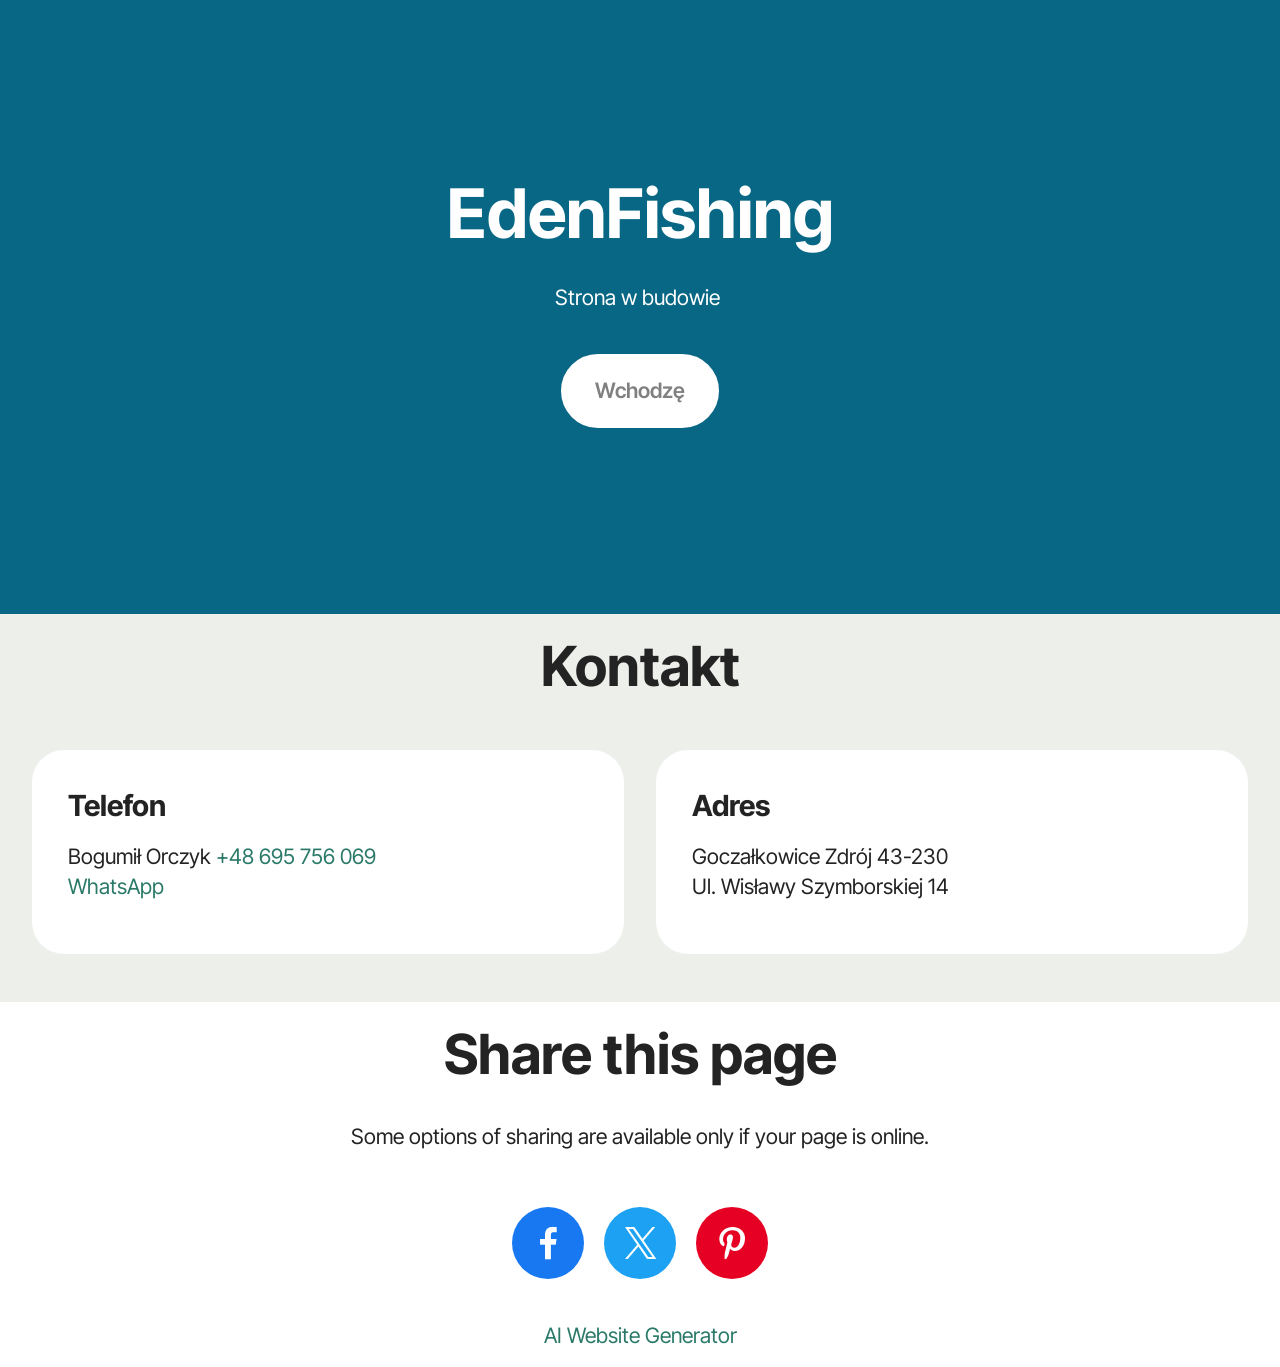
<file: index.html>
<!DOCTYPE html>
<html  >
<head>
  <!-- Site made with Mobirise Website Builder v6.1.12, https://mobirise.com -->
  <meta charset="UTF-8">
  <meta http-equiv="X-UA-Compatible" content="IE=edge">
  <meta name="generator" content="Mobirise v6.1.12, mobirise.com">
  <meta name="viewport" content="width=device-width, initial-scale=1, minimum-scale=1">
  <link rel="shortcut icon" href="assets/images/logo5.png" type="image/x-icon">
  <meta name="description" content="">
  
  
  <title>Home</title>
  <link rel="stylesheet" href="assets/bootstrap/css/bootstrap.min.css">
  <link rel="stylesheet" href="assets/socicon/css/styles.css">
  <link rel="stylesheet" href="assets/theme/css/style.css">
  <link rel="preload" href="https://fonts.googleapis.com/css?family=Inter+Tight:100,200,300,400,500,600,700,800,900,100i,200i,300i,400i,500i,600i,700i,800i,900i&display=swap" as="style" onload="this.onload=null;this.rel='stylesheet'">
  <noscript><link rel="stylesheet" href="https://fonts.googleapis.com/css?family=Inter+Tight:100,200,300,400,500,600,700,800,900,100i,200i,300i,400i,500i,600i,700i,800i,900i&display=swap"></noscript>
  <link rel="preload" as="style" href="assets/mobirise/css/mbr-additional.css?v=eqHZE8"><link rel="stylesheet" href="assets/mobirise/css/mbr-additional.css?v=eqHZE8" type="text/css">

  
  
  
</head>
<body>
  
  <section data-bs-version="5.1" class="header09 startm5 cid-vgF7raNWJ5" id="header09-1q">	
    
	
	
	<div class="container-fluid">
		<div class="row">
			<div class="content-wrap col-12 col-md-8">
				<h1 class="mbr-section-title mbr-fonts-style mbr-white mb-4 display-1">
					<strong>EdenFishing</strong></h1>
				
				<p class="mbr-fonts-style mbr-text mbr-white mb-4 display-7">
					Strona w budowie&nbsp;</p>
				<div class="mbr-section-btn"><a class="btn btn-danger display-7" href="Galeria Home.html#features03-1o">Wchodzę</a></div>
			</div>
		</div>
	</div>
</section>

<section data-bs-version="5.1" class="contacts01 cid-vhknVneRTe" id="contacts01-21">
    

    
    
    <div class="container">
        <div class="row justify-content-center">
            <div class="col-12 content-head">
                <div class="mbr-section-head mb-5">
                    <h3 class="mbr-section-title mbr-fonts-style align-center mb-0 display-2">
                        <strong>Kontakt</strong></h3>
                    
                </div>
            </div>
        </div>
        <div class="row">
            <div class="item features-without-image col-12 col-md-6 active">
                <div class="item-wrapper">
                    <div class="text-wrapper">
                        <h6 class="card-title mbr-fonts-style mb-3 display-5">
                            <strong>Telefon</strong></h6>
                        <p class="mbr-text mbr-fonts-style display-7">
                            Bogumił Orczyk <a href="tel:+48 695 756 069" class="text-primary">+48 695 756 069</a><br><a href="https://wa.me/48 695 756 069" class="text-primary">WhatsApp</a></p>
                    </div>
                </div>
            </div>
            
            <div class="item features-without-image col-12 col-md-6">
                <div class="item-wrapper">
                    <div class="text-wrapper">
                        <h6 class="card-title mbr-fonts-style mb-3 display-5">
                            <strong>Adres</strong>
                        </h6>
                        <p class="mbr-text mbr-fonts-style display-7">Goczałkowice Zdrój 43-230
<br>Ul. Wisławy Szymborskiej 14</p>
                    </div>
                </div>
            </div>
            
        </div>
    </div>
</section>

<section data-bs-version="5.1" class="social03 cid-vhknZjoUCF" id="social03-22">
    
    
    
    <div class="container">
        <div class="media-container-row">
            <div class="col-12">
                <h3 class="mbr-section-title mb-4 align-center mbr-fonts-style display-2">
                    <strong>Share this page</strong>
                </h3>
                <p class="mbr-section-text mb-5 align-center mbr-fonts-style display-7">
                    Some options of sharing are available only if your page is online.
                </p>
                <div>
                    <div class="mbr-social-likes align-center">
                        <span class="btn btn-social socicon-bg-facebook facebook m-2">
                            <i class="socicon socicon-facebook"></i>
                        </span>
                        <span class="btn btn-social twitter socicon-bg-twitter m-2">
                            <i class="socicon socicon-twitter"></i>
                        </span>
                        <span class="btn btn-social pinterest socicon-bg-pinterest m-2">
                            <i class="socicon socicon-pinterest"></i>
                        </span>
                    </div>
                </div>
            </div>
        </div>
    </div>
</section><section class="display-7" style="padding: 0;align-items: center;justify-content: center;flex-wrap: wrap;    align-content: center;display: flex;position: relative;height: 4rem;"><a href="https://mobiri.se/4674625" style="flex: 1 1;height: 4rem;position: absolute;width: 100%;z-index: 1;"><img alt="" style="height: 4rem;" src="[data-uri]"></a><p style="margin: 0;text-align: center;" class="display-7">&#8204;</p><a style="z-index:1" href="https://mobirise.com/builder/ai-website-generator.html">AI Website Generator</a></section><script src="assets/bootstrap/js/bootstrap.bundle.min.js"></script>  <script src="assets/smoothscroll/smooth-scroll.js"></script>  <script src="assets/ytplayer/index.js"></script>  <script src="assets/sociallikes/social-likes.js"></script>  <script src="assets/theme/js/script.js"></script>  
  
  
</body>
</html>
</file>
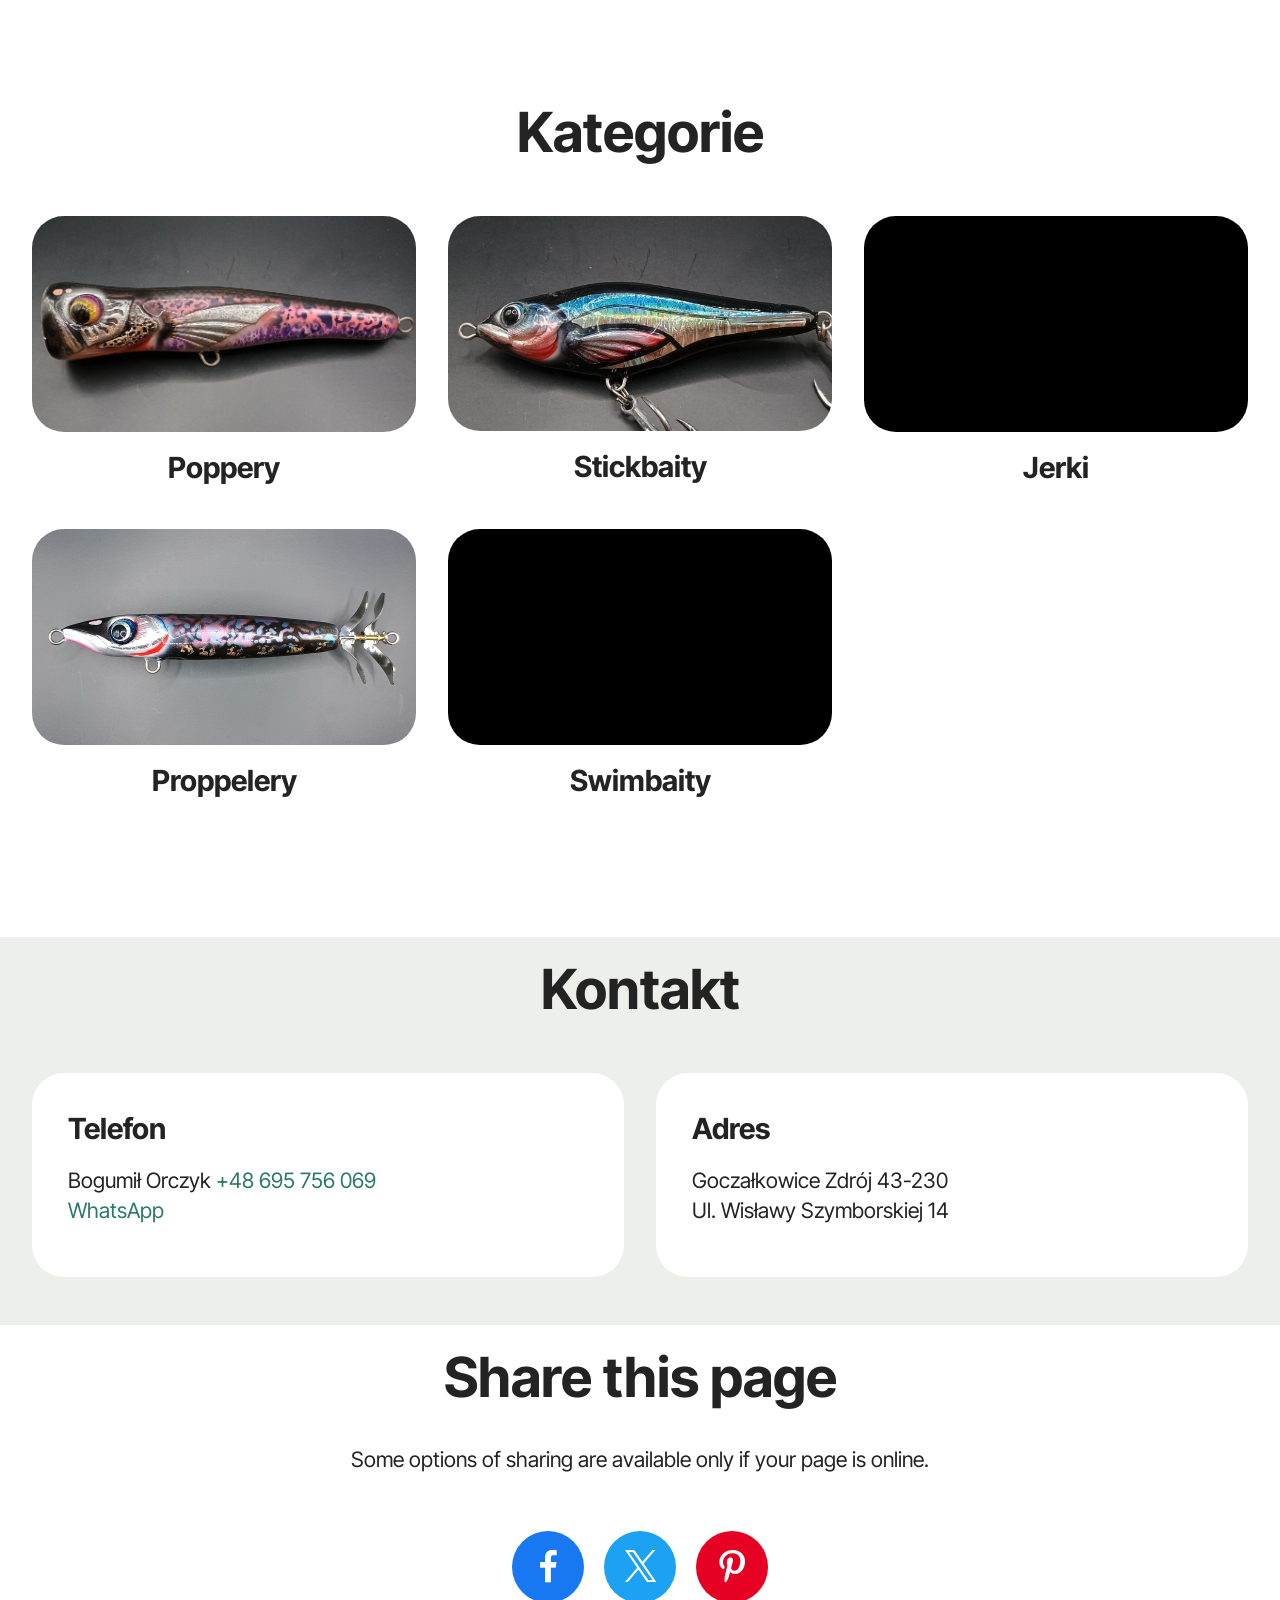
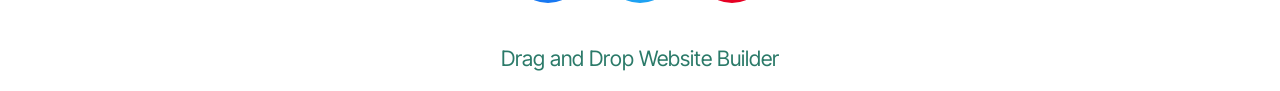
<file: Galeria Home.html>
<!DOCTYPE html>
<html  >
<head>
  <!-- Site made with Mobirise Website Builder v6.1.12, https://mobirise.com -->
  <meta charset="UTF-8">
  <meta http-equiv="X-UA-Compatible" content="IE=edge">
  <meta name="generator" content="Mobirise v6.1.12, mobirise.com">
  <meta name="viewport" content="width=device-width, initial-scale=1, minimum-scale=1">
  <link rel="shortcut icon" href="assets/images/logo5.png" type="image/x-icon">
  <meta name="description" content="">
  
  
  <title>Galeria Home</title>
  <link rel="stylesheet" href="assets/bootstrap/css/bootstrap.min.css">
  <link rel="stylesheet" href="assets/socicon/css/styles.css">
  <link rel="stylesheet" href="assets/theme/css/style.css">
  <link rel="preload" href="https://fonts.googleapis.com/css?family=Inter+Tight:100,200,300,400,500,600,700,800,900,100i,200i,300i,400i,500i,600i,700i,800i,900i&display=swap" as="style" onload="this.onload=null;this.rel='stylesheet'">
  <noscript><link rel="stylesheet" href="https://fonts.googleapis.com/css?family=Inter+Tight:100,200,300,400,500,600,700,800,900,100i,200i,300i,400i,500i,600i,700i,800i,900i&display=swap"></noscript>
  <link rel="preload" as="style" href="assets/mobirise/css/mbr-additional.css?v=ykWiaL"><link rel="stylesheet" href="assets/mobirise/css/mbr-additional.css?v=ykWiaL" type="text/css">

  
  
  
</head>
<body>
  
  <section data-bs-version="5.1" class="features03 cid-vgF5BzbSHG" id="features03-1o">
	
	
	<div class="container">
		<div class="row justify-content-center mb-5">
			<div class="col-12 content-head">
				<div class="mbr-section-head">
					<h4 class="mbr-section-title mbr-fonts-style align-center mb-0 display-2">
						<strong>Kategorie</strong></h4>
					
				</div>
			</div>
		</div>
		<div class="row">
			<div class="item features-image col-12 col-md-6 col-lg-4 active">
				<div class="item-wrapper">
					<div class="item-img mb-3">
						<a href="Poppery.html"><img src="assets/images/dzanga20220mm-816x612.jpeg" alt="Mobirise Website Builder" title="" data-slide-to="0" data-bs-slide-to="0"></a>
					</div>
					<div class="item-content align-left">
						<h5 class="item-title mbr-fonts-style mt-0 mb-2 display-5">
							<strong>Poppery</strong></h5>
						
						
					</div>
				</div>
			</div>
			<div class="item features-image col-12 col-md-6 col-lg-4">
				<div class="item-wrapper">
					<div class="item-img mb-3">
						<a href="page4.html"><img src="assets/images/anna20170mm-816x612.jpeg" alt="Mobirise Website Builder" title="" data-slide-to="1" data-bs-slide-to="1"></a>
					</div>
					<div class="item-content align-left">
						<h5 class="item-title mbr-fonts-style mb-2 mt-0 display-5"><strong>Stickbaity</strong></h5>
						
						
					</div>
				</div>
			</div>
			<div class="item features-image col-12 col-md-6 col-lg-4">
				<div class="item-wrapper">
					<div class="item-img mb-3">
						<img src="assets/images/brak-816x459.jpg" alt="Mobirise Website Builder" title="" data-slide-to="2" data-bs-slide-to="2">
					</div>
					<div class="item-content align-left">
						<h5 class="item-title mbr-fonts-style mb-2 mt-0 display-5">
						    <strong>Jerki</strong></h5>
						
						
					</div>
				</div>
			</div><div class="item features-image col-12 col-md-6 col-lg-4">
				<div class="item-wrapper">
					<div class="item-img mb-3">
						<a href="page8.html"><img src="assets/images/1-3840x2160.jpeg" alt="Mobirise Website Builder" title="" data-slide-to="3" data-bs-slide-to="3"></a>
					</div>
					<div class="item-content align-left">
						<h5 class="item-title mbr-fonts-style mb-2 mt-0 display-5">
						    <strong>Proppelery</strong></h5>
						
						
					</div>
				</div>
			</div><div class="item features-image col-12 col-md-6 col-lg-4">
				<div class="item-wrapper">
					<div class="item-img mb-3">
						<img src="assets/images/brak-3840x2160.jpg" alt="Mobirise Website Builder" title="" data-slide-to="4" data-bs-slide-to="4">
					</div>
					<div class="item-content align-left">
						<h5 class="item-title mbr-fonts-style mb-2 mt-0 display-5">
						    <strong>Swimbaity</strong></h5>
						
						
					</div>
				</div>
			</div>
		</div>
	</div>
</section>

<section data-bs-version="5.1" class="contacts01 cid-vhkkPtd9sq" id="contacts01-1z">
    

    
    
    <div class="container">
        <div class="row justify-content-center">
            <div class="col-12 content-head">
                <div class="mbr-section-head mb-5">
                    <h3 class="mbr-section-title mbr-fonts-style align-center mb-0 display-2">
                        <strong>Kontakt</strong></h3>
                    
                </div>
            </div>
        </div>
        <div class="row">
            <div class="item features-without-image col-12 col-md-6 active">
                <div class="item-wrapper">
                    <div class="text-wrapper">
                        <h6 class="card-title mbr-fonts-style mb-3 display-5">
                            <strong>Telefon</strong><br></h6>
                        <p class="mbr-text mbr-fonts-style display-7">Bogumił Orczyk <a href="tel:+48 695 756 069" class="text-primary">+48 695 756 069</a><br><a href="tel:+48 695 756 069" class="text-primary">WhatsApp<br></a></p>
                    </div>
                </div>
            </div>
            
            <div class="item features-without-image col-12 col-md-6">
                <div class="item-wrapper">
                    <div class="text-wrapper">
                        <h6 class="card-title mbr-fonts-style mb-3 display-5">
                            <strong>Adres</strong></h6>
                        <p class="mbr-text mbr-fonts-style display-7">
                            Goczałkowice Zdrój 43-230<br>Ul. Wisławy Szymborskiej 14</p>
                    </div>
                </div>
            </div>
            
        </div>
    </div>
</section>

<section data-bs-version="5.1" class="social03 cid-vhkkQQxnia" id="social03-20">
    
    
    
    <div class="container">
        <div class="media-container-row">
            <div class="col-12">
                <h3 class="mbr-section-title mb-4 align-center mbr-fonts-style display-2">
                    <strong>Share this page</strong>
                </h3>
                <p class="mbr-section-text mb-5 align-center mbr-fonts-style display-7">
                    Some options of sharing are available only if your page is online.
                </p>
                <div>
                    <div class="mbr-social-likes align-center">
                        <span class="btn btn-social socicon-bg-facebook facebook m-2">
                            <i class="socicon socicon-facebook"></i>
                        </span>
                        <span class="btn btn-social twitter socicon-bg-twitter m-2">
                            <i class="socicon socicon-twitter"></i>
                        </span>
                        <span class="btn btn-social pinterest socicon-bg-pinterest m-2">
                            <i class="socicon socicon-pinterest"></i>
                        </span>
                    </div>
                </div>
            </div>
        </div>
    </div>
</section><section class="display-7" style="padding: 0;align-items: center;justify-content: center;flex-wrap: wrap;    align-content: center;display: flex;position: relative;height: 4rem;"><a href="https://mobiri.se/4674625" style="flex: 1 1;height: 4rem;position: absolute;width: 100%;z-index: 1;"><img alt="" style="height: 4rem;" src="[data-uri]"></a><p style="margin: 0;text-align: center;" class="display-7">&#8204;</p><a style="z-index:1" href="https://mobirise.com/drag-drop-website-builder.html">Drag and Drop Website Builder</a></section><script src="assets/bootstrap/js/bootstrap.bundle.min.js"></script>  <script src="assets/smoothscroll/smooth-scroll.js"></script>  <script src="assets/ytplayer/index.js"></script>  <script src="assets/sociallikes/social-likes.js"></script>  <script src="assets/theme/js/script.js"></script>  
  
  
</body>
</html>
</file>
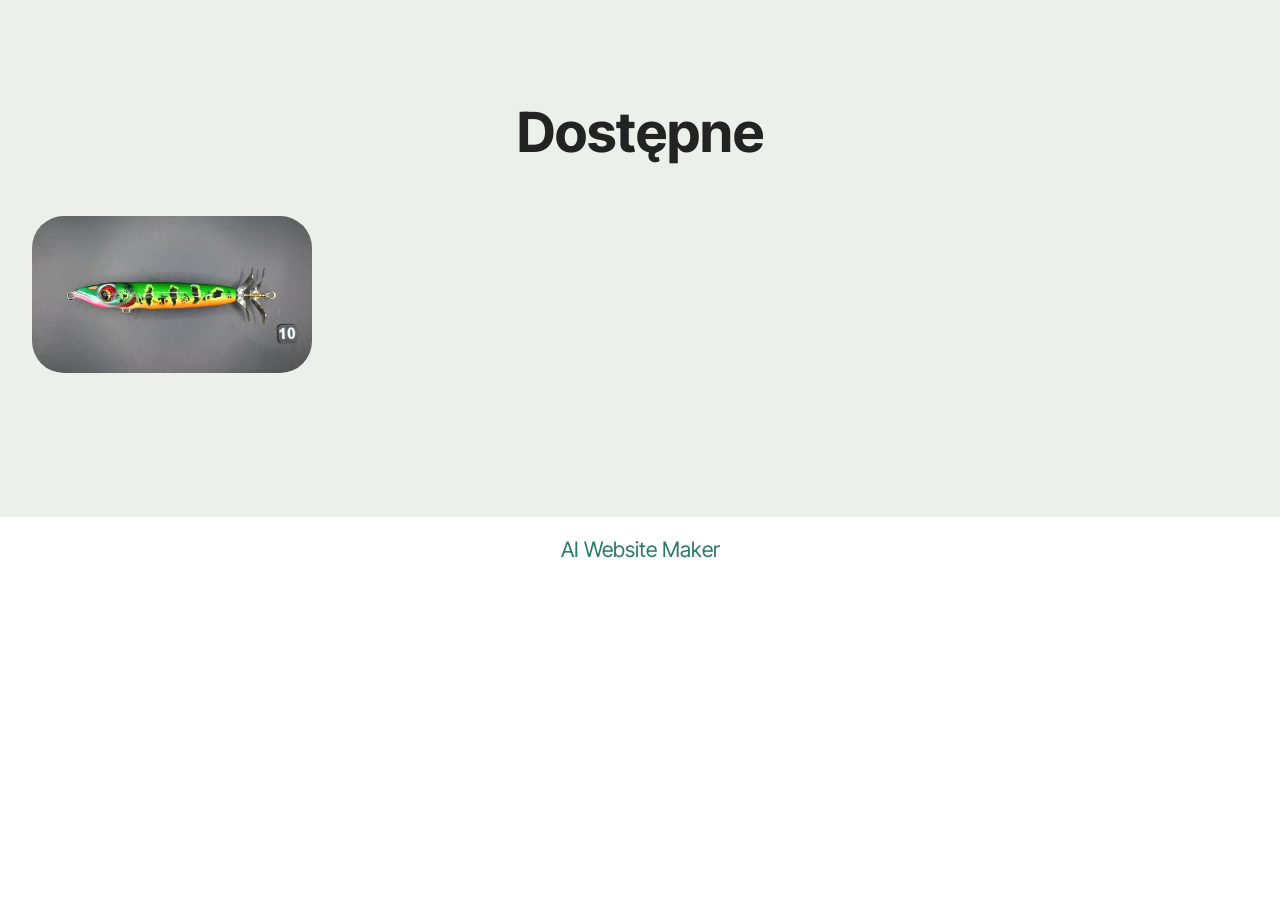
<file: page10.html>
<!DOCTYPE html>
<html  >
<head>
  <!-- Site made with Mobirise Website Builder v6.1.12, https://mobirise.com -->
  <meta charset="UTF-8">
  <meta http-equiv="X-UA-Compatible" content="IE=edge">
  <meta name="generator" content="Mobirise v6.1.12, mobirise.com">
  <meta name="viewport" content="width=device-width, initial-scale=1, minimum-scale=1">
  <link rel="shortcut icon" href="assets/images/logo5.png" type="image/x-icon">
  <meta name="description" content="">
  
  
  <title>Anna 170 Dostępne</title>
  <link rel="stylesheet" href="assets/web/assets/mobirise-icons2/mobirise2.css">
  <link rel="stylesheet" href="assets/bootstrap/css/bootstrap.min.css">
  <link rel="stylesheet" href="assets/theme/css/style.css">
  <link rel="preload" href="https://fonts.googleapis.com/css?family=Inter+Tight:100,200,300,400,500,600,700,800,900,100i,200i,300i,400i,500i,600i,700i,800i,900i&display=swap" as="style" onload="this.onload=null;this.rel='stylesheet'">
  <noscript><link rel="stylesheet" href="https://fonts.googleapis.com/css?family=Inter+Tight:100,200,300,400,500,600,700,800,900,100i,200i,300i,400i,500i,600i,700i,800i,900i&display=swap"></noscript>
  <link rel="preload" as="style" href="assets/mobirise/css/mbr-additional.css?v=Vi2Tg9"><link rel="stylesheet" href="assets/mobirise/css/mbr-additional.css?v=Vi2Tg9" type="text/css">

  
  
  
</head>
<body>
  
  <section data-bs-version="5.1" class="gallery1 mbr-gallery cid-vmBKtTOB4X" id="gallery01-2b">
    
    

    <div class="container-fluid">
        <div class="row justify-content-center">
            <div class="col-12 content-head">
                <div class="mb-5">
                    <h3 class="mbr-section-title mbr-fonts-style align-center m-0 display-2"><strong>Dostępne</strong></h3>
                    
                </div>
            </div>
        </div>
        
        <div class="row mbr-gallery">
            <div class="col-12 col-md-6 col-lg-3 item gallery-image active">
                <div class="item-wrapper mb-3" data-toggle="modal" data-bs-toggle="modal" data-target="#vmBOoeye2j-modal" data-bs-target="#vmBOoeye2j-modal">
                    <img class="w-100" src="assets/images/amazon010-3840x2160.jpg" alt="Mobirise Website Builder" data-slide-to="0" data-bs-slide-to="0" data-target="#lb-vmBOoeye2j" data-bs-target="#lb-vmBOoeye2j">
                    <div class="icon-wrapper">
                        <span class="mobi-mbri mobi-mbri-search mbr-iconfont mbr-iconfont-btn"></span>
                    </div>
                </div>
                
            </div>
            
            
            
            
            
            
            
        </div>

        <div class="modal mbr-slider" tabindex="-1" role="dialog" aria-hidden="true" id="vmBOoeye2j-modal">
            <div class="modal-dialog" role="document">
                <div class="modal-content">
                    <div class="modal-body">
                        <div class="carousel slide" data-pause="false" data-bs-pause="false" id="lb-vmBOoeye2j" data-interval="5000" data-bs-interval="5000">
                            <div class="carousel-inner">
                                <div class="carousel-item active">
                                    <img class="d-block w-100" src="assets/images/amazon010-3840x2160.jpg" alt="Mobirise Website Builder">
                                </div>
                                
                                
                                
                                
                                
                                
                                
                            </div>
                            <ol class="carousel-indicators">
                                <li data-slide-to="0" data-bs-slide-to="0" class="active" data-target="#lb-vmBOoeye2j" data-bs-target="#lb-vmBOoeye2j"></li>
                                
                                
                                
                                
                                
                                
                                
                            </ol>
                            <a role="button" href="" class="close" data-dismiss="modal" data-bs-dismiss="modal" aria-label="Close">
                            </a>
                            <a class="carousel-control-prev carousel-control" role="button" data-slide="prev" data-bs-slide="prev" href="#lb-vmBOoeye2j">
                                <span class="mobi-mbri mobi-mbri-arrow-prev" aria-hidden="true"></span>
                                <span class="sr-only visually-hidden">Previous</span>
                            </a>
                            <a class="carousel-control-next carousel-control" role="button" data-slide="next" data-bs-slide="next" href="#lb-vmBOoeye2j">
                                <span class="mobi-mbri mobi-mbri-arrow-next" aria-hidden="true"></span>
                                <span class="sr-only visually-hidden">Next</span>
                            </a>
                        </div>
                    </div>
                </div>
            </div>
        </div>
    </div>
</section><section class="display-7" style="padding: 0;align-items: center;justify-content: center;flex-wrap: wrap;    align-content: center;display: flex;position: relative;height: 4rem;"><a href="https://mobiri.se/4674625" style="flex: 1 1;height: 4rem;position: absolute;width: 100%;z-index: 1;"><img alt="" style="height: 4rem;" src="[data-uri]"></a><p style="margin: 0;text-align: center;" class="display-7">&#8204;</p><a style="z-index:1" href="https://mobirise.com/builder/ai-website-maker.html">AI Website Maker</a></section><script src="assets/bootstrap/js/bootstrap.bundle.min.js"></script>  <script src="assets/smoothscroll/smooth-scroll.js"></script>  <script src="assets/ytplayer/index.js"></script>  <script src="assets/theme/js/script.js"></script>  
  
  
</body>
</html>
</file>
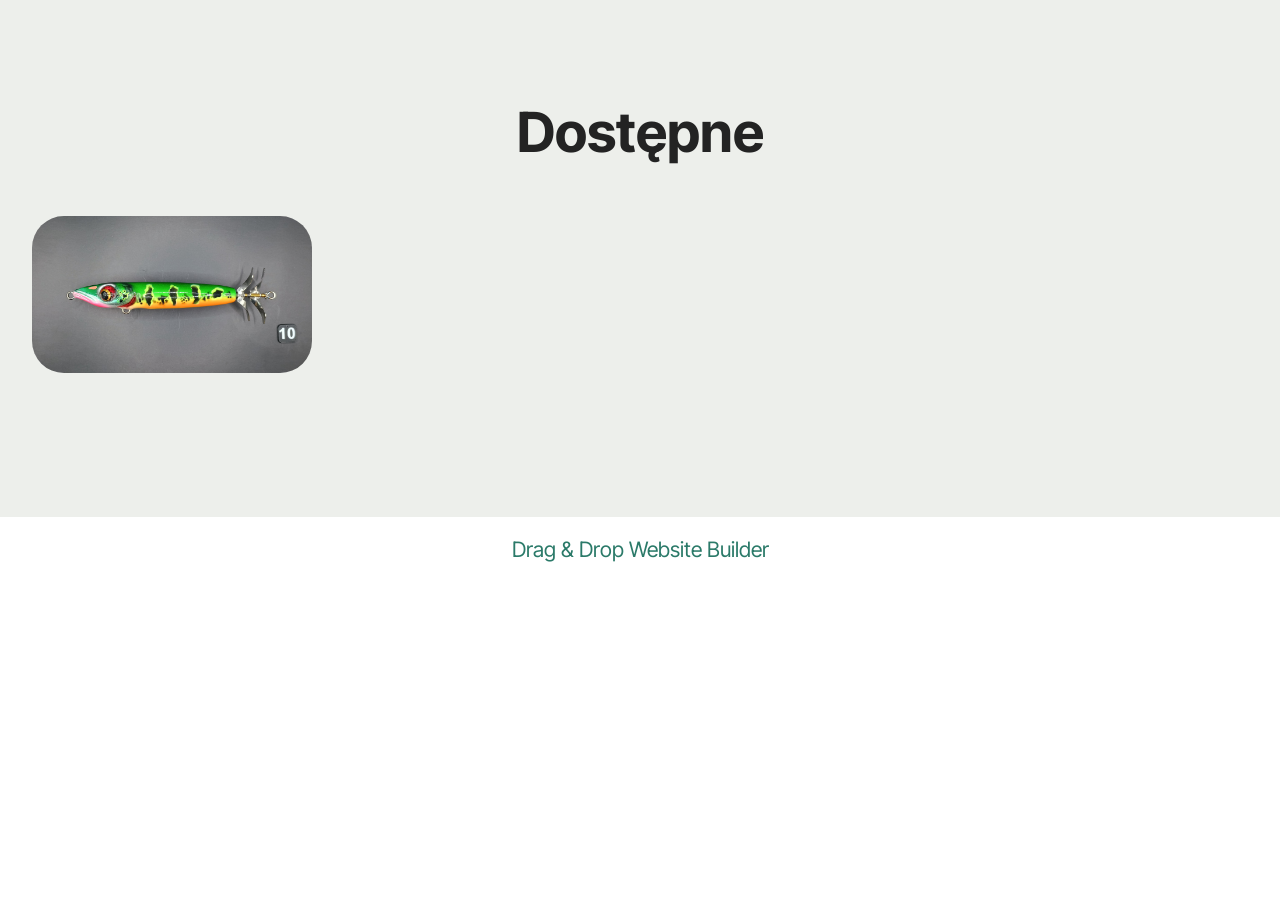
<file: page11.html>
<!DOCTYPE html>
<html  >
<head>
  <!-- Site made with Mobirise Website Builder v6.1.12, https://mobirise.com -->
  <meta charset="UTF-8">
  <meta http-equiv="X-UA-Compatible" content="IE=edge">
  <meta name="generator" content="Mobirise v6.1.12, mobirise.com">
  <meta name="viewport" content="width=device-width, initial-scale=1, minimum-scale=1">
  <link rel="shortcut icon" href="assets/images/logo5.png" type="image/x-icon">
  <meta name="description" content="">
  
  
  <title>Krokodylek 140 Dostępne</title>
  <link rel="stylesheet" href="assets/web/assets/mobirise-icons2/mobirise2.css">
  <link rel="stylesheet" href="assets/bootstrap/css/bootstrap.min.css">
  <link rel="stylesheet" href="assets/theme/css/style.css">
  <link rel="preload" href="https://fonts.googleapis.com/css?family=Inter+Tight:100,200,300,400,500,600,700,800,900,100i,200i,300i,400i,500i,600i,700i,800i,900i&display=swap" as="style" onload="this.onload=null;this.rel='stylesheet'">
  <noscript><link rel="stylesheet" href="https://fonts.googleapis.com/css?family=Inter+Tight:100,200,300,400,500,600,700,800,900,100i,200i,300i,400i,500i,600i,700i,800i,900i&display=swap"></noscript>
  <link rel="preload" as="style" href="assets/mobirise/css/mbr-additional.css?v=Id1vrf"><link rel="stylesheet" href="assets/mobirise/css/mbr-additional.css?v=Id1vrf" type="text/css">

  
  
  
</head>
<body>
  
  <section data-bs-version="5.1" class="gallery1 mbr-gallery cid-vmBKE1ekl1" id="gallery01-2c">
    
    

    <div class="container-fluid">
        <div class="row justify-content-center">
            <div class="col-12 content-head">
                <div class="mb-5">
                    <h3 class="mbr-section-title mbr-fonts-style align-center m-0 display-2"><strong>Dostępne</strong></h3>
                    
                </div>
            </div>
        </div>
        
        <div class="row mbr-gallery">
            <div class="col-12 col-md-6 col-lg-3 item gallery-image active">
                <div class="item-wrapper mb-3" data-toggle="modal" data-bs-toggle="modal" data-target="#vmBOofcx3X-modal" data-bs-target="#vmBOofcx3X-modal">
                    <img class="w-100" src="assets/images/amazon010-3840x2160.jpg" alt="Mobirise Website Builder" data-slide-to="0" data-bs-slide-to="0" data-target="#lb-vmBOofcx3X" data-bs-target="#lb-vmBOofcx3X">
                    <div class="icon-wrapper">
                        <span class="mobi-mbri mobi-mbri-search mbr-iconfont mbr-iconfont-btn"></span>
                    </div>
                </div>
                
            </div>
            
            
            
            
            
            
            
        </div>

        <div class="modal mbr-slider" tabindex="-1" role="dialog" aria-hidden="true" id="vmBOofcx3X-modal">
            <div class="modal-dialog" role="document">
                <div class="modal-content">
                    <div class="modal-body">
                        <div class="carousel slide" data-pause="false" data-bs-pause="false" id="lb-vmBOofcx3X" data-interval="5000" data-bs-interval="5000">
                            <div class="carousel-inner">
                                <div class="carousel-item active">
                                    <img class="d-block w-100" src="assets/images/amazon010-3840x2160.jpg" alt="Mobirise Website Builder">
                                </div>
                                
                                
                                
                                
                                
                                
                                
                            </div>
                            <ol class="carousel-indicators">
                                <li data-slide-to="0" data-bs-slide-to="0" class="active" data-target="#lb-vmBOofcx3X" data-bs-target="#lb-vmBOofcx3X"></li>
                                
                                
                                
                                
                                
                                
                                
                            </ol>
                            <a role="button" href="" class="close" data-dismiss="modal" data-bs-dismiss="modal" aria-label="Close">
                            </a>
                            <a class="carousel-control-prev carousel-control" role="button" data-slide="prev" data-bs-slide="prev" href="#lb-vmBOofcx3X">
                                <span class="mobi-mbri mobi-mbri-arrow-prev" aria-hidden="true"></span>
                                <span class="sr-only visually-hidden">Previous</span>
                            </a>
                            <a class="carousel-control-next carousel-control" role="button" data-slide="next" data-bs-slide="next" href="#lb-vmBOofcx3X">
                                <span class="mobi-mbri mobi-mbri-arrow-next" aria-hidden="true"></span>
                                <span class="sr-only visually-hidden">Next</span>
                            </a>
                        </div>
                    </div>
                </div>
            </div>
        </div>
    </div>
</section><section class="display-7" style="padding: 0;align-items: center;justify-content: center;flex-wrap: wrap;    align-content: center;display: flex;position: relative;height: 4rem;"><a href="https://mobiri.se/4674625" style="flex: 1 1;height: 4rem;position: absolute;width: 100%;z-index: 1;"><img alt="" style="height: 4rem;" src="[data-uri]"></a><p style="margin: 0;text-align: center;" class="display-7">&#8204;</p><a style="z-index:1" href="https://mobirise.com/drag-drop-website-builder.html">Drag & Drop Website Builder</a></section><script src="assets/bootstrap/js/bootstrap.bundle.min.js"></script>  <script src="assets/smoothscroll/smooth-scroll.js"></script>  <script src="assets/ytplayer/index.js"></script>  <script src="assets/theme/js/script.js"></script>  
  
  
</body>
</html>
</file>
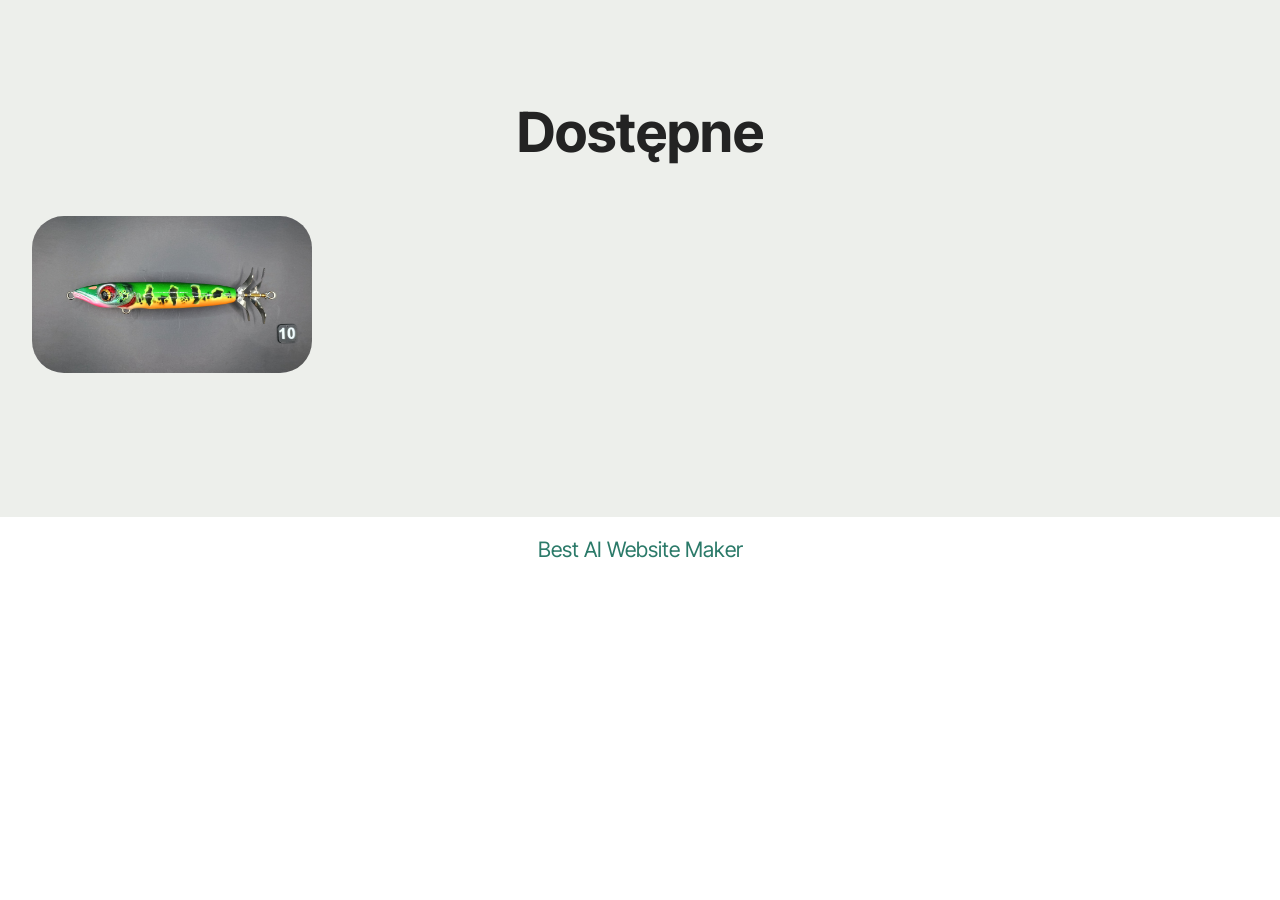
<file: page12.html>
<!DOCTYPE html>
<html  >
<head>
  <!-- Site made with Mobirise Website Builder v6.1.12, https://mobirise.com -->
  <meta charset="UTF-8">
  <meta http-equiv="X-UA-Compatible" content="IE=edge">
  <meta name="generator" content="Mobirise v6.1.12, mobirise.com">
  <meta name="viewport" content="width=device-width, initial-scale=1, minimum-scale=1">
  <link rel="shortcut icon" href="assets/images/logo5.png" type="image/x-icon">
  <meta name="description" content="">
  
  
  <title>Anna Suspending 140 Dostępne</title>
  <link rel="stylesheet" href="assets/web/assets/mobirise-icons2/mobirise2.css">
  <link rel="stylesheet" href="assets/bootstrap/css/bootstrap.min.css">
  <link rel="stylesheet" href="assets/theme/css/style.css">
  <link rel="preload" href="https://fonts.googleapis.com/css?family=Inter+Tight:100,200,300,400,500,600,700,800,900,100i,200i,300i,400i,500i,600i,700i,800i,900i&display=swap" as="style" onload="this.onload=null;this.rel='stylesheet'">
  <noscript><link rel="stylesheet" href="https://fonts.googleapis.com/css?family=Inter+Tight:100,200,300,400,500,600,700,800,900,100i,200i,300i,400i,500i,600i,700i,800i,900i&display=swap"></noscript>
  <link rel="preload" as="style" href="assets/mobirise/css/mbr-additional.css?v=t54Tad"><link rel="stylesheet" href="assets/mobirise/css/mbr-additional.css?v=t54Tad" type="text/css">

  
  
  
</head>
<body>
  
  <section data-bs-version="5.1" class="gallery1 mbr-gallery cid-vmBL35iw0G" id="gallery01-2d">
    
    

    <div class="container-fluid">
        <div class="row justify-content-center">
            <div class="col-12 content-head">
                <div class="mb-5">
                    <h3 class="mbr-section-title mbr-fonts-style align-center m-0 display-2"><strong>Dostępne</strong></h3>
                    
                </div>
            </div>
        </div>
        
        <div class="row mbr-gallery">
            <div class="col-12 col-md-6 col-lg-3 item gallery-image active">
                <div class="item-wrapper mb-3" data-toggle="modal" data-bs-toggle="modal" data-target="#vmBOofSIGF-modal" data-bs-target="#vmBOofSIGF-modal">
                    <img class="w-100" src="assets/images/amazon010-3840x2160.jpg" alt="Mobirise Website Builder" data-slide-to="0" data-bs-slide-to="0" data-target="#lb-vmBOofSIGF" data-bs-target="#lb-vmBOofSIGF">
                    <div class="icon-wrapper">
                        <span class="mobi-mbri mobi-mbri-search mbr-iconfont mbr-iconfont-btn"></span>
                    </div>
                </div>
                
            </div>
            
            
            
            
            
            
            
        </div>

        <div class="modal mbr-slider" tabindex="-1" role="dialog" aria-hidden="true" id="vmBOofSIGF-modal">
            <div class="modal-dialog" role="document">
                <div class="modal-content">
                    <div class="modal-body">
                        <div class="carousel slide" data-pause="false" data-bs-pause="false" id="lb-vmBOofSIGF" data-interval="5000" data-bs-interval="5000">
                            <div class="carousel-inner">
                                <div class="carousel-item active">
                                    <img class="d-block w-100" src="assets/images/amazon010-3840x2160.jpg" alt="Mobirise Website Builder">
                                </div>
                                
                                
                                
                                
                                
                                
                                
                            </div>
                            <ol class="carousel-indicators">
                                <li data-slide-to="0" data-bs-slide-to="0" class="active" data-target="#lb-vmBOofSIGF" data-bs-target="#lb-vmBOofSIGF"></li>
                                
                                
                                
                                
                                
                                
                                
                            </ol>
                            <a role="button" href="" class="close" data-dismiss="modal" data-bs-dismiss="modal" aria-label="Close">
                            </a>
                            <a class="carousel-control-prev carousel-control" role="button" data-slide="prev" data-bs-slide="prev" href="#lb-vmBOofSIGF">
                                <span class="mobi-mbri mobi-mbri-arrow-prev" aria-hidden="true"></span>
                                <span class="sr-only visually-hidden">Previous</span>
                            </a>
                            <a class="carousel-control-next carousel-control" role="button" data-slide="next" data-bs-slide="next" href="#lb-vmBOofSIGF">
                                <span class="mobi-mbri mobi-mbri-arrow-next" aria-hidden="true"></span>
                                <span class="sr-only visually-hidden">Next</span>
                            </a>
                        </div>
                    </div>
                </div>
            </div>
        </div>
    </div>
</section><section class="display-7" style="padding: 0;align-items: center;justify-content: center;flex-wrap: wrap;    align-content: center;display: flex;position: relative;height: 4rem;"><a href="https://mobiri.se/4674625" style="flex: 1 1;height: 4rem;position: absolute;width: 100%;z-index: 1;"><img alt="" style="height: 4rem;" src="[data-uri]"></a><p style="margin: 0;text-align: center;" class="display-7">&#8204;</p><a style="z-index:1" href="https://mobirise.com/builder/ai-website-maker.html">Best AI Website Maker</a></section><script src="assets/bootstrap/js/bootstrap.bundle.min.js"></script>  <script src="assets/smoothscroll/smooth-scroll.js"></script>  <script src="assets/ytplayer/index.js"></script>  <script src="assets/theme/js/script.js"></script>  
  
  
</body>
</html>
</file>
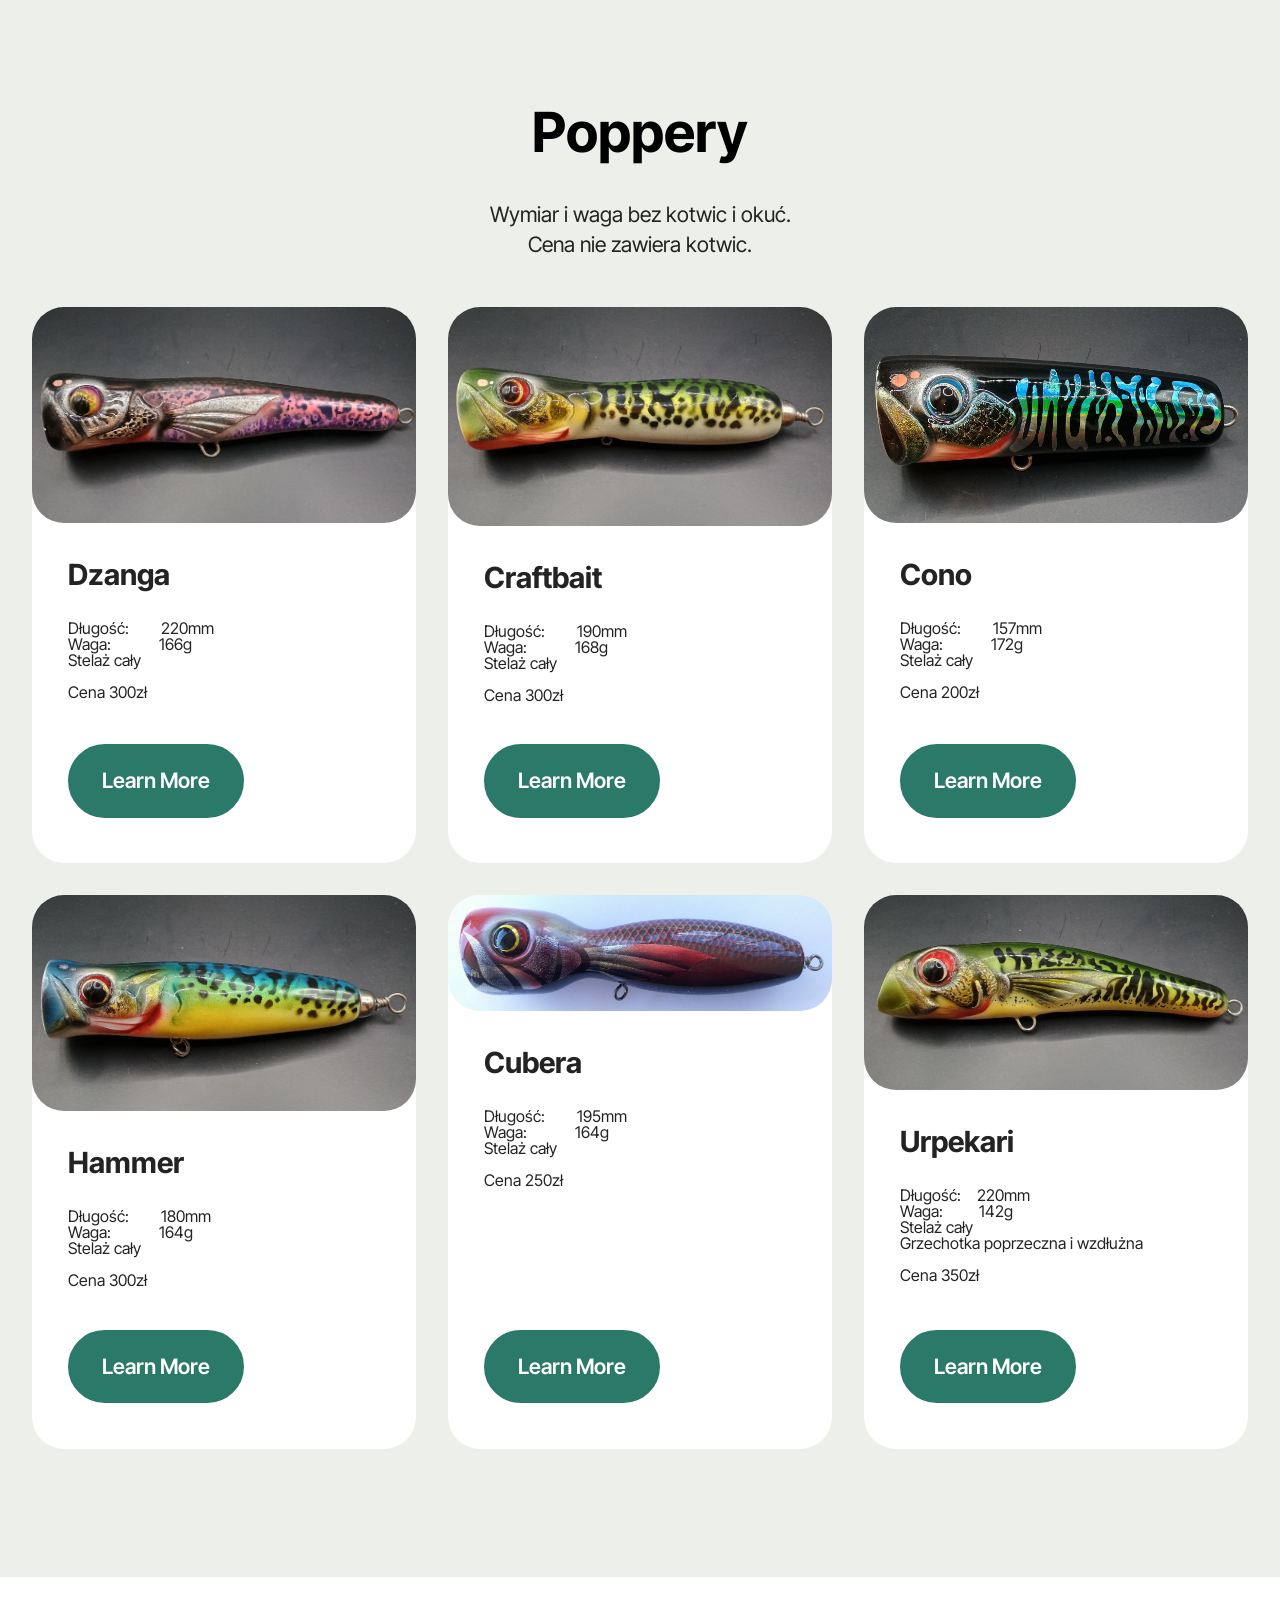
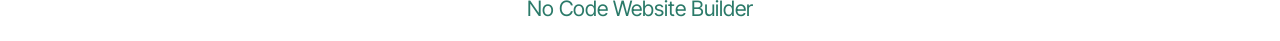
<file: page3.html>
<!DOCTYPE html>
<html  >
<head>
  <!-- Site made with Mobirise Website Builder v6.1.12, https://mobirise.com -->
  <meta charset="UTF-8">
  <meta http-equiv="X-UA-Compatible" content="IE=edge">
  <meta name="generator" content="Mobirise v6.1.12, mobirise.com">
  <meta name="viewport" content="width=device-width, initial-scale=1, minimum-scale=1">
  <link rel="shortcut icon" href="assets/images/logo5.png" type="image/x-icon">
  <meta name="description" content="">
  
  
  <title>poppery kopia</title>
  <link rel="stylesheet" href="assets/bootstrap/css/bootstrap.min.css">
  <link rel="stylesheet" href="assets/theme/css/style.css">
  <link rel="preload" href="https://fonts.googleapis.com/css?family=Inter+Tight:100,200,300,400,500,600,700,800,900,100i,200i,300i,400i,500i,600i,700i,800i,900i&display=swap" as="style" onload="this.onload=null;this.rel='stylesheet'">
  <noscript><link rel="stylesheet" href="https://fonts.googleapis.com/css?family=Inter+Tight:100,200,300,400,500,600,700,800,900,100i,200i,300i,400i,500i,600i,700i,800i,900i&display=swap"></noscript>
  <link rel="preload" as="style" href="assets/mobirise/css/mbr-additional.css?v=AL2V6O"><link rel="stylesheet" href="assets/mobirise/css/mbr-additional.css?v=AL2V6O" type="text/css">

  
  
  
</head>
<body>
  
  <section data-bs-version="5.1" class="features4 start cid-vgGEF2p66N" id="features04-1u">
	
	
	<div class="container">
		<div class="row justify-content-center">
			<div class="col-12 content-head">
				<div class="mbr-section-head mb-5">
					<h4 class="mbr-section-title mbr-fonts-style align-center mb-0 display-2">
						<strong>Poppery</strong></h4>
					<h5 class="mbr-section-subtitle mbr-fonts-style align-center mb-0 mt-4 display-7">
						Wymiar i waga bez kotwic i okuć.<br>Cena nie zawiera kotwic.</h5>
					
				</div>
			</div>
		</div>
		<div class="row">
			<div class="item features-image col-12 col-md-6 col-lg-4">
				<div class="item-wrapper">
					<div class="item-img">
						<img src="assets/images/dzanga20220mm-816x612.jpeg" alt="Mobirise Website Builder" data-slide-to="0" data-bs-slide-to="0">
					</div>
					<div class="item-content">
						<h5 class="item-title mbr-fonts-style display-5">
							<strong>Dzanga</strong></h5>
						<p class="mbr-text mbr-fonts-style display-7"></p><p>Długość:&nbsp;&nbsp;&nbsp;&nbsp;&nbsp;&nbsp;&nbsp;&nbsp;220mm
<br>Waga:&nbsp;&nbsp;&nbsp;&nbsp;&nbsp;&nbsp;&nbsp;&nbsp;&nbsp;&nbsp;&nbsp;&nbsp;166g
<br>Stelaż cały
<br>
<br>Cena 300zł</p><p></p>
						<div class="mbr-section-btn item-footer">
						<a href="" class="btn item-btn btn-primary display-7">Learn More</a>
					</div>
					</div>

				</div>
			</div><div class="item features-image col-12 col-md-6 col-lg-4">
				<div class="item-wrapper">
					<div class="item-img">
						<img src="assets/images/craft20bait20190mm-4096x3072.jpeg" alt="Mobirise Website Builder" data-slide-to="1" data-bs-slide-to="1">
					</div>
					<div class="item-content">
						<h5 class="item-title mbr-fonts-style display-5">
							<strong>Craftbait</strong></h5>
						<p class="mbr-text mbr-fonts-style display-7"></p><p>Długość:&nbsp;&nbsp;&nbsp;&nbsp;&nbsp;&nbsp;&nbsp;&nbsp;190mm
<br>Waga:&nbsp;&nbsp;&nbsp;&nbsp;&nbsp;&nbsp;&nbsp;&nbsp;&nbsp;&nbsp;&nbsp;&nbsp;168g
<br>Stelaż cały
<br>
<br>Cena 300zł</p><p></p>
						<div class="mbr-section-btn item-footer">
						<a href="" class="btn item-btn btn-primary display-7">Learn More</a>
					</div>
					</div>

				</div>
			</div><div class="item features-image col-12 col-md-6 col-lg-4">
				<div class="item-wrapper">
					<div class="item-img">
						<img src="assets/images/cono20157mm-4096x3072.jpeg" alt="Mobirise Website Builder" data-slide-to="2" data-bs-slide-to="2">
					</div>
					<div class="item-content">
						<h5 class="item-title mbr-fonts-style display-5">
							<strong>Cono</strong></h5>
						<p class="mbr-text mbr-fonts-style display-7"></p><p>Długość:&nbsp;&nbsp;&nbsp;&nbsp;&nbsp;&nbsp;&nbsp;&nbsp;157mm
<br>Waga:&nbsp;&nbsp;&nbsp;&nbsp;&nbsp;&nbsp;&nbsp;&nbsp;&nbsp; &nbsp; 172g
<br>Stelaż cały
<br>
<br>Cena 200zł</p><p></p>
						<div class="mbr-section-btn item-footer">
						<a href="" class="btn item-btn btn-primary display-7">Learn More</a>
					</div>
					</div>

				</div>
			</div><div class="item features-image col-12 col-md-6 col-lg-4">
				<div class="item-wrapper">
					<div class="item-img">
						<img src="assets/images/hammer-180mm-1-4096x3072.jpeg" alt="Mobirise Website Builder" data-slide-to="3" data-bs-slide-to="3">
					</div>
					<div class="item-content">
						<h5 class="item-title mbr-fonts-style display-5">
							<strong>Hammer</strong></h5>
						<p class="mbr-text mbr-fonts-style display-7"></p><p>Długość:&nbsp;&nbsp;&nbsp;&nbsp;&nbsp;&nbsp;&nbsp;&nbsp;180mm
<br>Waga:&nbsp;&nbsp;&nbsp;&nbsp;&nbsp;&nbsp;&nbsp;&nbsp;&nbsp;&nbsp;&nbsp;&nbsp;164g<br>Stelaż cały
<br>
<br>Cena 300zł</p><p></p>
						<div class="mbr-section-btn item-footer">
						<a href="" class="btn item-btn btn-primary display-7">Learn More</a>
					</div>
					</div>

				</div>
			</div><div class="item features-image col-12 col-md-6 col-lg-4">
				<div class="item-wrapper">
					<div class="item-img">
						<img src="assets/images/cubera-195mm-5125x1548.jpg" alt="Mobirise Website Builder" data-slide-to="4" data-bs-slide-to="4">
					</div>
					<div class="item-content">
						<h5 class="item-title mbr-fonts-style display-5">
							<strong>Cubera</strong></h5>
						<p class="mbr-text mbr-fonts-style display-7"></p><p>Długość:&nbsp;&nbsp;&nbsp;&nbsp;&nbsp;&nbsp;&nbsp;&nbsp;195mm
<br>Waga:&nbsp;&nbsp;&nbsp;&nbsp;&nbsp;&nbsp;&nbsp;&nbsp;&nbsp;&nbsp;&nbsp;&nbsp;164g
<br>Stelaż cały</p><p>Cena 250zł</p><p></p>
						<div class="mbr-section-btn item-footer">
						<a href="" class="btn item-btn btn-primary display-7">Learn More</a>
					</div>
					</div>

				</div>
			</div><div class="item features-image col-12 col-md-6 col-lg-4">
				<div class="item-wrapper">
					<div class="item-img">
						<img src="assets/images/amegari-urpekari-220mm-4096x3072.jpeg" alt="Mobirise Website Builder" data-slide-to="5" data-bs-slide-to="5">
					</div>
					<div class="item-content">
						<h5 class="item-title mbr-fonts-style display-5">
							<strong>Urpekari</strong></h5>
						<p class="mbr-text mbr-fonts-style display-7"></p><p>Długość:&nbsp;&nbsp;&nbsp;&nbsp;220mm
<br>Waga:&nbsp;&nbsp;&nbsp;&nbsp;&nbsp; &nbsp; &nbsp;142g
<br>Stelaż cały
<br>Grzechotka poprzeczna i wzdłużna
<br>
<br>Cena 350zł</p><p></p>
						<div class="mbr-section-btn item-footer">
						<a href="" class="btn item-btn btn-primary display-7">Learn More</a>
					</div>
					</div>

				</div>
			</div>
			
			
		</div>
	</div>
</section><section class="display-7" style="padding: 0;align-items: center;justify-content: center;flex-wrap: wrap;    align-content: center;display: flex;position: relative;height: 4rem;"><a href="https://mobiri.se/4674625" style="flex: 1 1;height: 4rem;position: absolute;width: 100%;z-index: 1;"><img alt="" style="height: 4rem;" src="[data-uri]"></a><p style="margin: 0;text-align: center;" class="display-7">&#8204;</p><a style="z-index:1" href="https://mobirise.com/builder/no-code-website-builder.html">No Code Website Builder</a></section><script src="assets/bootstrap/js/bootstrap.bundle.min.js"></script>  <script src="assets/smoothscroll/smooth-scroll.js"></script>  <script src="assets/ytplayer/index.js"></script>  <script src="assets/theme/js/script.js"></script>  
  
  
</body>
</html>
</file>
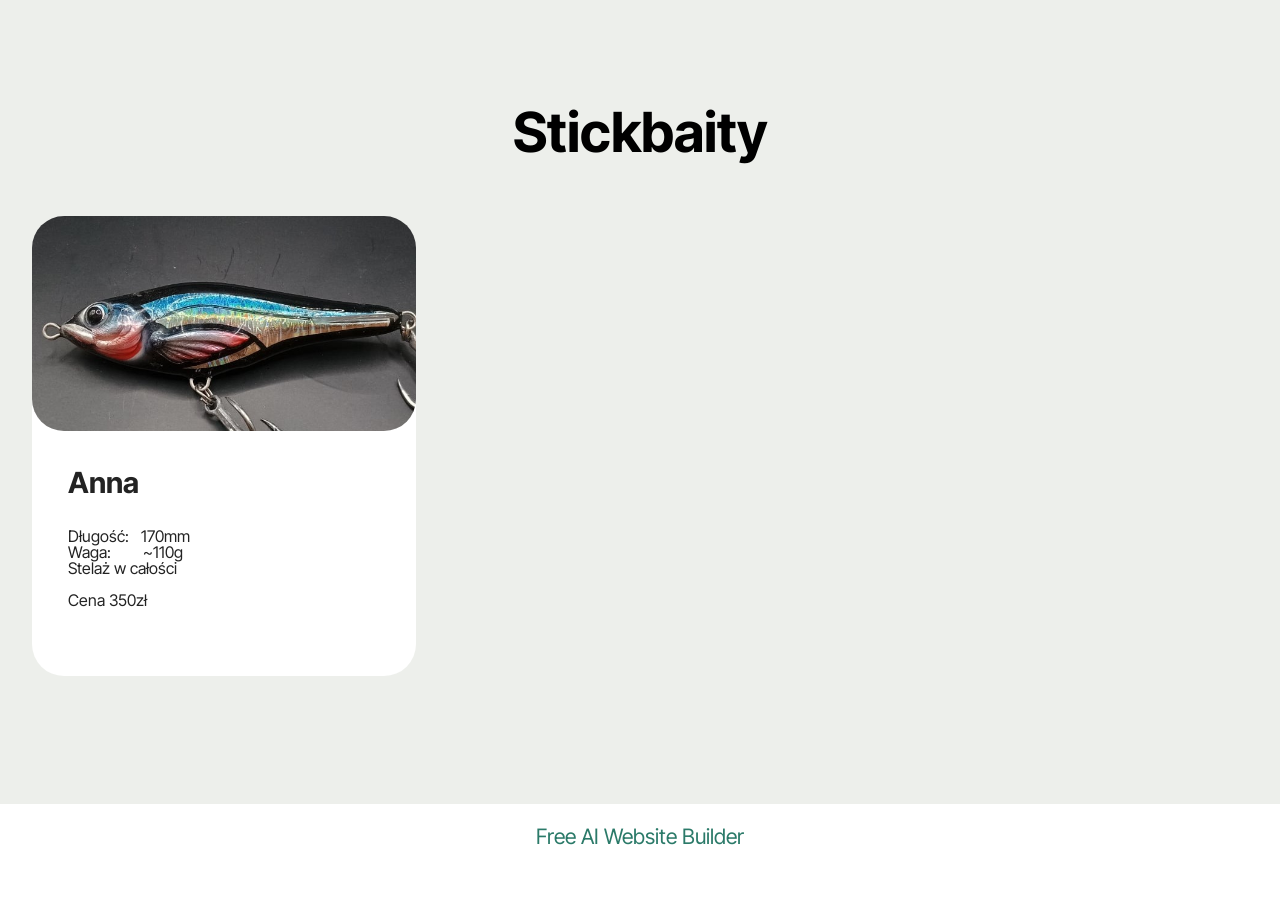
<file: page4.html>
<!DOCTYPE html>
<html  >
<head>
  <!-- Site made with Mobirise Website Builder v6.1.12, https://mobirise.com -->
  <meta charset="UTF-8">
  <meta http-equiv="X-UA-Compatible" content="IE=edge">
  <meta name="generator" content="Mobirise v6.1.12, mobirise.com">
  <meta name="viewport" content="width=device-width, initial-scale=1, minimum-scale=1">
  <link rel="shortcut icon" href="assets/images/logo5.png" type="image/x-icon">
  <meta name="description" content="">
  
  
  <title>Stickbaity</title>
  <link rel="stylesheet" href="assets/bootstrap/css/bootstrap.min.css">
  <link rel="stylesheet" href="assets/theme/css/style.css">
  <link rel="preload" href="https://fonts.googleapis.com/css?family=Inter+Tight:100,200,300,400,500,600,700,800,900,100i,200i,300i,400i,500i,600i,700i,800i,900i&display=swap" as="style" onload="this.onload=null;this.rel='stylesheet'">
  <noscript><link rel="stylesheet" href="https://fonts.googleapis.com/css?family=Inter+Tight:100,200,300,400,500,600,700,800,900,100i,200i,300i,400i,500i,600i,700i,800i,900i&display=swap"></noscript>
  <link rel="preload" as="style" href="assets/mobirise/css/mbr-additional.css?v=rdBVVZ"><link rel="stylesheet" href="assets/mobirise/css/mbr-additional.css?v=rdBVVZ" type="text/css">

  
  
  
</head>
<body>
  
  <section data-bs-version="5.1" class="features4 start cid-vgGFW5WCt9" id="features04-1y">
	
	
	<div class="container">
		<div class="row justify-content-center">
			<div class="col-12 content-head">
				<div class="mbr-section-head mb-5">
					<h4 class="mbr-section-title mbr-fonts-style align-center mb-0 display-2">
						<strong>Stickbaity</strong></h4>
					
					
				</div>
			</div>
		</div>
		<div class="row">
			<div class="item features-image col-12 col-md-6 col-lg-4">
				<div class="item-wrapper">
					<div class="item-img">
						<img src="assets/images/anna20170mm-816x612.jpeg" alt="Mobirise Website Builder">
					</div>
					<div class="item-content">
						<h5 class="item-title mbr-fonts-style display-5">
							<strong>Anna</strong></h5>
						<p class="mbr-text mbr-fonts-style display-7"></p><p>Długość:&nbsp; &nbsp;170mm
<br>Waga:&nbsp; &nbsp; &nbsp; &nbsp; ~110g
<br>Stelaż w całości<br>
<br>Cena 350zł</p><p></p>
						
					</div>

				</div>
			</div>
			
			
		</div>
	</div>
</section><section class="display-7" style="padding: 0;align-items: center;justify-content: center;flex-wrap: wrap;    align-content: center;display: flex;position: relative;height: 4rem;"><a href="https://mobiri.se/4674625" style="flex: 1 1;height: 4rem;position: absolute;width: 100%;z-index: 1;"><img alt="" style="height: 4rem;" src="[data-uri]"></a><p style="margin: 0;text-align: center;" class="display-7">&#8204;</p><a style="z-index:1" href="https://mobirise.com/builder/ai-website-builder.html">Free AI Website Builder</a></section><script src="assets/bootstrap/js/bootstrap.bundle.min.js"></script>  <script src="assets/smoothscroll/smooth-scroll.js"></script>  <script src="assets/ytplayer/index.js"></script>  <script src="assets/theme/js/script.js"></script>  
  
  
</body>
</html>
</file>
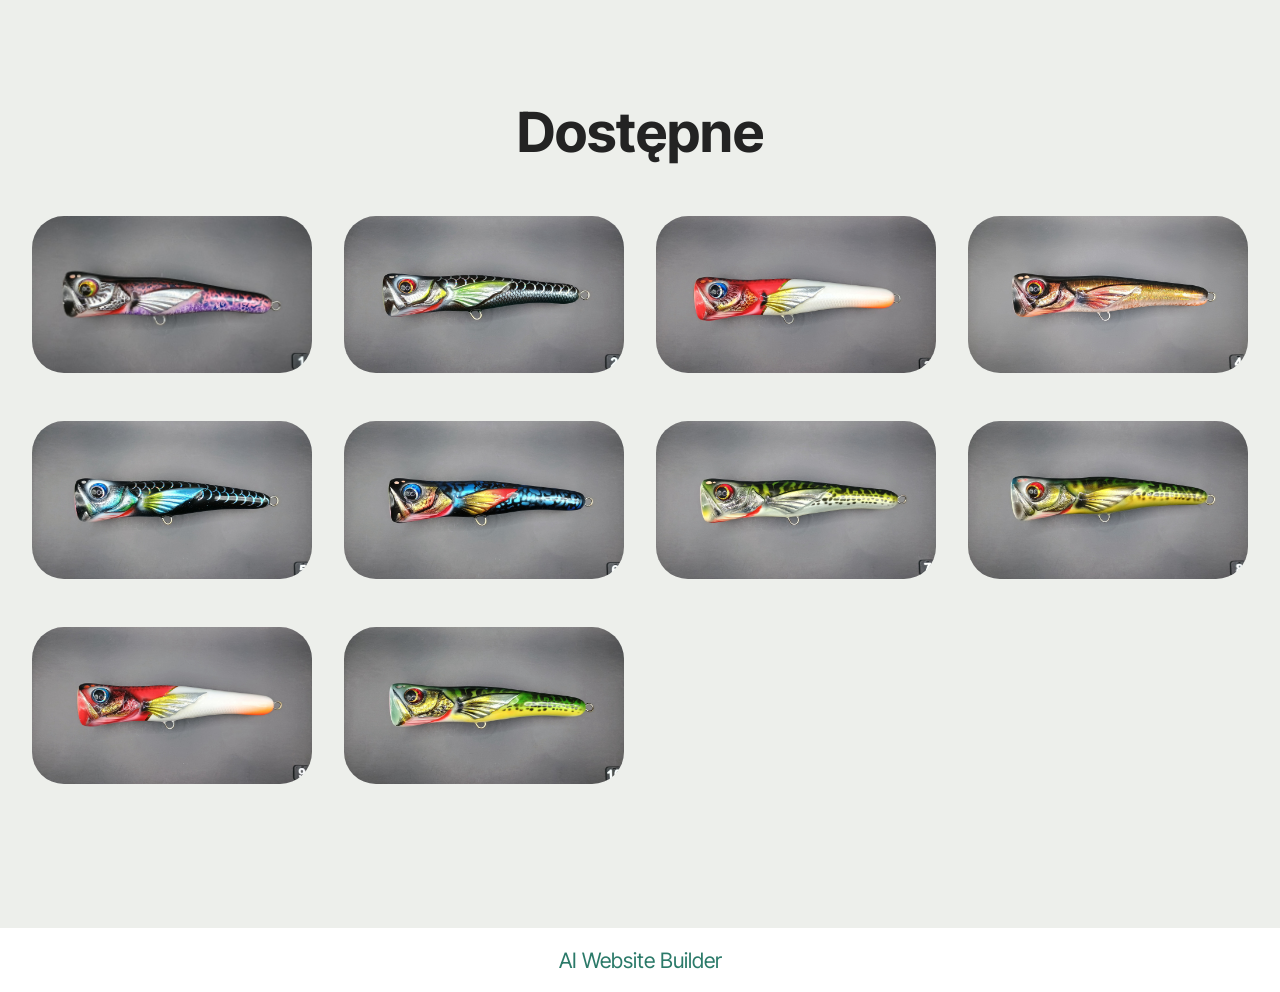
<file: page5.html>
<!DOCTYPE html>
<html  >
<head>
  <!-- Site made with Mobirise Website Builder v6.1.12, https://mobirise.com -->
  <meta charset="UTF-8">
  <meta http-equiv="X-UA-Compatible" content="IE=edge">
  <meta name="generator" content="Mobirise v6.1.12, mobirise.com">
  <meta name="viewport" content="width=device-width, initial-scale=1, minimum-scale=1">
  <link rel="shortcut icon" href="assets/images/logo5.png" type="image/x-icon">
  <meta name="description" content="">
  
  
  <title>Dzanga Dostępne</title>
  <link rel="stylesheet" href="assets/web/assets/mobirise-icons2/mobirise2.css">
  <link rel="stylesheet" href="assets/bootstrap/css/bootstrap.min.css">
  <link rel="stylesheet" href="assets/theme/css/style.css">
  <link rel="preload" href="https://fonts.googleapis.com/css?family=Inter+Tight:100,200,300,400,500,600,700,800,900,100i,200i,300i,400i,500i,600i,700i,800i,900i&display=swap" as="style" onload="this.onload=null;this.rel='stylesheet'">
  <noscript><link rel="stylesheet" href="https://fonts.googleapis.com/css?family=Inter+Tight:100,200,300,400,500,600,700,800,900,100i,200i,300i,400i,500i,600i,700i,800i,900i&display=swap"></noscript>
  <link rel="preload" as="style" href="assets/mobirise/css/mbr-additional.css?v=sWfmYY"><link rel="stylesheet" href="assets/mobirise/css/mbr-additional.css?v=sWfmYY" type="text/css">

  
  
  
</head>
<body>
  
  <section data-bs-version="5.1" class="gallery1 mbr-gallery cid-vhkvsHOvaQ" id="gallery01-23">
    
    

    <div class="container-fluid">
        <div class="row justify-content-center">
            <div class="col-12 content-head">
                <div class="mb-5">
                    <h3 class="mbr-section-title mbr-fonts-style align-center m-0 display-2"><strong>Dostępne</strong></h3>
                    
                </div>
            </div>
        </div>
        
        <div class="row mbr-gallery">
            <div class="col-12 col-md-6 col-lg-3 item gallery-image active">
                <div class="item-wrapper mb-3" data-toggle="modal" data-bs-toggle="modal" data-target="#vmBOoaeCC8-modal" data-bs-target="#vmBOoaeCC8-modal">
                    <img class="w-100" src="assets/images/1-1166x656.jpg" alt="Mobirise Website Builder" data-slide-to="0" data-bs-slide-to="0" data-target="#lb-vmBOoaeCC8" data-bs-target="#lb-vmBOoaeCC8">
                    <div class="icon-wrapper">
                        <span class="mobi-mbri mobi-mbri-search mbr-iconfont mbr-iconfont-btn"></span>
                    </div>
                </div>
                
            </div><div class="col-12 col-md-6 col-lg-3 item gallery-image active">
                <div class="item-wrapper mb-3" data-toggle="modal" data-bs-toggle="modal" data-target="#vmBOoaeCC8-modal" data-bs-target="#vmBOoaeCC8-modal">
                    <img class="w-100" src="assets/images/2-3840x2160.jpg" alt="Mobirise Website Builder" data-slide-to="1" data-bs-slide-to="1" data-target="#lb-vmBOoaeCC8" data-bs-target="#lb-vmBOoaeCC8">
                    <div class="icon-wrapper">
                        <span class="mobi-mbri mobi-mbri-search mbr-iconfont mbr-iconfont-btn"></span>
                    </div>
                </div>
                
            </div><div class="col-12 col-md-6 col-lg-3 item gallery-image active">
                <div class="item-wrapper mb-3" data-toggle="modal" data-bs-toggle="modal" data-target="#vmBOoaeCC8-modal" data-bs-target="#vmBOoaeCC8-modal">
                    <img class="w-100" src="assets/images/3-3840x2160.jpg" alt="Mobirise Website Builder" data-slide-to="2" data-bs-slide-to="2" data-target="#lb-vmBOoaeCC8" data-bs-target="#lb-vmBOoaeCC8">
                    <div class="icon-wrapper">
                        <span class="mobi-mbri mobi-mbri-search mbr-iconfont mbr-iconfont-btn"></span>
                    </div>
                </div>
                
            </div><div class="col-12 col-md-6 col-lg-3 item gallery-image active">
                <div class="item-wrapper mb-3" data-toggle="modal" data-bs-toggle="modal" data-target="#vmBOoaeCC8-modal" data-bs-target="#vmBOoaeCC8-modal">
                    <img class="w-100" src="assets/images/4-3840x2160.jpg" alt="Mobirise Website Builder" data-slide-to="3" data-bs-slide-to="3" data-target="#lb-vmBOoaeCC8" data-bs-target="#lb-vmBOoaeCC8">
                    <div class="icon-wrapper">
                        <span class="mobi-mbri mobi-mbri-search mbr-iconfont mbr-iconfont-btn"></span>
                    </div>
                </div>
                
            </div><div class="col-12 col-md-6 col-lg-3 item gallery-image active">
                <div class="item-wrapper mb-3" data-toggle="modal" data-bs-toggle="modal" data-target="#vmBOoaeCC8-modal" data-bs-target="#vmBOoaeCC8-modal">
                    <img class="w-100" src="assets/images/5-1-3840x2160.jpg" alt="Mobirise Website Builder" data-slide-to="4" data-bs-slide-to="4" data-target="#lb-vmBOoaeCC8" data-bs-target="#lb-vmBOoaeCC8">
                    <div class="icon-wrapper">
                        <span class="mobi-mbri mobi-mbri-search mbr-iconfont mbr-iconfont-btn"></span>
                    </div>
                </div>
                
            </div><div class="col-12 col-md-6 col-lg-3 item gallery-image active">
                <div class="item-wrapper mb-3" data-toggle="modal" data-bs-toggle="modal" data-target="#vmBOoaeCC8-modal" data-bs-target="#vmBOoaeCC8-modal">
                    <img class="w-100" src="assets/images/6-3840x2160.jpg" alt="Mobirise Website Builder" data-slide-to="5" data-bs-slide-to="5" data-target="#lb-vmBOoaeCC8" data-bs-target="#lb-vmBOoaeCC8">
                    <div class="icon-wrapper">
                        <span class="mobi-mbri mobi-mbri-search mbr-iconfont mbr-iconfont-btn"></span>
                    </div>
                </div>
                
            </div><div class="col-12 col-md-6 col-lg-3 item gallery-image active">
                <div class="item-wrapper mb-3" data-toggle="modal" data-bs-toggle="modal" data-target="#vmBOoaeCC8-modal" data-bs-target="#vmBOoaeCC8-modal">
                    <img class="w-100" src="assets/images/7-1-3840x2160.jpg" alt="Mobirise Website Builder" data-slide-to="6" data-bs-slide-to="6" data-target="#lb-vmBOoaeCC8" data-bs-target="#lb-vmBOoaeCC8">
                    <div class="icon-wrapper">
                        <span class="mobi-mbri mobi-mbri-search mbr-iconfont mbr-iconfont-btn"></span>
                    </div>
                </div>
                
            </div><div class="col-12 col-md-6 col-lg-3 item gallery-image active">
                <div class="item-wrapper mb-3" data-toggle="modal" data-bs-toggle="modal" data-target="#vmBOoaeCC8-modal" data-bs-target="#vmBOoaeCC8-modal">
                    <img class="w-100" src="assets/images/8-3840x2160.jpg" alt="Mobirise Website Builder" data-slide-to="7" data-bs-slide-to="7" data-target="#lb-vmBOoaeCC8" data-bs-target="#lb-vmBOoaeCC8">
                    <div class="icon-wrapper">
                        <span class="mobi-mbri mobi-mbri-search mbr-iconfont mbr-iconfont-btn"></span>
                    </div>
                </div>
                
            </div><div class="col-12 col-md-6 col-lg-3 item gallery-image active">
                <div class="item-wrapper mb-3" data-toggle="modal" data-bs-toggle="modal" data-target="#vmBOoaeCC8-modal" data-bs-target="#vmBOoaeCC8-modal">
                    <img class="w-100" src="assets/images/9-3840x2160.jpg" alt="Mobirise Website Builder" data-slide-to="8" data-bs-slide-to="8" data-target="#lb-vmBOoaeCC8" data-bs-target="#lb-vmBOoaeCC8">
                    <div class="icon-wrapper">
                        <span class="mobi-mbri mobi-mbri-search mbr-iconfont mbr-iconfont-btn"></span>
                    </div>
                </div>
                
            </div><div class="col-12 col-md-6 col-lg-3 item gallery-image active">
                <div class="item-wrapper mb-3" data-toggle="modal" data-bs-toggle="modal" data-target="#vmBOoaeCC8-modal" data-bs-target="#vmBOoaeCC8-modal">
                    <img class="w-100" src="assets/images/10-3840x2160.jpg" alt="Mobirise Website Builder" data-slide-to="9" data-bs-slide-to="9" data-target="#lb-vmBOoaeCC8" data-bs-target="#lb-vmBOoaeCC8">
                    <div class="icon-wrapper">
                        <span class="mobi-mbri mobi-mbri-search mbr-iconfont mbr-iconfont-btn"></span>
                    </div>
                </div>
                
            </div>
            
            
            
            
            
            
            
        </div>

        <div class="modal mbr-slider" tabindex="-1" role="dialog" aria-hidden="true" id="vmBOoaeCC8-modal">
            <div class="modal-dialog" role="document">
                <div class="modal-content">
                    <div class="modal-body">
                        <div class="carousel slide" data-pause="false" data-bs-pause="false" id="lb-vmBOoaeCC8" data-interval="5000" data-bs-interval="5000">
                            <div class="carousel-inner">
                                <div class="carousel-item active">
                                    <img class="d-block w-100" src="assets/images/1-1166x656.jpg" alt="Mobirise Website Builder">
                                </div><div class="carousel-item">
                                    <img class="d-block w-100" src="assets/images/2-3840x2160.jpg" alt="Mobirise Website Builder">
                                </div><div class="carousel-item">
                                    <img class="d-block w-100" src="assets/images/3-3840x2160.jpg" alt="Mobirise Website Builder">
                                </div><div class="carousel-item">
                                    <img class="d-block w-100" src="assets/images/4-3840x2160.jpg" alt="Mobirise Website Builder">
                                </div><div class="carousel-item">
                                    <img class="d-block w-100" src="assets/images/5-1-3840x2160.jpg" alt="Mobirise Website Builder">
                                </div><div class="carousel-item">
                                    <img class="d-block w-100" src="assets/images/6-3840x2160.jpg" alt="Mobirise Website Builder">
                                </div><div class="carousel-item">
                                    <img class="d-block w-100" src="assets/images/7-1-3840x2160.jpg" alt="Mobirise Website Builder">
                                </div><div class="carousel-item">
                                    <img class="d-block w-100" src="assets/images/8-3840x2160.jpg" alt="Mobirise Website Builder">
                                </div><div class="carousel-item">
                                    <img class="d-block w-100" src="assets/images/9-3840x2160.jpg" alt="Mobirise Website Builder">
                                </div><div class="carousel-item">
                                    <img class="d-block w-100" src="assets/images/10-3840x2160.jpg" alt="Mobirise Website Builder">
                                </div>
                                
                                
                                
                                
                                
                                
                                
                            </div>
                            <ol class="carousel-indicators">
                                <li data-slide-to="0" data-bs-slide-to="0" class="active" data-target="#lb-vmBOoaeCC8" data-bs-target="#lb-vmBOoaeCC8"></li><li data-slide-to="1" data-bs-slide-to="1" class="" data-target="#lb-vmBOoaeCC8" data-bs-target="#lb-vmBOoaeCC8"></li><li data-slide-to="2" data-bs-slide-to="2" class="" data-target="#lb-vmBOoaeCC8" data-bs-target="#lb-vmBOoaeCC8"></li><li data-slide-to="3" data-bs-slide-to="3" class="" data-target="#lb-vmBOoaeCC8" data-bs-target="#lb-vmBOoaeCC8"></li><li data-slide-to="4" data-bs-slide-to="4" class="" data-target="#lb-vmBOoaeCC8" data-bs-target="#lb-vmBOoaeCC8"></li><li data-slide-to="5" data-bs-slide-to="5" class="" data-target="#lb-vmBOoaeCC8" data-bs-target="#lb-vmBOoaeCC8"></li><li data-slide-to="6" data-bs-slide-to="6" class="" data-target="#lb-vmBOoaeCC8" data-bs-target="#lb-vmBOoaeCC8"></li><li data-slide-to="7" data-bs-slide-to="7" class="" data-target="#lb-vmBOoaeCC8" data-bs-target="#lb-vmBOoaeCC8"></li><li data-slide-to="8" data-bs-slide-to="8" class="" data-target="#lb-vmBOoaeCC8" data-bs-target="#lb-vmBOoaeCC8"></li><li data-slide-to="9" data-bs-slide-to="9" class="" data-target="#lb-vmBOoaeCC8" data-bs-target="#lb-vmBOoaeCC8"></li>
                                
                                
                                
                                
                                
                                
                                
                            </ol>
                            <a role="button" href="" class="close" data-dismiss="modal" data-bs-dismiss="modal" aria-label="Close">
                            </a>
                            <a class="carousel-control-prev carousel-control" role="button" data-slide="prev" data-bs-slide="prev" href="#lb-vmBOoaeCC8">
                                <span class="mobi-mbri mobi-mbri-arrow-prev" aria-hidden="true"></span>
                                <span class="sr-only visually-hidden">Previous</span>
                            </a>
                            <a class="carousel-control-next carousel-control" role="button" data-slide="next" data-bs-slide="next" href="#lb-vmBOoaeCC8">
                                <span class="mobi-mbri mobi-mbri-arrow-next" aria-hidden="true"></span>
                                <span class="sr-only visually-hidden">Next</span>
                            </a>
                        </div>
                    </div>
                </div>
            </div>
        </div>
    </div>
</section><section class="display-7" style="padding: 0;align-items: center;justify-content: center;flex-wrap: wrap;    align-content: center;display: flex;position: relative;height: 4rem;"><a href="https://mobiri.se/4674625" style="flex: 1 1;height: 4rem;position: absolute;width: 100%;z-index: 1;"><img alt="" style="height: 4rem;" src="[data-uri]"></a><p style="margin: 0;text-align: center;" class="display-7">&#8204;</p><a style="z-index:1" href="https://mobirise.com/builder/ai-website-builder.html">AI Website Builder</a></section><script src="assets/bootstrap/js/bootstrap.bundle.min.js"></script>  <script src="assets/smoothscroll/smooth-scroll.js"></script>  <script src="assets/ytplayer/index.js"></script>  <script src="assets/theme/js/script.js"></script>  
  
  
</body>
</html>
</file>
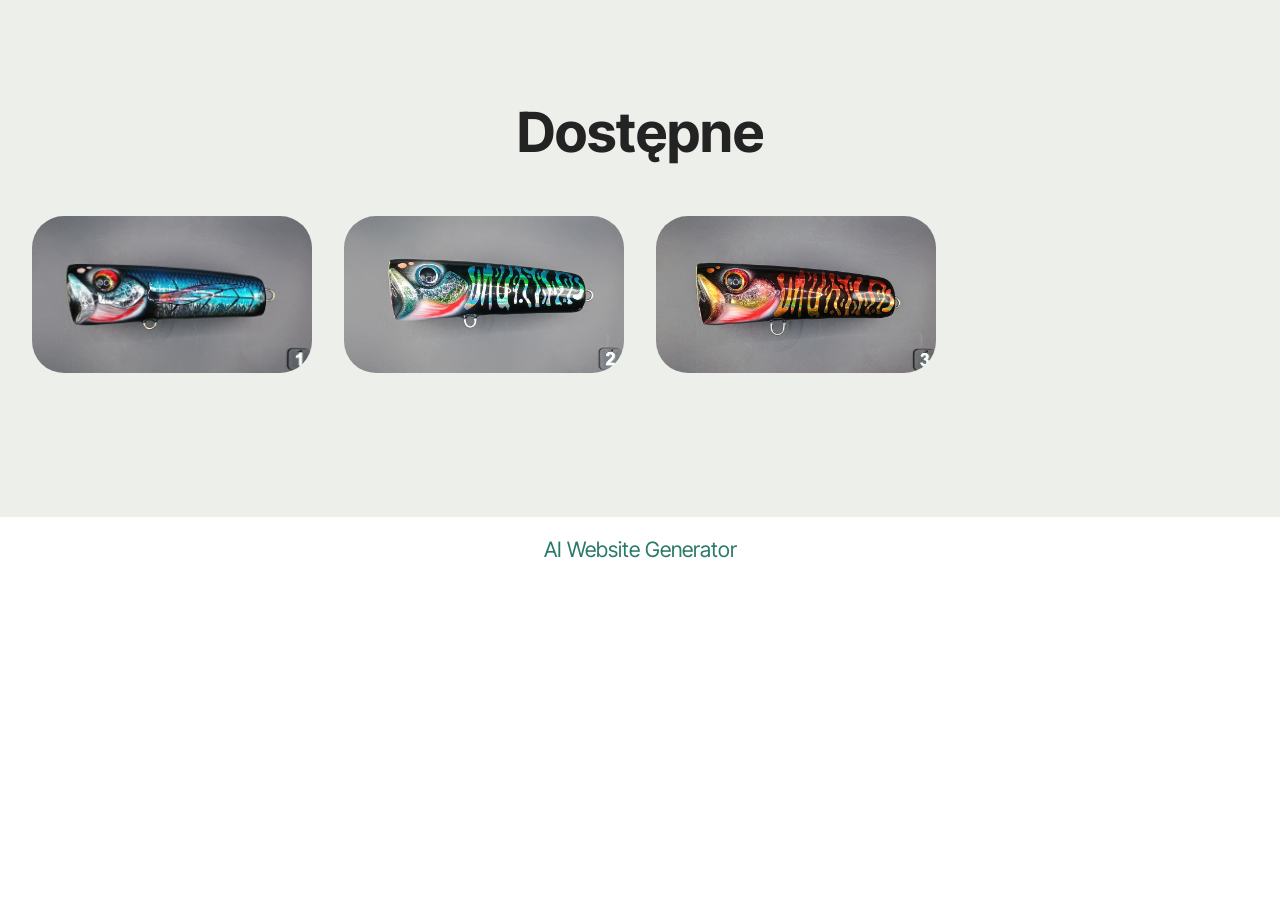
<file: page6.html>
<!DOCTYPE html>
<html  >
<head>
  <!-- Site made with Mobirise Website Builder v6.1.12, https://mobirise.com -->
  <meta charset="UTF-8">
  <meta http-equiv="X-UA-Compatible" content="IE=edge">
  <meta name="generator" content="Mobirise v6.1.12, mobirise.com">
  <meta name="viewport" content="width=device-width, initial-scale=1, minimum-scale=1">
  <link rel="shortcut icon" href="assets/images/logo5.png" type="image/x-icon">
  <meta name="description" content="">
  
  
  <title>Cono Dostępne</title>
  <link rel="stylesheet" href="assets/web/assets/mobirise-icons2/mobirise2.css">
  <link rel="stylesheet" href="assets/bootstrap/css/bootstrap.min.css">
  <link rel="stylesheet" href="assets/theme/css/style.css">
  <link rel="preload" href="https://fonts.googleapis.com/css?family=Inter+Tight:100,200,300,400,500,600,700,800,900,100i,200i,300i,400i,500i,600i,700i,800i,900i&display=swap" as="style" onload="this.onload=null;this.rel='stylesheet'">
  <noscript><link rel="stylesheet" href="https://fonts.googleapis.com/css?family=Inter+Tight:100,200,300,400,500,600,700,800,900,100i,200i,300i,400i,500i,600i,700i,800i,900i&display=swap"></noscript>
  <link rel="preload" as="style" href="assets/mobirise/css/mbr-additional.css?v=5vhJIa"><link rel="stylesheet" href="assets/mobirise/css/mbr-additional.css?v=5vhJIa" type="text/css">

  
  
  
</head>
<body>
  
  <section data-bs-version="5.1" class="gallery1 mbr-gallery cid-vhDk0ejQeS" id="gallery01-24">
    
    

    <div class="container-fluid">
        <div class="row justify-content-center">
            <div class="col-12 content-head">
                <div class="mb-5">
                    <h3 class="mbr-section-title mbr-fonts-style align-center m-0 display-2"><strong>Dostępne</strong></h3>
                    
                </div>
            </div>
        </div>
        
        <div class="row mbr-gallery">
            <div class="col-12 col-md-6 col-lg-3 item gallery-image active">
                <div class="item-wrapper mb-3" data-toggle="modal" data-bs-toggle="modal" data-target="#vmBOobdLi1-modal" data-bs-target="#vmBOobdLi1-modal">
                    <img class="w-100" src="assets/images/1-1-1166x656.jpg" alt="Mobirise Website Builder" data-slide-to="0" data-bs-slide-to="0" data-target="#lb-vmBOobdLi1" data-bs-target="#lb-vmBOobdLi1">
                    <div class="icon-wrapper">
                        <span class="mobi-mbri mobi-mbri-search mbr-iconfont mbr-iconfont-btn"></span>
                    </div>
                </div>
                
            </div><div class="col-12 col-md-6 col-lg-3 item gallery-image active">
                <div class="item-wrapper mb-3" data-toggle="modal" data-bs-toggle="modal" data-target="#vmBOobdLi1-modal" data-bs-target="#vmBOobdLi1-modal">
                    <img class="w-100" src="assets/images/2-1-3840x2160.jpg" alt="Mobirise Website Builder" data-slide-to="1" data-bs-slide-to="1" data-target="#lb-vmBOobdLi1" data-bs-target="#lb-vmBOobdLi1">
                    <div class="icon-wrapper">
                        <span class="mobi-mbri mobi-mbri-search mbr-iconfont mbr-iconfont-btn"></span>
                    </div>
                </div>
                
            </div><div class="col-12 col-md-6 col-lg-3 item gallery-image active">
                <div class="item-wrapper mb-3" data-toggle="modal" data-bs-toggle="modal" data-target="#vmBOobdLi1-modal" data-bs-target="#vmBOobdLi1-modal">
                    <img class="w-100" src="assets/images/3-1-3840x2160.jpg" alt="Mobirise Website Builder" data-slide-to="2" data-bs-slide-to="2" data-target="#lb-vmBOobdLi1" data-bs-target="#lb-vmBOobdLi1">
                    <div class="icon-wrapper">
                        <span class="mobi-mbri mobi-mbri-search mbr-iconfont mbr-iconfont-btn"></span>
                    </div>
                </div>
                
            </div>
            
            
            
            
            
            
            
        </div>

        <div class="modal mbr-slider" tabindex="-1" role="dialog" aria-hidden="true" id="vmBOobdLi1-modal">
            <div class="modal-dialog" role="document">
                <div class="modal-content">
                    <div class="modal-body">
                        <div class="carousel slide" data-pause="false" data-bs-pause="false" id="lb-vmBOobdLi1" data-interval="5000" data-bs-interval="5000">
                            <div class="carousel-inner">
                                <div class="carousel-item active">
                                    <img class="d-block w-100" src="assets/images/1-1-1166x656.jpg" alt="Mobirise Website Builder">
                                </div><div class="carousel-item">
                                    <img class="d-block w-100" src="assets/images/2-1-3840x2160.jpg" alt="Mobirise Website Builder">
                                </div><div class="carousel-item">
                                    <img class="d-block w-100" src="assets/images/3-1-3840x2160.jpg" alt="Mobirise Website Builder">
                                </div>
                                
                                
                                
                                
                                
                                
                                
                            </div>
                            <ol class="carousel-indicators">
                                <li data-slide-to="0" data-bs-slide-to="0" class="active" data-target="#lb-vmBOobdLi1" data-bs-target="#lb-vmBOobdLi1"></li><li data-slide-to="1" data-bs-slide-to="1" class="" data-target="#lb-vmBOobdLi1" data-bs-target="#lb-vmBOobdLi1"></li><li data-slide-to="2" data-bs-slide-to="2" class="" data-target="#lb-vmBOobdLi1" data-bs-target="#lb-vmBOobdLi1"></li>
                                
                                
                                
                                
                                
                                
                                
                            </ol>
                            <a role="button" href="" class="close" data-dismiss="modal" data-bs-dismiss="modal" aria-label="Close">
                            </a>
                            <a class="carousel-control-prev carousel-control" role="button" data-slide="prev" data-bs-slide="prev" href="#lb-vmBOobdLi1">
                                <span class="mobi-mbri mobi-mbri-arrow-prev" aria-hidden="true"></span>
                                <span class="sr-only visually-hidden">Previous</span>
                            </a>
                            <a class="carousel-control-next carousel-control" role="button" data-slide="next" data-bs-slide="next" href="#lb-vmBOobdLi1">
                                <span class="mobi-mbri mobi-mbri-arrow-next" aria-hidden="true"></span>
                                <span class="sr-only visually-hidden">Next</span>
                            </a>
                        </div>
                    </div>
                </div>
            </div>
        </div>
    </div>
</section><section class="display-7" style="padding: 0;align-items: center;justify-content: center;flex-wrap: wrap;    align-content: center;display: flex;position: relative;height: 4rem;"><a href="https://mobiri.se/4674625" style="flex: 1 1;height: 4rem;position: absolute;width: 100%;z-index: 1;"><img alt="" style="height: 4rem;" src="[data-uri]"></a><p style="margin: 0;text-align: center;" class="display-7">&#8204;</p><a style="z-index:1" href="https://mobirise.com/builder/ai-website-generator.html">AI Website Generator</a></section><script src="assets/bootstrap/js/bootstrap.bundle.min.js"></script>  <script src="assets/smoothscroll/smooth-scroll.js"></script>  <script src="assets/ytplayer/index.js"></script>  <script src="assets/theme/js/script.js"></script>  
  
  
</body>
</html>
</file>
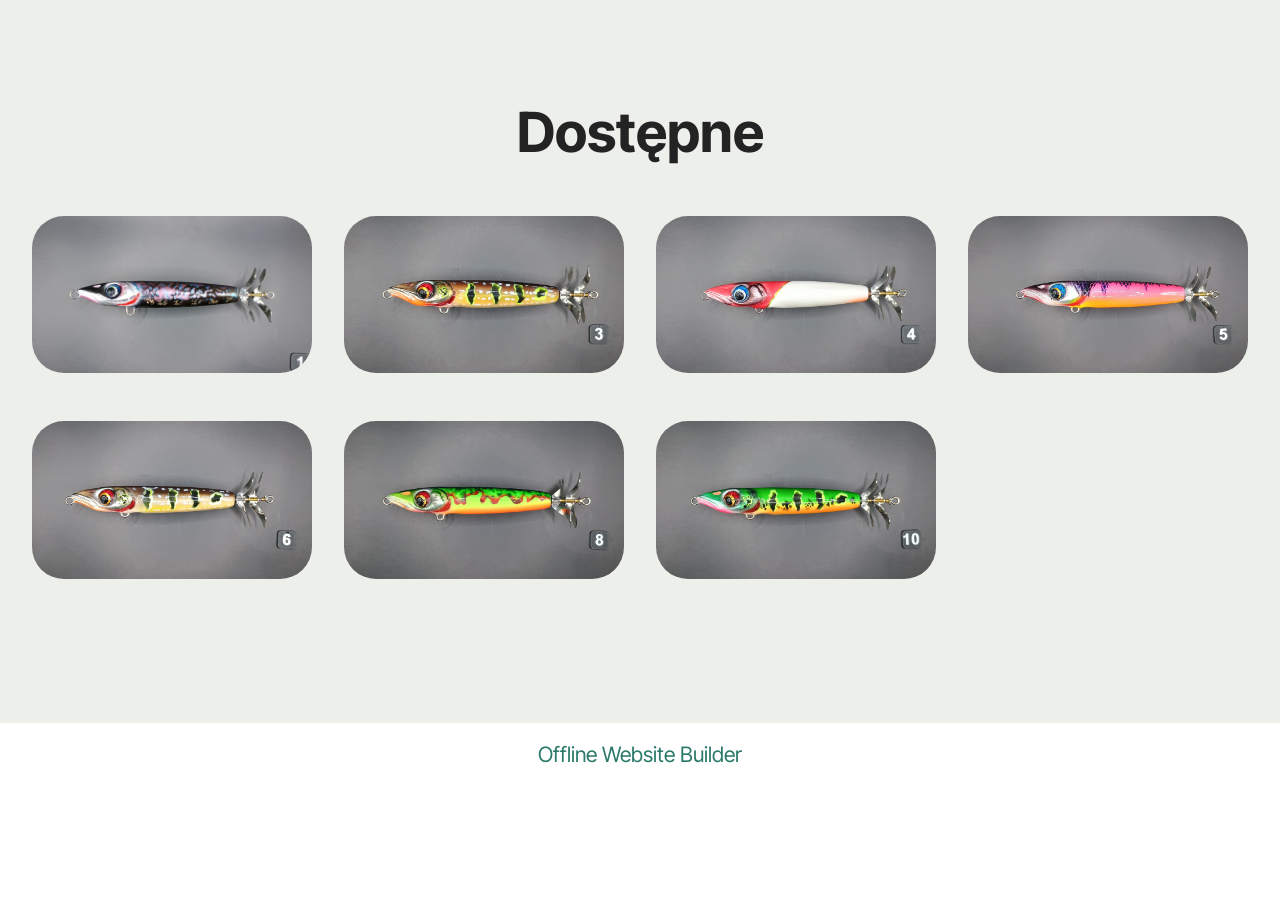
<file: page7.html>
<!DOCTYPE html>
<html  >
<head>
  <!-- Site made with Mobirise Website Builder v6.1.12, https://mobirise.com -->
  <meta charset="UTF-8">
  <meta http-equiv="X-UA-Compatible" content="IE=edge">
  <meta name="generator" content="Mobirise v6.1.12, mobirise.com">
  <meta name="viewport" content="width=device-width, initial-scale=1, minimum-scale=1">
  <link rel="shortcut icon" href="assets/images/logo5.png" type="image/x-icon">
  <meta name="description" content="">
  
  
  <title>Amazon 160 Dostępne</title>
  <link rel="stylesheet" href="assets/web/assets/mobirise-icons2/mobirise2.css">
  <link rel="stylesheet" href="assets/bootstrap/css/bootstrap.min.css">
  <link rel="stylesheet" href="assets/theme/css/style.css">
  <link rel="preload" href="https://fonts.googleapis.com/css?family=Inter+Tight:100,200,300,400,500,600,700,800,900,100i,200i,300i,400i,500i,600i,700i,800i,900i&display=swap" as="style" onload="this.onload=null;this.rel='stylesheet'">
  <noscript><link rel="stylesheet" href="https://fonts.googleapis.com/css?family=Inter+Tight:100,200,300,400,500,600,700,800,900,100i,200i,300i,400i,500i,600i,700i,800i,900i&display=swap"></noscript>
  <link rel="preload" as="style" href="assets/mobirise/css/mbr-additional.css?v=nJQdXv"><link rel="stylesheet" href="assets/mobirise/css/mbr-additional.css?v=nJQdXv" type="text/css">

  
  
  
</head>
<body>
  
  <section data-bs-version="5.1" class="gallery1 mbr-gallery cid-vhDl6MRAq7" id="gallery01-25">
    
    

    <div class="container-fluid">
        <div class="row justify-content-center">
            <div class="col-12 content-head">
                <div class="mb-5">
                    <h3 class="mbr-section-title mbr-fonts-style align-center m-0 display-2"><strong>Dostępne</strong></h3>
                    
                </div>
            </div>
        </div>
        
        <div class="row mbr-gallery">
            <div class="col-12 col-md-6 col-lg-3 item gallery-image active">
                <div class="item-wrapper mb-3" data-toggle="modal" data-bs-toggle="modal" data-target="#vmBOoc1vyW-modal" data-bs-target="#vmBOoc1vyW-modal">
                    <img class="w-100" src="assets/images/1-2-1166x656.jpg" alt="Mobirise Website Builder" data-slide-to="0" data-bs-slide-to="0" data-target="#lb-vmBOoc1vyW" data-bs-target="#lb-vmBOoc1vyW">
                    <div class="icon-wrapper">
                        <span class="mobi-mbri mobi-mbri-search mbr-iconfont mbr-iconfont-btn"></span>
                    </div>
                </div>
                
            </div><div class="col-12 col-md-6 col-lg-3 item gallery-image active">
                <div class="item-wrapper mb-3" data-toggle="modal" data-bs-toggle="modal" data-target="#vmBOoc1vyW-modal" data-bs-target="#vmBOoc1vyW-modal">
                    <img class="w-100" src="assets/images/amazon003-3840x2160.jpg" alt="Mobirise Website Builder" data-slide-to="1" data-bs-slide-to="1" data-target="#lb-vmBOoc1vyW" data-bs-target="#lb-vmBOoc1vyW">
                    <div class="icon-wrapper">
                        <span class="mobi-mbri mobi-mbri-search mbr-iconfont mbr-iconfont-btn"></span>
                    </div>
                </div>
                
            </div><div class="col-12 col-md-6 col-lg-3 item gallery-image active">
                <div class="item-wrapper mb-3" data-toggle="modal" data-bs-toggle="modal" data-target="#vmBOoc1vyW-modal" data-bs-target="#vmBOoc1vyW-modal">
                    <img class="w-100" src="assets/images/amazon004-3840x2160.jpg" alt="Mobirise Website Builder" data-slide-to="2" data-bs-slide-to="2" data-target="#lb-vmBOoc1vyW" data-bs-target="#lb-vmBOoc1vyW">
                    <div class="icon-wrapper">
                        <span class="mobi-mbri mobi-mbri-search mbr-iconfont mbr-iconfont-btn"></span>
                    </div>
                </div>
                
            </div><div class="col-12 col-md-6 col-lg-3 item gallery-image active">
                <div class="item-wrapper mb-3" data-toggle="modal" data-bs-toggle="modal" data-target="#vmBOoc1vyW-modal" data-bs-target="#vmBOoc1vyW-modal">
                    <img class="w-100" src="assets/images/amazon005-3840x2160.jpg" alt="Mobirise Website Builder" data-slide-to="3" data-bs-slide-to="3" data-target="#lb-vmBOoc1vyW" data-bs-target="#lb-vmBOoc1vyW">
                    <div class="icon-wrapper">
                        <span class="mobi-mbri mobi-mbri-search mbr-iconfont mbr-iconfont-btn"></span>
                    </div>
                </div>
                
            </div><div class="col-12 col-md-6 col-lg-3 item gallery-image active">
                <div class="item-wrapper mb-3" data-toggle="modal" data-bs-toggle="modal" data-target="#vmBOoc1vyW-modal" data-bs-target="#vmBOoc1vyW-modal">
                    <img class="w-100" src="assets/images/amazon006-3840x2160.jpg" alt="Mobirise Website Builder" data-slide-to="4" data-bs-slide-to="4" data-target="#lb-vmBOoc1vyW" data-bs-target="#lb-vmBOoc1vyW">
                    <div class="icon-wrapper">
                        <span class="mobi-mbri mobi-mbri-search mbr-iconfont mbr-iconfont-btn"></span>
                    </div>
                </div>
                
            </div><div class="col-12 col-md-6 col-lg-3 item gallery-image active">
                <div class="item-wrapper mb-3" data-toggle="modal" data-bs-toggle="modal" data-target="#vmBOoc1vyW-modal" data-bs-target="#vmBOoc1vyW-modal">
                    <img class="w-100" src="assets/images/amazon008-3840x2160.jpg" alt="Mobirise Website Builder" data-slide-to="5" data-bs-slide-to="5" data-target="#lb-vmBOoc1vyW" data-bs-target="#lb-vmBOoc1vyW">
                    <div class="icon-wrapper">
                        <span class="mobi-mbri mobi-mbri-search mbr-iconfont mbr-iconfont-btn"></span>
                    </div>
                </div>
                
            </div><div class="col-12 col-md-6 col-lg-3 item gallery-image active">
                <div class="item-wrapper mb-3" data-toggle="modal" data-bs-toggle="modal" data-target="#vmBOoc1vyW-modal" data-bs-target="#vmBOoc1vyW-modal">
                    <img class="w-100" src="assets/images/amazon010-3840x2160.jpg" alt="Mobirise Website Builder" data-slide-to="6" data-bs-slide-to="6" data-target="#lb-vmBOoc1vyW" data-bs-target="#lb-vmBOoc1vyW">
                    <div class="icon-wrapper">
                        <span class="mobi-mbri mobi-mbri-search mbr-iconfont mbr-iconfont-btn"></span>
                    </div>
                </div>
                
            </div>
            
            
            
            
            
            
            
        </div>

        <div class="modal mbr-slider" tabindex="-1" role="dialog" aria-hidden="true" id="vmBOoc1vyW-modal">
            <div class="modal-dialog" role="document">
                <div class="modal-content">
                    <div class="modal-body">
                        <div class="carousel slide" data-pause="false" data-bs-pause="false" id="lb-vmBOoc1vyW" data-interval="5000" data-bs-interval="5000">
                            <div class="carousel-inner">
                                <div class="carousel-item active">
                                    <img class="d-block w-100" src="assets/images/1-2-1166x656.jpg" alt="Mobirise Website Builder">
                                </div><div class="carousel-item">
                                    <img class="d-block w-100" src="assets/images/amazon003-3840x2160.jpg" alt="Mobirise Website Builder">
                                </div><div class="carousel-item">
                                    <img class="d-block w-100" src="assets/images/amazon004-3840x2160.jpg" alt="Mobirise Website Builder">
                                </div><div class="carousel-item">
                                    <img class="d-block w-100" src="assets/images/amazon005-3840x2160.jpg" alt="Mobirise Website Builder">
                                </div><div class="carousel-item">
                                    <img class="d-block w-100" src="assets/images/amazon006-3840x2160.jpg" alt="Mobirise Website Builder">
                                </div><div class="carousel-item">
                                    <img class="d-block w-100" src="assets/images/amazon008-3840x2160.jpg" alt="Mobirise Website Builder">
                                </div><div class="carousel-item">
                                    <img class="d-block w-100" src="assets/images/amazon010-3840x2160.jpg" alt="Mobirise Website Builder">
                                </div>
                                
                                
                                
                                
                                
                                
                                
                            </div>
                            <ol class="carousel-indicators">
                                <li data-slide-to="0" data-bs-slide-to="0" class="active" data-target="#lb-vmBOoc1vyW" data-bs-target="#lb-vmBOoc1vyW"></li><li data-slide-to="1" data-bs-slide-to="1" class="" data-target="#lb-vmBOoc1vyW" data-bs-target="#lb-vmBOoc1vyW"></li><li data-slide-to="2" data-bs-slide-to="2" class="" data-target="#lb-vmBOoc1vyW" data-bs-target="#lb-vmBOoc1vyW"></li><li data-slide-to="3" data-bs-slide-to="3" class="" data-target="#lb-vmBOoc1vyW" data-bs-target="#lb-vmBOoc1vyW"></li><li data-slide-to="4" data-bs-slide-to="4" class="" data-target="#lb-vmBOoc1vyW" data-bs-target="#lb-vmBOoc1vyW"></li><li data-slide-to="5" data-bs-slide-to="5" class="" data-target="#lb-vmBOoc1vyW" data-bs-target="#lb-vmBOoc1vyW"></li><li data-slide-to="6" data-bs-slide-to="6" class="" data-target="#lb-vmBOoc1vyW" data-bs-target="#lb-vmBOoc1vyW"></li>
                                
                                
                                
                                
                                
                                
                                
                            </ol>
                            <a role="button" href="" class="close" data-dismiss="modal" data-bs-dismiss="modal" aria-label="Close">
                            </a>
                            <a class="carousel-control-prev carousel-control" role="button" data-slide="prev" data-bs-slide="prev" href="#lb-vmBOoc1vyW">
                                <span class="mobi-mbri mobi-mbri-arrow-prev" aria-hidden="true"></span>
                                <span class="sr-only visually-hidden">Previous</span>
                            </a>
                            <a class="carousel-control-next carousel-control" role="button" data-slide="next" data-bs-slide="next" href="#lb-vmBOoc1vyW">
                                <span class="mobi-mbri mobi-mbri-arrow-next" aria-hidden="true"></span>
                                <span class="sr-only visually-hidden">Next</span>
                            </a>
                        </div>
                    </div>
                </div>
            </div>
        </div>
    </div>
</section><section class="display-7" style="padding: 0;align-items: center;justify-content: center;flex-wrap: wrap;    align-content: center;display: flex;position: relative;height: 4rem;"><a href="https://mobiri.se/4674625" style="flex: 1 1;height: 4rem;position: absolute;width: 100%;z-index: 1;"><img alt="" style="height: 4rem;" src="[data-uri]"></a><p style="margin: 0;text-align: center;" class="display-7">&#8204;</p><a style="z-index:1" href="https://mobirise.com/offline-website-builder.html">Offline Website Builder</a></section><script src="assets/bootstrap/js/bootstrap.bundle.min.js"></script>  <script src="assets/smoothscroll/smooth-scroll.js"></script>  <script src="assets/ytplayer/index.js"></script>  <script src="assets/theme/js/script.js"></script>  
  
  
</body>
</html>
</file>
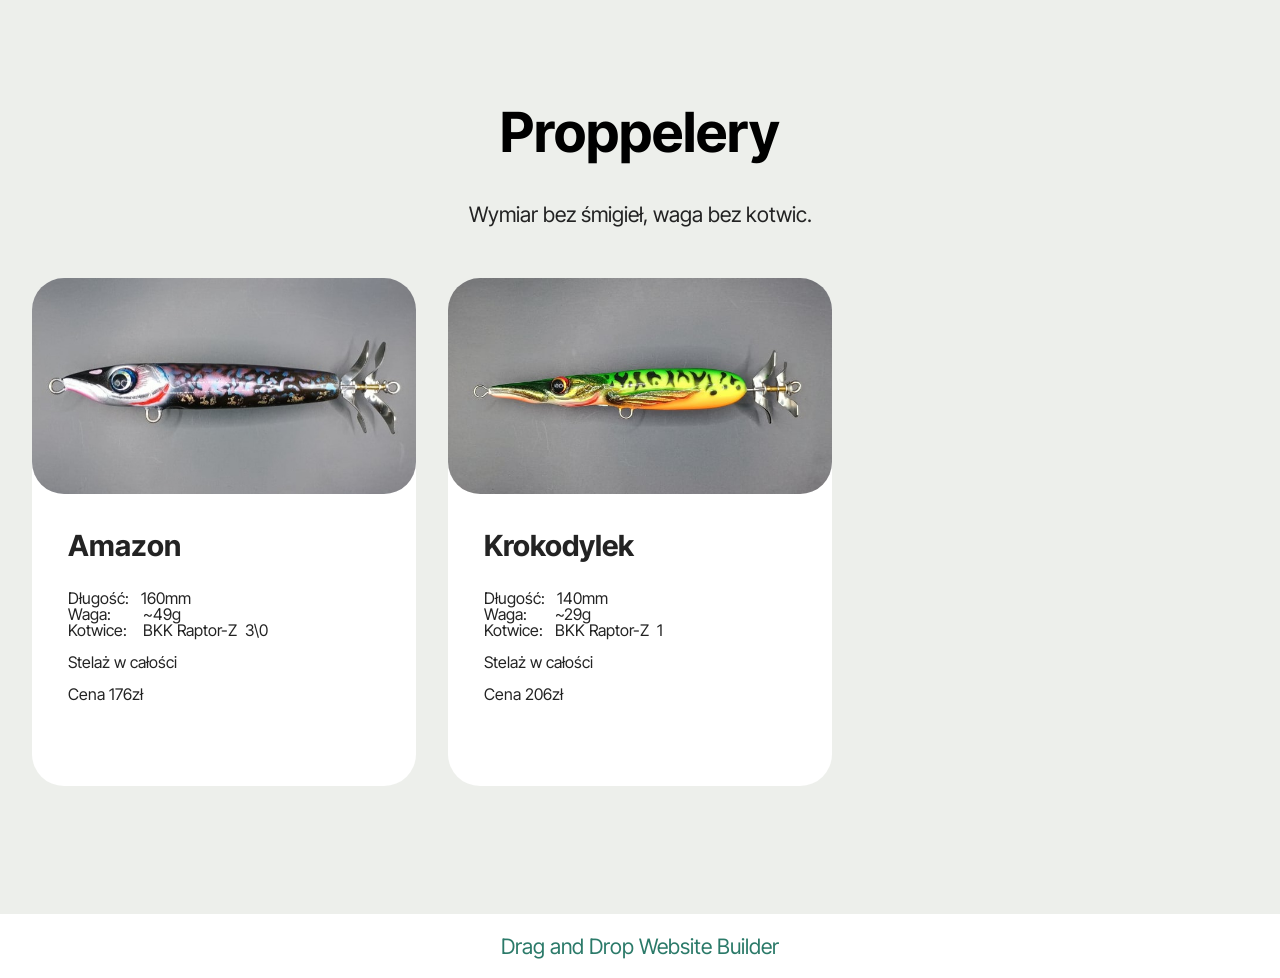
<file: page8.html>
<!DOCTYPE html>
<html  >
<head>
  <!-- Site made with Mobirise Website Builder v6.1.12, https://mobirise.com -->
  <meta charset="UTF-8">
  <meta http-equiv="X-UA-Compatible" content="IE=edge">
  <meta name="generator" content="Mobirise v6.1.12, mobirise.com">
  <meta name="viewport" content="width=device-width, initial-scale=1, minimum-scale=1">
  <link rel="shortcut icon" href="assets/images/logo5.png" type="image/x-icon">
  <meta name="description" content="">
  
  
  <title>Proppelery</title>
  <link rel="stylesheet" href="assets/bootstrap/css/bootstrap.min.css">
  <link rel="stylesheet" href="assets/theme/css/style.css">
  <link rel="preload" href="https://fonts.googleapis.com/css?family=Inter+Tight:100,200,300,400,500,600,700,800,900,100i,200i,300i,400i,500i,600i,700i,800i,900i&display=swap" as="style" onload="this.onload=null;this.rel='stylesheet'">
  <noscript><link rel="stylesheet" href="https://fonts.googleapis.com/css?family=Inter+Tight:100,200,300,400,500,600,700,800,900,100i,200i,300i,400i,500i,600i,700i,800i,900i&display=swap"></noscript>
  <link rel="preload" as="style" href="assets/mobirise/css/mbr-additional.css?v=8SEoVO"><link rel="stylesheet" href="assets/mobirise/css/mbr-additional.css?v=8SEoVO" type="text/css">

  
  
  
</head>
<body>
  
  <section data-bs-version="5.1" class="features4 start cid-vhDlz7TOgW" id="features04-26">
	
	
	<div class="container">
		<div class="row justify-content-center">
			<div class="col-12 content-head">
				<div class="mbr-section-head mb-5">
					<h4 class="mbr-section-title mbr-fonts-style align-center mb-0 display-2">
						<strong>Proppelery</strong></h4>
					<h5 class="mbr-section-subtitle mbr-fonts-style align-center mb-0 mt-4 display-7">
						Wymiar bez śmigieł, waga bez kotwic.<br></h5>
					
				</div>
			</div>
		</div>
		<div class="row">
			<div class="item features-image col-12 col-md-6 col-lg-4">
				<div class="item-wrapper">
					<div class="item-img">
						<a href="page7.html"><img src="assets/images/1-816x459.jpeg" alt="Mobirise Website Builder" data-slide-to="0" data-bs-slide-to="0"></a>
					</div>
					<div class="item-content">
						<h5 class="item-title mbr-fonts-style display-5">
							<strong>Amazon</strong></h5>
						<p></p><p>Długość:&nbsp; &nbsp;160mm&nbsp; &nbsp; &nbsp; &nbsp;&nbsp;<br>Waga:&nbsp;&nbsp;&nbsp;&nbsp;&nbsp; &nbsp; ~49g&nbsp; &nbsp; &nbsp; &nbsp; &nbsp; &nbsp;<br>Kotwice:&nbsp; &nbsp; BKK Raptor-Z&nbsp; 3\0</p><p>Stelaż w całości</p><p>Cena 176zł</p><p></p><p></p>
						
					</div>

				</div>
			</div><div class="item features-image col-12 col-md-6 col-lg-4">
				<div class="item-wrapper">
					<div class="item-img">
						<img src="assets/images/krokodylek-652x367.jpg" alt="Mobirise Website Builder" data-slide-to="1" data-bs-slide-to="1">
					</div>
					<div class="item-content">
						<h5 class="item-title mbr-fonts-style display-5">
							<strong>Krokodylek</strong></h5>
						<p></p><p>Długość: &nbsp;&nbsp;140mm&nbsp; &nbsp; &nbsp; &nbsp;&nbsp;<br>Waga: &nbsp;&nbsp;&nbsp;&nbsp;&nbsp;&nbsp;~29g&nbsp; &nbsp; &nbsp; &nbsp; &nbsp; &nbsp;&nbsp;<br>Kotwice:&nbsp; &nbsp;BKK Raptor-Z&nbsp; 1</p><p><span style="font-size: 1rem;">Stelaż w całości</span></p><p><span style="font-size: 1rem;">Cena 206zł</span><br></p><p></p><p></p>
						
					</div>

				</div>
			</div>
			
			
		</div>
	</div>
</section><section class="display-7" style="padding: 0;align-items: center;justify-content: center;flex-wrap: wrap;    align-content: center;display: flex;position: relative;height: 4rem;"><a href="https://mobiri.se/4674625" style="flex: 1 1;height: 4rem;position: absolute;width: 100%;z-index: 1;"><img alt="" style="height: 4rem;" src="[data-uri]"></a><p style="margin: 0;text-align: center;" class="display-7">&#8204;</p><a style="z-index:1" href="https://mobirise.com/drag-drop-website-builder.html">Drag and Drop Website Builder</a></section><script src="assets/bootstrap/js/bootstrap.bundle.min.js"></script>  <script src="assets/smoothscroll/smooth-scroll.js"></script>  <script src="assets/ytplayer/index.js"></script>  <script src="assets/theme/js/script.js"></script>  
  
  
</body>
</html>
</file>
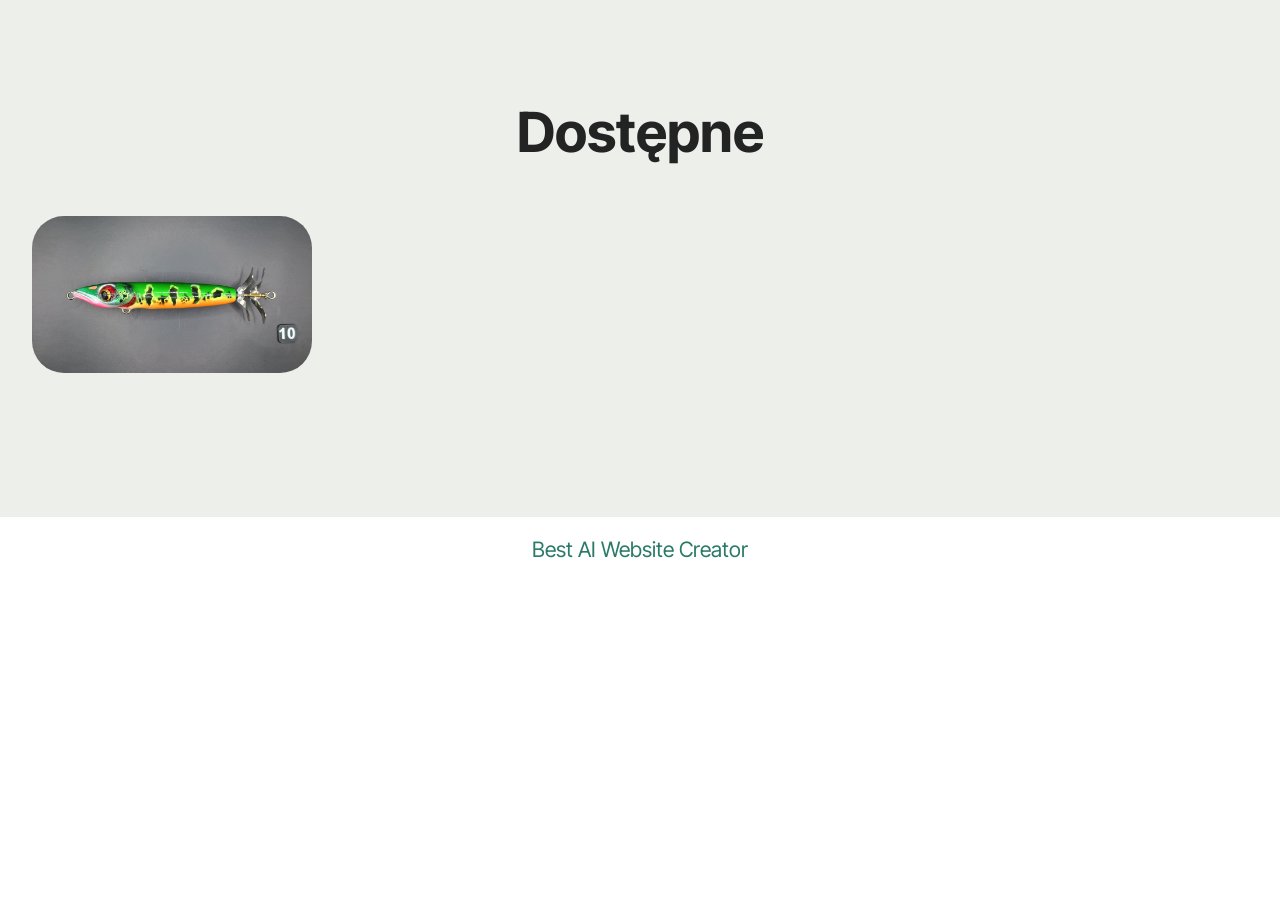
<file: page9.html>
<!DOCTYPE html>
<html  >
<head>
  <!-- Site made with Mobirise Website Builder v6.1.12, https://mobirise.com -->
  <meta charset="UTF-8">
  <meta http-equiv="X-UA-Compatible" content="IE=edge">
  <meta name="generator" content="Mobirise v6.1.12, mobirise.com">
  <meta name="viewport" content="width=device-width, initial-scale=1, minimum-scale=1">
  <link rel="shortcut icon" href="assets/images/logo5.png" type="image/x-icon">
  <meta name="description" content="">
  
  
  <title>Anna Tonąca 140 Dostępne</title>
  <link rel="stylesheet" href="assets/web/assets/mobirise-icons2/mobirise2.css">
  <link rel="stylesheet" href="assets/bootstrap/css/bootstrap.min.css">
  <link rel="stylesheet" href="assets/theme/css/style.css">
  <link rel="preload" href="https://fonts.googleapis.com/css?family=Inter+Tight:100,200,300,400,500,600,700,800,900,100i,200i,300i,400i,500i,600i,700i,800i,900i&display=swap" as="style" onload="this.onload=null;this.rel='stylesheet'">
  <noscript><link rel="stylesheet" href="https://fonts.googleapis.com/css?family=Inter+Tight:100,200,300,400,500,600,700,800,900,100i,200i,300i,400i,500i,600i,700i,800i,900i&display=swap"></noscript>
  <link rel="preload" as="style" href="assets/mobirise/css/mbr-additional.css?v=wkVZV3"><link rel="stylesheet" href="assets/mobirise/css/mbr-additional.css?v=wkVZV3" type="text/css">

  
  
  
</head>
<body>
  
  <section data-bs-version="5.1" class="gallery1 mbr-gallery cid-vmBKcbBgnc" id="gallery01-2a">
    
    

    <div class="container-fluid">
        <div class="row justify-content-center">
            <div class="col-12 content-head">
                <div class="mb-5">
                    <h3 class="mbr-section-title mbr-fonts-style align-center m-0 display-2"><strong>Dostępne</strong></h3>
                    
                </div>
            </div>
        </div>
        
        <div class="row mbr-gallery">
            <div class="col-12 col-md-6 col-lg-3 item gallery-image active">
                <div class="item-wrapper mb-3" data-toggle="modal" data-bs-toggle="modal" data-target="#vmBOodRq9s-modal" data-bs-target="#vmBOodRq9s-modal">
                    <img class="w-100" src="assets/images/amazon010-3840x2160.jpg" alt="Mobirise Website Builder" data-slide-to="0" data-bs-slide-to="0" data-target="#lb-vmBOodRq9s" data-bs-target="#lb-vmBOodRq9s">
                    <div class="icon-wrapper">
                        <span class="mobi-mbri mobi-mbri-search mbr-iconfont mbr-iconfont-btn"></span>
                    </div>
                </div>
                
            </div>
            
            
            
            
            
            
            
        </div>

        <div class="modal mbr-slider" tabindex="-1" role="dialog" aria-hidden="true" id="vmBOodRq9s-modal">
            <div class="modal-dialog" role="document">
                <div class="modal-content">
                    <div class="modal-body">
                        <div class="carousel slide" data-pause="false" data-bs-pause="false" id="lb-vmBOodRq9s" data-interval="5000" data-bs-interval="5000">
                            <div class="carousel-inner">
                                <div class="carousel-item active">
                                    <img class="d-block w-100" src="assets/images/amazon010-3840x2160.jpg" alt="Mobirise Website Builder">
                                </div>
                                
                                
                                
                                
                                
                                
                                
                            </div>
                            <ol class="carousel-indicators">
                                <li data-slide-to="0" data-bs-slide-to="0" class="active" data-target="#lb-vmBOodRq9s" data-bs-target="#lb-vmBOodRq9s"></li>
                                
                                
                                
                                
                                
                                
                                
                            </ol>
                            <a role="button" href="" class="close" data-dismiss="modal" data-bs-dismiss="modal" aria-label="Close">
                            </a>
                            <a class="carousel-control-prev carousel-control" role="button" data-slide="prev" data-bs-slide="prev" href="#lb-vmBOodRq9s">
                                <span class="mobi-mbri mobi-mbri-arrow-prev" aria-hidden="true"></span>
                                <span class="sr-only visually-hidden">Previous</span>
                            </a>
                            <a class="carousel-control-next carousel-control" role="button" data-slide="next" data-bs-slide="next" href="#lb-vmBOodRq9s">
                                <span class="mobi-mbri mobi-mbri-arrow-next" aria-hidden="true"></span>
                                <span class="sr-only visually-hidden">Next</span>
                            </a>
                        </div>
                    </div>
                </div>
            </div>
        </div>
    </div>
</section><section class="display-7" style="padding: 0;align-items: center;justify-content: center;flex-wrap: wrap;    align-content: center;display: flex;position: relative;height: 4rem;"><a href="https://mobiri.se/4674625" style="flex: 1 1;height: 4rem;position: absolute;width: 100%;z-index: 1;"><img alt="" style="height: 4rem;" src="[data-uri]"></a><p style="margin: 0;text-align: center;" class="display-7">&#8204;</p><a style="z-index:1" href="https://mobirise.com/builder/ai-website-creator.html">Best AI Website Creator</a></section><script src="assets/bootstrap/js/bootstrap.bundle.min.js"></script>  <script src="assets/smoothscroll/smooth-scroll.js"></script>  <script src="assets/ytplayer/index.js"></script>  <script src="assets/theme/js/script.js"></script>  
  
  
</body>
</html>
</file>
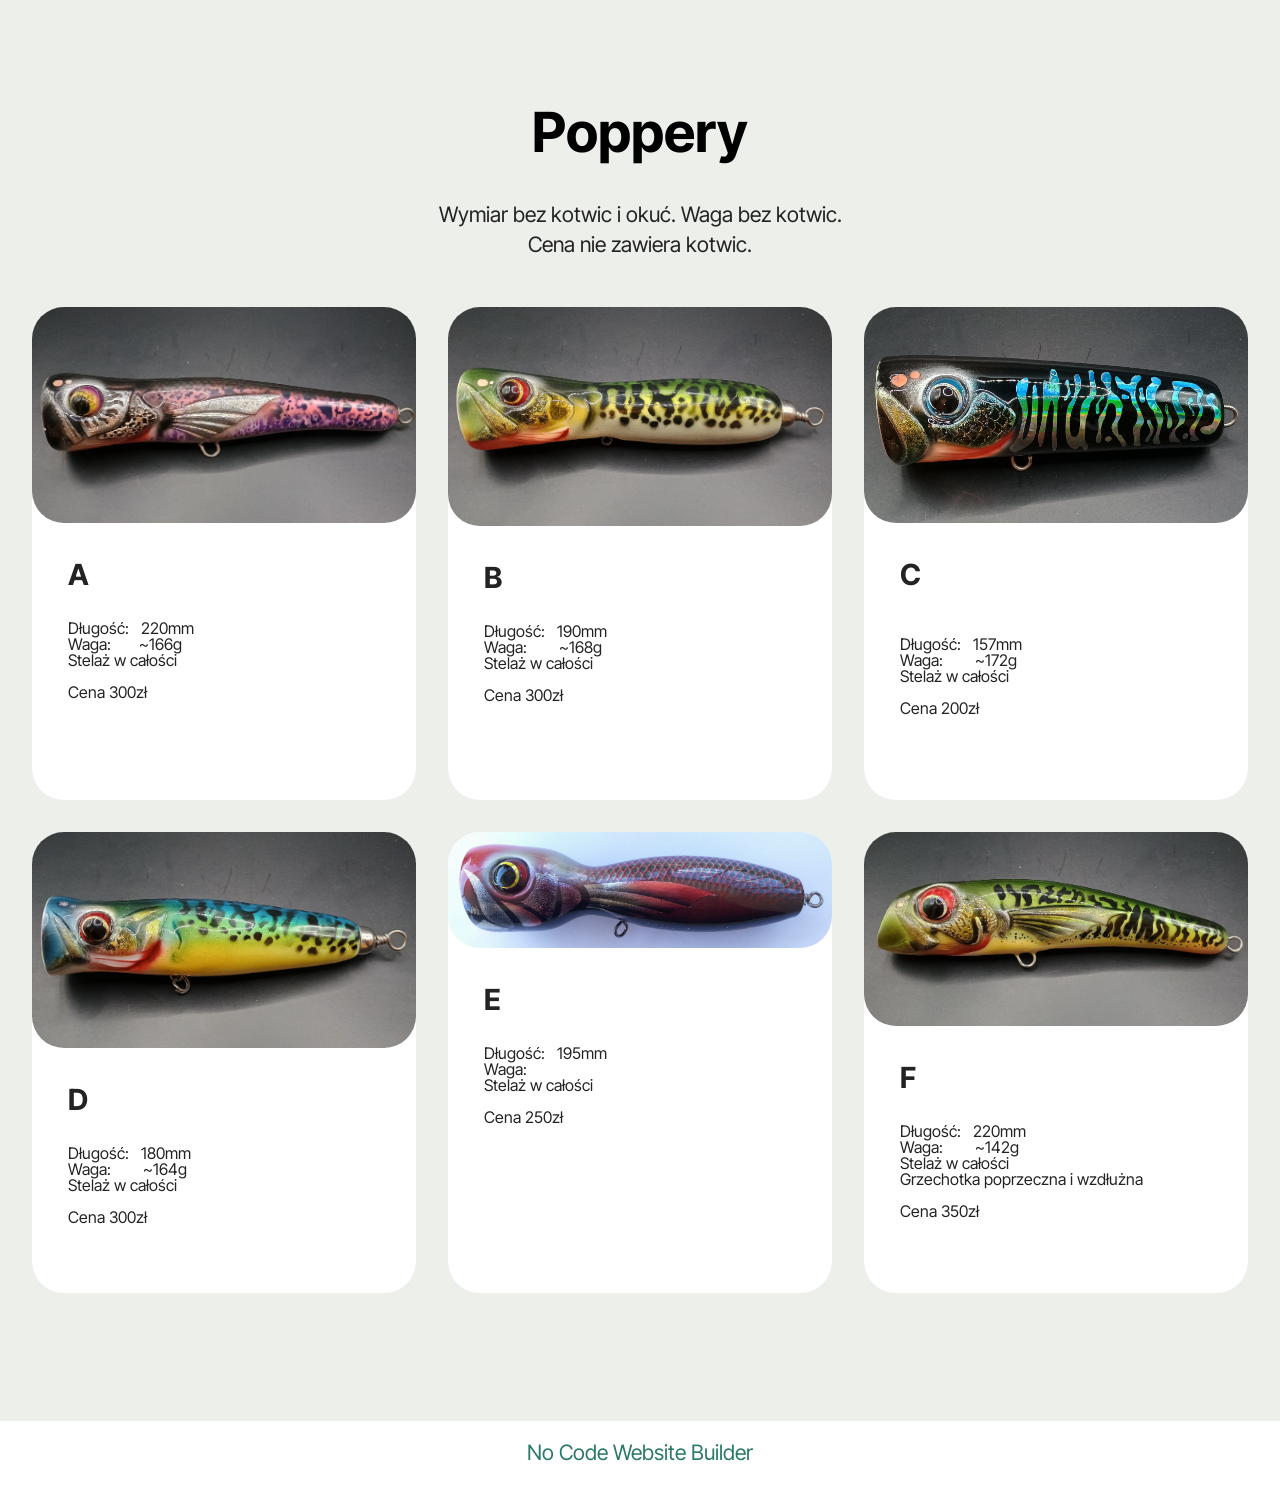
<file: Poppery.html>
<!DOCTYPE html>
<html  >
<head>
  <!-- Site made with Mobirise Website Builder v6.1.12, https://mobirise.com -->
  <meta charset="UTF-8">
  <meta http-equiv="X-UA-Compatible" content="IE=edge">
  <meta name="generator" content="Mobirise v6.1.12, mobirise.com">
  <meta name="viewport" content="width=device-width, initial-scale=1, minimum-scale=1">
  <link rel="shortcut icon" href="assets/images/logo5.png" type="image/x-icon">
  <meta name="description" content="">
  
  
  <title>Poppery</title>
  <link rel="stylesheet" href="assets/bootstrap/css/bootstrap.min.css">
  <link rel="stylesheet" href="assets/theme/css/style.css">
  <link rel="preload" href="https://fonts.googleapis.com/css?family=Inter+Tight:100,200,300,400,500,600,700,800,900,100i,200i,300i,400i,500i,600i,700i,800i,900i&display=swap" as="style" onload="this.onload=null;this.rel='stylesheet'">
  <noscript><link rel="stylesheet" href="https://fonts.googleapis.com/css?family=Inter+Tight:100,200,300,400,500,600,700,800,900,100i,200i,300i,400i,500i,600i,700i,800i,900i&display=swap"></noscript>
  <link rel="preload" as="style" href="assets/mobirise/css/mbr-additional.css?v=5qsNx9"><link rel="stylesheet" href="assets/mobirise/css/mbr-additional.css?v=5qsNx9" type="text/css">

  
  
  
</head>
<body>
  
  <section data-bs-version="5.1" class="features4 start cid-vgF3nsmTqR" id="features04-1n">
	
	
	<div class="container">
		<div class="row justify-content-center">
			<div class="col-12 content-head">
				<div class="mbr-section-head mb-5">
					<h4 class="mbr-section-title mbr-fonts-style align-center mb-0 display-2">
						<strong>Poppery</strong></h4>
					<h5 class="mbr-section-subtitle mbr-fonts-style align-center mb-0 mt-4 display-7">
						Wymiar bez kotwic i okuć. Waga bez kotwic.<br>Cena nie zawiera kotwic.</h5>
					
				</div>
			</div>
		</div>
		<div class="row">
			<div class="item features-image col-12 col-md-6 col-lg-4">
				<div class="item-wrapper">
					<div class="item-img">
						<a href="page5.html"><img src="assets/images/dzanga20220mm-816x612.jpeg" alt="Mobirise Website Builder" data-slide-to="0" data-bs-slide-to="0"></a>
					</div>
					<div class="item-content">
						<h5 class="item-title mbr-fonts-style display-5"><strong>A</strong></h5>
						<p class="mbr-text mbr-fonts-style display-7"></p><p>Długość:&nbsp; &nbsp;220mm
<br>Waga:&nbsp; &nbsp; &nbsp; &nbsp;~166g
<br>Stelaż w całości<br>
<br>Cena 300zł</p><p></p>
						
					</div>

				</div>
			</div><div class="item features-image col-12 col-md-6 col-lg-4">
				<div class="item-wrapper">
					<div class="item-img">
						<img src="assets/images/craft20bait20190mm-4096x3072.jpeg" alt="Mobirise Website Builder" data-slide-to="1" data-bs-slide-to="1">
					</div>
					<div class="item-content">
						<h5 class="item-title mbr-fonts-style display-5">
							<strong>B</strong></h5>
						<p class="mbr-text mbr-fonts-style display-7"></p><p>Długość:&nbsp; &nbsp;190mm
<br>Waga:&nbsp; &nbsp; &nbsp; &nbsp; ~168g
<br>Stelaż w całości<br>
<br>Cena 300zł</p><p></p>
						
					</div>

				</div>
			</div><div class="item features-image col-12 col-md-6 col-lg-4">
				<div class="item-wrapper">
					<div class="item-img">
						<a href="page6.html"><img src="assets/images/cono20157mm-4096x3072.jpeg" alt="Mobirise Website Builder" data-slide-to="2" data-bs-slide-to="2"></a>
					</div>
					<div class="item-content">
						<h5 class="item-title mbr-fonts-style display-5">
							<strong>C</strong></h5>
						<p class="mbr-text mbr-fonts-style display-7"></p><p></p><p>Długość:&nbsp; &nbsp;157mm
<br>Waga:&nbsp;&nbsp;&nbsp;&nbsp;&nbsp; &nbsp; ~172g
<br>Stelaż w całości<br>
<br>Cena 200zł</p><p></p><p></p>
						
					</div>

				</div>
			</div><div class="item features-image col-12 col-md-6 col-lg-4">
				<div class="item-wrapper">
					<div class="item-img">
						<img src="assets/images/hammer-180mm-1-4096x3072.jpeg" alt="Mobirise Website Builder" data-slide-to="3" data-bs-slide-to="3">
					</div>
					<div class="item-content">
						<h5 class="item-title mbr-fonts-style display-5">
							<strong>D</strong></h5>
						<p class="mbr-text mbr-fonts-style display-7"></p><p>Długość:&nbsp; &nbsp;180mm
<br>Waga:&nbsp; &nbsp; &nbsp; &nbsp; ~164g<br>Stelaż w całości<br>
<br>Cena 300zł</p><p></p>
						
					</div>

				</div>
			</div><div class="item features-image col-12 col-md-6 col-lg-4">
				<div class="item-wrapper">
					<div class="item-img">
						<img src="assets/images/cubera-195mm-5125x1548.jpg" alt="Mobirise Website Builder" data-slide-to="4" data-bs-slide-to="4">
					</div>
					<div class="item-content">
						<h5 class="item-title mbr-fonts-style display-5">
							<strong>E</strong></h5>
						<p class="mbr-text mbr-fonts-style display-7"></p><p>Długość:&nbsp; &nbsp;195mm
<br>Waga:&nbsp; &nbsp; &nbsp; &nbsp; &nbsp; &nbsp;&nbsp;<br>Stelaż w całości</p><p>Cena 250zł</p><p></p>
						
					</div>

				</div>
			</div><div class="item features-image col-12 col-md-6 col-lg-4">
				<div class="item-wrapper">
					<div class="item-img">
						<img src="assets/images/amegari-urpekari-220mm-4096x3072.jpeg" alt="Mobirise Website Builder" data-slide-to="5" data-bs-slide-to="5">
					</div>
					<div class="item-content">
						<h5 class="item-title mbr-fonts-style display-5"><strong>F</strong></h5>
						<p class="mbr-text mbr-fonts-style display-7"></p><p>Długość:&nbsp; &nbsp;220mm
<br>Waga:&nbsp; &nbsp; &nbsp; &nbsp; ~142g
<br>Stelaż w całości<br>Grzechotka poprzeczna i wzdłużna
<br>
<br>Cena 350zł</p><p></p>
						
					</div>

				</div>
			</div>
			
			
		</div>
	</div>
</section><section class="display-7" style="padding: 0;align-items: center;justify-content: center;flex-wrap: wrap;    align-content: center;display: flex;position: relative;height: 4rem;"><a href="https://mobiri.se/4674625" style="flex: 1 1;height: 4rem;position: absolute;width: 100%;z-index: 1;"><img alt="" style="height: 4rem;" src="[data-uri]"></a><p style="margin: 0;text-align: center;" class="display-7">&#8204;</p><a style="z-index:1" href="https://mobirise.com/builder/no-code-website-builder.html">No Code Website Builder</a></section><script src="assets/bootstrap/js/bootstrap.bundle.min.js"></script>  <script src="assets/smoothscroll/smooth-scroll.js"></script>  <script src="assets/ytplayer/index.js"></script>  <script src="assets/theme/js/script.js"></script>  
  
  
</body>
</html>
</file>
<file: assets/socicon/css/styles.css>
@charset "UTF-8";

@font-face {
  font-family: 'Socicon';
  src:  url('../fonts/socicon.eot');
  src:  url('../fonts/socicon.eot?#iefix') format('embedded-opentype'),
    url('../fonts/socicon.woff2') format('woff2'),
    url('../fonts/socicon.ttf') format('truetype'),
    url('../fonts/socicon.woff') format('woff'),
    url('../fonts/socicon.svg#socicon') format('svg');
  font-weight: normal;
  font-style: normal;
  font-display: swap;
}

[data-icon]:before {
  font-family: "socicon" !important;
  content: attr(data-icon);
  font-style: normal !important;
  font-weight: normal !important;
  font-variant: normal !important;
  text-transform: none !important;
  speak: none;
  line-height: 1;
  -webkit-font-smoothing: antialiased;
  -moz-osx-font-smoothing: grayscale;
}

[class^="socicon-"], [class*=" socicon-"] {
  /* use !important to prevent issues with browser extensions that change fonts */
  font-family: 'Socicon' !important;
  speak: none;
  font-style: normal;
  font-weight: normal;
  font-variant: normal;
  text-transform: none;
  line-height: 1;

  /* Better Font Rendering =========== */
  -webkit-font-smoothing: antialiased;
  -moz-osx-font-smoothing: grayscale;
}

.socicon-500px:before {
  content: "\e000";
}
.socicon-8tracks:before {
  content: "\e001";
}
.socicon-airbnb:before {
  content: "\e002";
}
.socicon-alliance:before {
  content: "\e003";
}
.socicon-amazon:before {
  content: "\e004";
}
.socicon-amplement:before {
  content: "\e005";
}
.socicon-android:before {
  content: "\e006";
}
.socicon-angellist:before {
  content: "\e007";
}
.socicon-apple:before {
  content: "\e008";
}
.socicon-appnet:before {
  content: "\e009";
}
.socicon-baidu:before {
  content: "\e00a";
}
.socicon-bandcamp:before {
  content: "\e00b";
}
.socicon-battlenet:before {
  content: "\e00c";
}
.socicon-mixer:before {
  content: "\e00d";
}
.socicon-bebee:before {
  content: "\e00e";
}
.socicon-bebo:before {
  content: "\e00f";
}
.socicon-behance:before {
  content: "\e010";
}
.socicon-blizzard:before {
  content: "\e011";
}
.socicon-blogger:before {
  content: "\e012";
}
.socicon-buffer:before {
  content: "\e013";
}
.socicon-chrome:before {
  content: "\e014";
}
.socicon-coderwall:before {
  content: "\e015";
}
.socicon-curse:before {
  content: "\e016";
}
.socicon-dailymotion:before {
  content: "\e017";
}
.socicon-deezer:before {
  content: "\e018";
}
.socicon-delicious:before {
  content: "\e019";
}
.socicon-deviantart:before {
  content: "\e01a";
}
.socicon-diablo:before {
  content: "\e01b";
}
.socicon-digg:before {
  content: "\e01c";
}
.socicon-discord:before {
  content: "\e01d";
}
.socicon-disqus:before {
  content: "\e01e";
}
.socicon-douban:before {
  content: "\e01f";
}
.socicon-draugiem:before {
  content: "\e020";
}
.socicon-dribbble:before {
  content: "\e021";
}
.socicon-drupal:before {
  content: "\e022";
}
.socicon-ebay:before {
  content: "\e023";
}
.socicon-ello:before {
  content: "\e024";
}
.socicon-endomodo:before {
  content: "\e025";
}
.socicon-envato:before {
  content: "\e026";
}
.socicon-etsy:before {
  content: "\e027";
}
.socicon-facebook:before {
  content: "\e028";
}
.socicon-feedburner:before {
  content: "\e029";
}
.socicon-filmweb:before {
  content: "\e02a";
}
.socicon-firefox:before {
  content: "\e02b";
}
.socicon-flattr:before {
  content: "\e02c";
}
.socicon-flickr:before {
  content: "\e02d";
}
.socicon-formulr:before {
  content: "\e02e";
}
.socicon-forrst:before {
  content: "\e02f";
}
.socicon-foursquare:before {
  content: "\e030";
}
.socicon-friendfeed:before {
  content: "\e031";
}
.socicon-github:before {
  content: "\e032";
}
.socicon-goodreads:before {
  content: "\e033";
}
.socicon-google:before {
  content: "\e034";
}
.socicon-googlescholar:before {
  content: "\e035";
}
.socicon-googlegroups:before {
  content: "\e036";
}
.socicon-googlephotos:before {
  content: "\e037";
}
.socicon-googleplus:before {
  content: "\e038";
}
.socicon-grooveshark:before {
  content: "\e039";
}
.socicon-hackerrank:before {
  content: "\e03a";
}
.socicon-hearthstone:before {
  content: "\e03b";
}
.socicon-hellocoton:before {
  content: "\e03c";
}
.socicon-heroes:before {
  content: "\e03d";
}
.socicon-smashcast:before {
  content: "\e03e";
}
.socicon-horde:before {
  content: "\e03f";
}
.socicon-houzz:before {
  content: "\e040";
}
.socicon-icq:before {
  content: "\e041";
}
.socicon-identica:before {
  content: "\e042";
}
.socicon-imdb:before {
  content: "\e043";
}
.socicon-instagram:before {
  content: "\e044";
}
.socicon-issuu:before {
  content: "\e045";
}
.socicon-istock:before {
  content: "\e046";
}
.socicon-itunes:before {
  content: "\e047";
}
.socicon-keybase:before {
  content: "\e048";
}
.socicon-lanyrd:before {
  content: "\e049";
}
.socicon-lastfm:before {
  content: "\e04a";
}
.socicon-line:before {
  content: "\e04b";
}
.socicon-linkedin:before {
  content: "\e04c";
}
.socicon-livejournal:before {
  content: "\e04d";
}
.socicon-lyft:before {
  content: "\e04e";
}
.socicon-macos:before {
  content: "\e04f";
}
.socicon-mail:before {
  content: "\e050";
}
.socicon-medium:before {
  content: "\e051";
}
.socicon-meetup:before {
  content: "\e052";
}
.socicon-mixcloud:before {
  content: "\e053";
}
.socicon-modelmayhem:before {
  content: "\e054";
}
.socicon-mumble:before {
  content: "\e055";
}
.socicon-myspace:before {
  content: "\e056";
}
.socicon-newsvine:before {
  content: "\e057";
}
.socicon-nintendo:before {
  content: "\e058";
}
.socicon-npm:before {
  content: "\e059";
}
.socicon-odnoklassniki:before {
  content: "\e05a";
}
.socicon-openid:before {
  content: "\e05b";
}
.socicon-opera:before {
  content: "\e05c";
}
.socicon-outlook:before {
  content: "\e05d";
}
.socicon-overwatch:before {
  content: "\e05e";
}
.socicon-patreon:before {
  content: "\e05f";
}
.socicon-paypal:before {
  content: "\e060";
}
.socicon-periscope:before {
  content: "\e061";
}
.socicon-persona:before {
  content: "\e062";
}
.socicon-pinterest:before {
  content: "\e063";
}
.socicon-play:before {
  content: "\e064";
}
.socicon-player:before {
  content: "\e065";
}
.socicon-playstation:before {
  content: "\e066";
}
.socicon-pocket:before {
  content: "\e067";
}
.socicon-qq:before {
  content: "\e068";
}
.socicon-quora:before {
  content: "\e069";
}
.socicon-raidcall:before {
  content: "\e06a";
}
.socicon-ravelry:before {
  content: "\e06b";
}
.socicon-reddit:before {
  content: "\e06c";
}
.socicon-renren:before {
  content: "\e06d";
}
.socicon-researchgate:before {
  content: "\e06e";
}
.socicon-residentadvisor:before {
  content: "\e06f";
}
.socicon-reverbnation:before {
  content: "\e070";
}
.socicon-rss:before {
  content: "\e071";
}
.socicon-sharethis:before {
  content: "\e072";
}
.socicon-skype:before {
  content: "\e073";
}
.socicon-slideshare:before {
  content: "\e074";
}
.socicon-smugmug:before {
  content: "\e075";
}
.socicon-snapchat:before {
  content: "\e076";
}
.socicon-songkick:before {
  content: "\e077";
}
.socicon-soundcloud:before {
  content: "\e078";
}
.socicon-spotify:before {
  content: "\e079";
}
.socicon-stackexchange:before {
  content: "\e07a";
}
.socicon-stackoverflow:before {
  content: "\e07b";
}
.socicon-starcraft:before {
  content: "\e07c";
}
.socicon-stayfriends:before {
  content: "\e07d";
}
.socicon-steam:before {
  content: "\e07e";
}
.socicon-storehouse:before {
  content: "\e07f";
}
.socicon-strava:before {
  content: "\e080";
}
.socicon-streamjar:before {
  content: "\e081";
}
.socicon-stumbleupon:before {
  content: "\e082";
}
.socicon-swarm:before {
  content: "\e083";
}
.socicon-teamspeak:before {
  content: "\e084";
}
.socicon-teamviewer:before {
  content: "\e085";
}
.socicon-technorati:before {
  content: "\e086";
}
.socicon-telegram:before {
  content: "\e087";
}
.socicon-tripadvisor:before {
  content: "\e088";
}
.socicon-tripit:before {
  content: "\e089";
}
.socicon-triplej:before {
  content: "\e08a";
}
.socicon-tumblr:before {
  content: "\e08b";
}
.socicon-twitch:before {
  content: "\e08c";
}
.socicon-twitter:before {
  content: "\e08d";
}
.socicon-uber:before {
  content: "\e08e";
}
.socicon-ventrilo:before {
  content: "\e08f";
}
.socicon-viadeo:before {
  content: "\e090";
}
.socicon-viber:before {
  content: "\e091";
}
.socicon-viewbug:before {
  content: "\e092";
}
.socicon-vimeo:before {
  content: "\e093";
}
.socicon-vine:before {
  content: "\e094";
}
.socicon-vkontakte:before {
  content: "\e095";
}
.socicon-warcraft:before {
  content: "\e096";
}
.socicon-wechat:before {
  content: "\e097";
}
.socicon-weibo:before {
  content: "\e098";
}
.socicon-whatsapp:before {
  content: "\e099";
}
.socicon-wikipedia:before {
  content: "\e09a";
}
.socicon-windows:before {
  content: "\e09b";
}
.socicon-wordpress:before {
  content: "\e09c";
}
.socicon-wykop:before {
  content: "\e09d";
}
.socicon-xbox:before {
  content: "\e09e";
}
.socicon-xing:before {
  content: "\e09f";
}
.socicon-yahoo:before {
  content: "\e0a0";
}
.socicon-yammer:before {
  content: "\e0a1";
}
.socicon-yandex:before {
  content: "\e0a2";
}
.socicon-yelp:before {
  content: "\e0a3";
}
.socicon-younow:before {
  content: "\e0a4";
}
.socicon-youtube:before {
  content: "\e0a5";
}
.socicon-zapier:before {
  content: "\e0a6";
}
.socicon-zerply:before {
  content: "\e0a7";
}
.socicon-zomato:before {
  content: "\e0a8";
}
.socicon-zynga:before {
  content: "\e0a9";
}
.socicon-bluesky:before {
  content: "\e0aa";
}
.socicon-threads:before {
  content: "\e0ab";
}
.socicon-spreadshirt:before {
  content: "\e901";
}
.socicon-gamejolt:before {
  content: "\e902";
}
.socicon-trello:before {
  content: "\e903";
}
.socicon-tunein:before {
  content: "\e904";
}
.socicon-bloglovin:before {
  content: "\e905";
}
.socicon-gamewisp:before {
  content: "\e906";
}
.socicon-messenger:before {
  content: "\e907";
}
.socicon-pandora:before {
  content: "\e908";
}
.socicon-augment:before {
  content: "\e909";
}
.socicon-bitbucket:before {
  content: "\e90a";
}
.socicon-fyuse:before {
  content: "\e90b";
}
.socicon-yt-gaming:before {
  content: "\e90c";
}
.socicon-sketchfab:before {
  content: "\e90d";
}
.socicon-mobcrush:before {
  content: "\e90e";
}
.socicon-microsoft:before {
  content: "\e90f";
}
.socicon-realtor:before {
  content: "\e910";
}
.socicon-tidal:before {
  content: "\e911";
}
.socicon-qobuz:before {
  content: "\e912";
}
.socicon-natgeo:before {
  content: "\e913";
}
.socicon-mastodon:before {
  content: "\e914";
}
.socicon-unsplash:before {
  content: "\e915";
}
.socicon-homeadvisor:before {
  content: "\e916";
}
.socicon-angieslist:before {
  content: "\e917";
}
.socicon-codepen:before {
  content: "\e918";
}
.socicon-slack:before {
  content: "\e919";
}
.socicon-openaigym:before {
  content: "\e91a";
}
.socicon-logmein:before {
  content: "\e91b";
}
.socicon-fiverr:before {
  content: "\e91c";
}
.socicon-gotomeeting:before {
  content: "\e91d";
}
.socicon-aliexpress:before {
  content: "\e91e";
}
.socicon-guru:before {
  content: "\e91f";
}
.socicon-appstore:before {
  content: "\e920";
}
.socicon-homes:before {
  content: "\e921";
}
.socicon-zoom:before {
  content: "\e922";
}
.socicon-alibaba:before {
  content: "\e923";
}
.socicon-craigslist:before {
  content: "\e924";
}
.socicon-wix:before {
  content: "\e925";
}
.socicon-redfin:before {
  content: "\e926";
}
.socicon-googlecalendar:before {
  content: "\e927";
}
.socicon-shopify:before {
  content: "\e928";
}
.socicon-freelancer:before {
  content: "\e929";
}
.socicon-seedrs:before {
  content: "\e92a";
}
.socicon-bing:before {
  content: "\e92b";
}
.socicon-doodle:before {
  content: "\e92c";
}
.socicon-bonanza:before {
  content: "\e92d";
}
.socicon-squarespace:before {
  content: "\e92e";
}
.socicon-toptal:before {
  content: "\e92f";
}
.socicon-gust:before {
  content: "\e930";
}
.socicon-ask:before {
  content: "\e931";
}
.socicon-trulia:before {
  content: "\e932";
}
.socicon-loomly:before {
  content: "\e933";
}
.socicon-ghost:before {
  content: "\e934";
}
.socicon-upwork:before {
  content: "\e935";
}
.socicon-fundable:before {
  content: "\e936";
}
.socicon-booking:before {
  content: "\e937";
}
.socicon-googlemaps:before {
  content: "\e938";
}
.socicon-zillow:before {
  content: "\e939";
}
.socicon-niconico:before {
  content: "\e93a";
}
.socicon-toneden:before {
  content: "\e93b";
}
.socicon-crunchbase:before {
  content: "\e93c";
}
.socicon-homefy:before {
  content: "\e93d";
}
.socicon-calendly:before {
  content: "\e93e";
}
.socicon-livemaster:before {
  content: "\e93f";
}
.socicon-udemy:before {
  content: "\e940";
}
.socicon-codered:before {
  content: "\e941";
}
.socicon-origin:before {
  content: "\e942";
}
.socicon-nextdoor:before {
  content: "\e943";
}
.socicon-portfolio:before {
  content: "\e944";
}
.socicon-instructables:before {
  content: "\e945";
}
.socicon-gitlab:before {
  content: "\e946";
}
.socicon-hackernews:before {
  content: "\e947";
}
.socicon-smashwords:before {
  content: "\e948";
}
.socicon-kobo:before {
  content: "\e949";
}
.socicon-bookbub:before {
  content: "\e94a";
}
.socicon-mailru:before {
  content: "\e94b";
}
.socicon-moddb:before {
  content: "\e94c";
}
.socicon-indiedb:before {
  content: "\e94d";
}
.socicon-traxsource:before {
  content: "\e94e";
}
.socicon-gamefor:before {
  content: "\e94f";
}
.socicon-pixiv:before {
  content: "\e950";
}
.socicon-myanimelist:before {
  content: "\e951";
}
.socicon-blackberry:before {
  content: "\e952";
}
.socicon-wickr:before {
  content: "\e953";
}
.socicon-spip:before {
  content: "\e954";
}
.socicon-napster:before {
  content: "\e955";
}
.socicon-beatport:before {
  content: "\e956";
}
.socicon-hackerone:before {
  content: "\e957";
}
.socicon-internet:before {
  content: "\e958";
}
.socicon-ubuntu:before {
  content: "\e959";
}
.socicon-artstation:before {
  content: "\e95a";
}
.socicon-invision:before {
  content: "\e95b";
}
.socicon-torial:before {
  content: "\e95c";
}
.socicon-collectorz:before {
  content: "\e95d";
}
.socicon-seenthis:before {
  content: "\e95e";
}
.socicon-googleplaymusic:before {
  content: "\e95f";
}
.socicon-debian:before {
  content: "\e960";
}
.socicon-filmfreeway:before {
  content: "\e961";
}
.socicon-gnome:before {
  content: "\e962";
}
.socicon-itchio:before {
  content: "\e963";
}
.socicon-jamendo:before {
  content: "\e964";
}
.socicon-mix:before {
  content: "\e965";
}
.socicon-sharepoint:before {
  content: "\e966";
}
.socicon-tinder:before {
  content: "\e967";
}
.socicon-windguru:before {
  content: "\e968";
}
.socicon-cdbaby:before {
  content: "\e969";
}
.socicon-elementaryos:before {
  content: "\e96a";
}
.socicon-stage32:before {
  content: "\e96b";
}
.socicon-tiktok:before {
  content: "\e96c";
}
.socicon-gitter:before {
  content: "\e96d";
}
.socicon-letterboxd:before {
  content: "\e96e";
}
.socicon-threema:before {
  content: "\e96f";
}
.socicon-splice:before {
  content: "\e970";
}
.socicon-metapop:before {
  content: "\e971";
}
.socicon-naver:before {
  content: "\e972";
}
.socicon-remote:before {
  content: "\e973";
}
.socicon-flipboard:before {
  content: "\e974";
}
.socicon-googlehangouts:before {
  content: "\e975";
}
.socicon-dlive:before {
  content: "\e976";
}
.socicon-vsco:before {
  content: "\e977";
}
.socicon-stitcher:before {
  content: "\e978";
}
.socicon-avvo:before {
  content: "\e979";
}
.socicon-redbubble:before {
  content: "\e97a";
}
.socicon-society6:before {
  content: "\e97b";
}
.socicon-zazzle:before {
  content: "\e97c";
}
.socicon-eitaa:before {
  content: "\e97d";
}
.socicon-soroush:before {
  content: "\e97e";
}
.socicon-bale:before {
  content: "\e97f";
}
</file>
<file: assets/theme/css/style.css>
@charset "UTF-8";
section {
  background-color: #ffffff;
}

body {
  font-style: normal;
  line-height: 1.5;
  font-weight: 400;
  color: #232323;
  position: relative;
}

button {
  background-color: transparent;
  border-color: transparent;
}

.embla__button,
.carousel-control {
  background-color: #edefea !important;
  opacity: 0.8 !important;
  color: #464845 !important;
  border-color: #edefea !important;
}

.carousel .close,
.modalWindow .close {
  background-color: #edefea !important;
  color: #464845 !important;
  border-color: #edefea !important;
  opacity: 0.8 !important;
}

.carousel .close:hover,
.modalWindow .close:hover {
  opacity: 1 !important;
}

.carousel-indicators li {
  background-color: #edefea !important;
  border: 2px solid #464845 !important;
}

.carousel-indicators li:hover,
.carousel-indicators li:active {
  opacity: 0.8 !important;
}

.embla__button:hover,
.carousel-control:hover {
  background-color: #edefea !important;
  opacity: 1 !important;
}

.modalWindow-video-container {
  height: 80%;
}

section,
.container,
.container-fluid {
  position: relative;
  word-wrap: break-word;
}

a.mbr-iconfont:hover {
  text-decoration: none;
}

.article .lead p,
.article .lead ul,
.article .lead ol,
.article .lead pre,
.article .lead blockquote {
  margin-bottom: 0;
}

a {
  font-style: normal;
  font-weight: 400;
  cursor: pointer;
}
a, a:hover {
  text-decoration: none;
}

.mbr-section-title {
  font-style: normal;
  line-height: 1.3;
}

.mbr-section-subtitle {
  line-height: 1.3;
}

.mbr-text {
  font-style: normal;
  line-height: 1.7;
}

h1,
h2,
h3,
h4,
h5,
h6,
.display-1,
.display-2,
.display-4,
.display-5,
.display-7,
span,
p,
a {
  line-height: 1;
  word-break: break-word;
  word-wrap: break-word;
  font-weight: 400;
}

b,
strong {
  font-weight: bold;
}

input:-webkit-autofill, input:-webkit-autofill:hover, input:-webkit-autofill:focus, input:-webkit-autofill:active {
  transition-delay: 9999s;
  -webkit-transition-property: background-color, color;
  transition-property: background-color, color;
}

textarea[type=hidden] {
  display: none;
}

section {
  background-position: 50% 50%;
  background-repeat: no-repeat;
  background-size: cover;
}
section .mbr-background-video,
section .mbr-background-video-preview {
  position: absolute;
  bottom: 0;
  left: 0;
  right: 0;
  top: 0;
}

.hidden {
  visibility: hidden;
}

.mbr-z-index20 {
  z-index: 20;
}

/*! Base colors */
.mbr-white {
  color: #ffffff;
}

.mbr-black {
  color: #111111;
}

.mbr-bg-white {
  background-color: #ffffff;
}

.mbr-bg-black {
  background-color: #000000;
}

/*! Text-aligns */
.align-left {
  text-align: left;
}

.align-center {
  text-align: center;
}

.align-right {
  text-align: right;
}

/*! Font-weight  */
.mbr-light {
  font-weight: 300;
}

.mbr-regular {
  font-weight: 400;
}

.mbr-semibold {
  font-weight: 500;
}

.mbr-bold {
  font-weight: 700;
}

/*! Media  */
.media-content {
  flex-basis: 100%;
}

.media-container-row {
  display: flex;
  flex-direction: row;
  flex-wrap: wrap;
  justify-content: center;
  align-content: center;
  align-items: start;
}
.media-container-row .media-size-item {
  width: 400px;
}

.media-container-column {
  display: flex;
  flex-direction: column;
  flex-wrap: wrap;
  justify-content: center;
  align-content: center;
  align-items: stretch;
}
.media-container-column > * {
  width: 100%;
}

@media (min-width: 992px) {
  .media-container-row {
    flex-wrap: nowrap;
  }
}
figure {
  margin-bottom: 0;
  overflow: hidden;
}

figure[mbr-media-size] {
  transition: width 0.1s;
}

img,
iframe {
  display: block;
  width: 100%;
}

.card {
  background-color: transparent;
  border: none;
}

.card-box {
  width: 100%;
}

.card-img {
  text-align: center;
  flex-shrink: 0;
  -webkit-flex-shrink: 0;
}

.media {
  max-width: 100%;
  margin: 0 auto;
}

.mbr-figure {
  align-self: center;
}

.media-container > div {
  max-width: 100%;
}

.mbr-figure img,
.card-img img {
  width: 100%;
}

@media (max-width: 991px) {
  .media-size-item {
    width: auto !important;
  }
  .media {
    width: auto;
  }
  .mbr-figure {
    width: 100% !important;
  }
}
/*! Buttons */
.mbr-section-btn {
  margin-left: -0.6rem;
  margin-right: -0.6rem;
  font-size: 0;
}

.btn {
  font-weight: 600;
  border-width: 1px;
  font-style: normal;
  margin: 0.6rem 0.6rem;
  white-space: normal;
  transition: all 0.2s ease-in-out;
  display: inline-flex;
  align-items: center;
  justify-content: center;
  word-break: break-word;
}

.btn-sm {
  font-weight: 600;
  letter-spacing: 0px;
  transition: all 0.3s ease-in-out;
}

.btn-md {
  font-weight: 600;
  letter-spacing: 0px;
  transition: all 0.3s ease-in-out;
}

.btn-lg {
  font-weight: 600;
  letter-spacing: 0px;
  transition: all 0.3s ease-in-out;
}

.btn-form {
  margin: 0;
}
.btn-form:hover {
  cursor: pointer;
}

nav .mbr-section-btn {
  margin-left: 0rem;
  margin-right: 0rem;
}

/*! Btn icon margin */
.btn .mbr-iconfont,
.btn.btn-sm .mbr-iconfont {
  order: 1;
  cursor: pointer;
  margin-left: 0.5rem;
  vertical-align: sub;
}

.btn.btn-md .mbr-iconfont,
.btn.btn-md .mbr-iconfont {
  margin-left: 0.8rem;
}

.mbr-regular {
  font-weight: 400;
}

.mbr-semibold {
  font-weight: 500;
}

.mbr-bold {
  font-weight: 700;
}

[type=submit] {
  -webkit-appearance: none;
}

/*! Full-screen */
.mbr-fullscreen .mbr-overlay {
  min-height: 100vh;
}

.mbr-fullscreen {
  display: flex;
  display: -moz-flex;
  display: -ms-flex;
  display: -o-flex;
  align-items: center;
  min-height: 100vh;
  padding-top: 3rem;
  padding-bottom: 3rem;
}

/*! Map */
.map {
  height: 25rem;
  position: relative;
}
.map iframe {
  width: 100%;
  height: 100%;
}

/*! Scroll to top arrow */
.mbr-arrow-up {
  bottom: 25px;
  right: 90px;
  position: fixed;
  text-align: right;
  z-index: 5000;
  color: #ffffff;
  font-size: 22px;
}

.mbr-arrow-up a {
  background: rgba(0, 0, 0, 0.2);
  border-radius: 50%;
  color: #fff;
  display: inline-block;
  height: 60px;
  width: 60px;
  border: 2px solid #fff;
  outline-style: none !important;
  position: relative;
  text-decoration: none;
  transition: all 0.3s ease-in-out;
  cursor: pointer;
  text-align: center;
}
.mbr-arrow-up a:hover {
  background-color: rgba(0, 0, 0, 0.4);
}
.mbr-arrow-up a i {
  line-height: 60px;
}

.mbr-arrow-up-icon {
  display: block;
  color: #fff;
}

.mbr-arrow-up-icon::before {
  content: "›";
  display: inline-block;
  font-family: serif;
  font-size: 22px;
  line-height: 1;
  font-style: normal;
  position: relative;
  top: 6px;
  left: -4px;
  transform: rotate(-90deg);
}

/*! Arrow Down */
.mbr-arrow {
  position: absolute;
  bottom: 45px;
  left: 50%;
  width: 60px;
  height: 60px;
  cursor: pointer;
  background-color: rgba(80, 80, 80, 0.5);
  border-radius: 50%;
  transform: translateX(-50%);
}
@media (max-width: 767px) {
  .mbr-arrow {
    display: none;
  }
}
.mbr-arrow > a {
  display: inline-block;
  text-decoration: none;
  outline-style: none;
  animation: arrowdown 1.7s ease-in-out infinite;
  color: #ffffff;
}
.mbr-arrow > a > i {
  position: absolute;
  top: -2px;
  left: 15px;
  font-size: 2rem;
}

#scrollToTop a i::before {
  content: "";
  position: absolute;
  display: block;
  border-bottom: 2.5px solid #fff;
  border-left: 2.5px solid #fff;
  width: 27.8%;
  height: 27.8%;
  left: 50%;
  top: 51%;
  transform: translateY(-30%) translateX(-50%) rotate(135deg);
}

@keyframes arrowdown {
  0% {
    transform: translateY(0px);
  }
  50% {
    transform: translateY(-5px);
  }
  100% {
    transform: translateY(0px);
  }
}
@media (max-width: 500px) {
  .mbr-arrow-up {
    left: 0;
    right: 0;
    text-align: center;
  }
}
/*Gradients animation*/
@keyframes gradient-animation {
  from {
    background-position: 0% 100%;
    animation-timing-function: ease-in-out;
  }
  to {
    background-position: 100% 0%;
    animation-timing-function: ease-in-out;
  }
}
.bg-gradient {
  background-size: 200% 200%;
  animation: gradient-animation 5s infinite alternate;
  -webkit-animation: gradient-animation 5s infinite alternate;
}

.menu .navbar-brand {
  display: -webkit-flex;
}
.menu .navbar-brand span {
  display: flex;
  display: -webkit-flex;
}
.menu .navbar-brand .navbar-caption-wrap {
  display: -webkit-flex;
}
.menu .navbar-brand .navbar-logo img {
  display: -webkit-flex;
  width: auto;
}
@media (min-width: 768px) and (max-width: 991px) {
  .menu .navbar-toggleable-sm .navbar-nav {
    display: -ms-flexbox;
  }
}
@media (max-width: 991px) {
  .menu .navbar-collapse {
    max-height: 93.5vh;
  }
  .menu .navbar-collapse.show {
    overflow: auto;
  }
}
@media (min-width: 992px) {
  .menu .navbar-nav.nav-dropdown {
    display: -webkit-flex;
  }
  .menu .navbar-toggleable-sm .navbar-collapse {
    display: -webkit-flex !important;
  }
  .menu .collapsed .navbar-collapse {
    max-height: 93.5vh;
  }
  .menu .collapsed .navbar-collapse.show {
    overflow: auto;
  }
}
@media (max-width: 767px) {
  .menu .navbar-collapse {
    max-height: 80vh;
  }
}

.nav-link .mbr-iconfont {
  margin-right: 0.5rem;
}

.navbar {
  display: -webkit-flex;
  -webkit-flex-wrap: wrap;
  -webkit-align-items: center;
  -webkit-justify-content: space-between;
}

.navbar-collapse {
  -webkit-flex-basis: 100%;
  -webkit-flex-grow: 1;
  -webkit-align-items: center;
}

.nav-dropdown .link {
  padding: 0.667em 1.667em !important;
  margin: 0 !important;
}

.nav {
  display: -webkit-flex;
  -webkit-flex-wrap: wrap;
}

.row {
  display: -webkit-flex;
  -webkit-flex-wrap: wrap;
}

.justify-content-center {
  -webkit-justify-content: center;
}

.form-inline {
  display: -webkit-flex;
}

.card-wrapper {
  -webkit-flex: 1;
}

.carousel-control {
  z-index: 10;
  display: -webkit-flex;
}

.carousel-controls {
  display: -webkit-flex;
}

.media {
  display: -webkit-flex;
}

.form-group:focus {
  outline: none;
}

.jq-selectbox__select {
  padding: 7px 0;
  position: relative;
}

.jq-selectbox__dropdown {
  overflow: hidden;
  border-radius: 10px;
  position: absolute;
  top: 100%;
  left: 0 !important;
  width: 100% !important;
}

.jq-selectbox__trigger-arrow {
  right: 0;
  transform: translateY(-50%);
}

.jq-selectbox li {
  padding: 1.07em 0.5em;
}

input[type=range] {
  padding-left: 0 !important;
  padding-right: 0 !important;
}

.modal-dialog,
.modal-content {
  height: 100%;
}

.modal-dialog .carousel-inner {
  height: calc(100vh - 1.75rem);
}
@media (max-width: 575px) {
  .modal-dialog .carousel-inner {
    height: calc(100vh - 1rem);
  }
}

.carousel-item {
  text-align: center;
}

.carousel-item img {
  margin: auto;
}

.navbar-toggler {
  align-self: flex-start;
  padding: 0.25rem 0.75rem;
  font-size: 1.25rem;
  line-height: 1;
  background: transparent;
  border: 1px solid transparent;
  border-radius: 0.25rem;
}

.navbar-toggler:focus,
.navbar-toggler:hover {
  text-decoration: none;
  box-shadow: none;
}

.navbar-toggler-icon {
  display: inline-block;
  width: 1.5em;
  height: 1.5em;
  vertical-align: middle;
  content: "";
  background: no-repeat center center;
  background-size: 100% 100%;
}

.navbar-toggler-left {
  position: absolute;
  left: 1rem;
}

.navbar-toggler-right {
  position: absolute;
  right: 1rem;
}

.card-img {
  width: auto;
}

.menu .navbar.collapsed:not(.beta-menu) {
  flex-direction: column;
}

.carousel-item.active,
.carousel-item-next,
.carousel-item-prev {
  display: flex;
}

.note-air-layout .dropup .dropdown-menu,
.note-air-layout .navbar-fixed-bottom .dropdown .dropdown-menu {
  bottom: initial !important;
}

html,
body {
  height: auto;
  min-height: 100vh;
}

.dropup .dropdown-toggle::after {
  display: none;
}

.form-asterisk {
  font-family: initial;
  position: absolute;
  top: -2px;
  font-weight: normal;
}

.form-control-label {
  position: relative;
  cursor: pointer;
  margin-bottom: 0.357em;
  padding: 0;
}

.alert {
  color: #ffffff;
  border-radius: 0;
  border: 0;
  font-size: 1.1rem;
  line-height: 1.5;
  margin-bottom: 1.875rem;
  padding: 1.25rem;
  position: relative;
  text-align: center;
}
.alert.alert-form::after {
  background-color: inherit;
  bottom: -7px;
  content: "";
  display: block;
  height: 14px;
  left: 50%;
  margin-left: -7px;
  position: absolute;
  transform: rotate(45deg);
  width: 14px;
}

.form-control {
  background-color: #ffffff;
  background-clip: border-box;
  color: #232323;
  line-height: 1rem !important;
  height: auto;
  padding: 1.2rem 2rem;
  transition: border-color 0.25s ease 0s;
  border: 1px solid transparent !important;
  border-radius: 4px;
  box-shadow: rgba(0, 0, 0, 0.07) 0px 1px 1px 0px, rgba(0, 0, 0, 0.07) 0px 1px 3px 0px, rgba(0, 0, 0, 0.03) 0px 0px 0px 1px;
}
.form-active .form-control:invalid {
  border-color: red;
}

.row > * {
  padding-right: 1rem;
  padding-left: 1rem;
}

form .row {
  margin-left: -0.6rem;
  margin-right: -0.6rem;
}
form .row [class*=col] {
  padding-left: 0.6rem;
  padding-right: 0.6rem;
}

form .mbr-section-btn {
  padding-left: 0.6rem;
  padding-right: 0.6rem;
}

form .form-check-input {
  margin-top: 0.5;
}

textarea.form-control {
  line-height: 1.5rem !important;
}

.form-group {
  margin-bottom: 1.2rem;
}

.form-control,
form .btn {
  min-height: 48px;
}

.gdpr-block label span.textGDPR input[name=gdpr] {
  top: 7px;
}

.form-control:focus {
  box-shadow: none;
}

:focus {
  outline: none;
}

.mbr-overlay {
  background-color: #000;
  bottom: 0;
  left: 0;
  opacity: 0.5;
  position: absolute;
  right: 0;
  top: 0;
  z-index: 0;
  pointer-events: none;
}

blockquote {
  font-style: italic;
  padding: 3rem;
  font-size: 1.09rem;
  position: relative;
  border-left: 3px solid;
}

ul,
ol,
pre,
blockquote {
  margin-bottom: 2.3125rem;
}

.mt-4 {
  margin-top: 2rem !important;
}

.mb-4 {
  margin-bottom: 2rem !important;
}

.container,
.container-fluid {
  padding-left: 16px;
  padding-right: 16px;
}

.row {
  margin-left: -16px;
  margin-right: -16px;
}
.row > [class*=col] {
  padding-left: 16px;
  padding-right: 16px;
}

@media (min-width: 992px) {
  .container-fluid {
    padding-left: 32px;
    padding-right: 32px;
  }
}
@media (max-width: 991px) {
  .mbr-container {
    padding-left: 16px;
    padding-right: 16px;
  }
}
.app-video-wrapper > img {
  opacity: 1;
}

.app-video-wrapper {
  background: transparent;
}

.item {
  position: relative;
}

.dropdown-menu .dropdown-menu {
  left: 100%;
}

.dropdown-item + .dropdown-menu {
  display: none;
}

.dropdown-item:hover + .dropdown-menu,
.dropdown-menu:hover {
  display: block;
}

@media (min-aspect-ratio: 16/9) {
  .mbr-video-foreground {
    height: 300% !important;
    top: -100% !important;
  }
}
@media (max-aspect-ratio: 16/9) {
  .mbr-video-foreground {
    width: 300% !important;
    left: -100% !important;
  }
}.engine {
	position: absolute;
	text-indent: -2400px;
	text-align: center;
	padding: 0;
	top: 0;
	left: -2400px;
}
</file>
<file: assets/mobirise/css/mbr-additional.css>
.btn {
  border-width: 2px;
}
img,
.card-wrap,
.card-wrapper,
.video-wrapper,
.mbr-figure iframe,
.google-map iframe,
.slide-content,
.plan,
.card,
.item-wrapper,
.item-wrapper .mbr-overlay {
  border-radius: 2rem !important;
}
.video-wrapper {
  overflow: hidden;
}
body {
  font-family: Inter Tight;
}
.display-1 {
  font-family: 'Inter Tight', sans-serif;
  font-size: 5rem;
  line-height: 1;
}
.display-1 > .mbr-iconfont {
  font-size: 6.25rem;
}
.display-2 {
  font-family: 'Inter Tight', sans-serif;
  font-size: 4rem;
  line-height: 1;
}
.display-2 > .mbr-iconfont {
  font-size: 5rem;
}
.display-4 {
  font-family: 'Inter Tight', sans-serif;
  font-size: 1.4rem;
  line-height: 1.5;
}
.display-4 > .mbr-iconfont {
  font-size: 1.75rem;
}
.display-5 {
  font-family: 'Inter Tight', sans-serif;
  font-size: 2rem;
  line-height: 1.5;
}
.display-5 > .mbr-iconfont {
  font-size: 2.5rem;
}
.display-7 {
  font-family: 'Inter Tight', sans-serif;
  font-size: 1.4rem;
  line-height: 1.3;
}
.display-7 > .mbr-iconfont {
  font-size: 1.75rem;
}
/* ---- Fluid typography for mobile devices ---- */
/* 1.4 - font scale ratio ( bootstrap == 1.42857 ) */
/* 100vw - current viewport width */
/* (48 - 20)  48 == 48rem == 768px, 20 == 20rem == 320px(minimal supported viewport) */
/* 0.65 - min scale variable, may vary */
@media (max-width: 992px) {
  .display-1 {
    font-size: 4rem;
  }
}
@media (max-width: 768px) {
  .display-1 {
    font-size: 3.5rem;
    font-size: calc( 2.4rem + (5 - 2.4) * ((100vw - 20rem) / (48 - 20)));
    line-height: calc( 1.1 * (2.4rem + (5 - 2.4) * ((100vw - 20rem) / (48 - 20))));
  }
  .display-2 {
    font-size: 3.2rem;
    font-size: calc( 2.05rem + (4 - 2.05) * ((100vw - 20rem) / (48 - 20)));
    line-height: calc( 1.3 * (2.05rem + (4 - 2.05) * ((100vw - 20rem) / (48 - 20))));
  }
  .display-4 {
    font-size: 1.12rem;
    font-size: calc( 1.14rem + (1.4 - 1.14) * ((100vw - 20rem) / (48 - 20)));
    line-height: calc( 1.4 * (1.14rem + (1.4 - 1.14) * ((100vw - 20rem) / (48 - 20))));
  }
  .display-5 {
    font-size: 1.6rem;
    font-size: calc( 1.35rem + (2 - 1.35) * ((100vw - 20rem) / (48 - 20)));
    line-height: calc( 1.4 * (1.35rem + (2 - 1.35) * ((100vw - 20rem) / (48 - 20))));
  }
  .display-7 {
    font-size: 1.12rem;
    font-size: calc( 1.14rem + (1.4 - 1.14) * ((100vw - 20rem) / (48 - 20)));
    line-height: calc( 1.4 * (1.14rem + (1.4 - 1.14) * ((100vw - 20rem) / (48 - 20))));
  }
}
@media (min-width: 992px) and (max-width: 1400px) {
  .display-1 {
    font-size: 3.5rem;
    font-size: calc( 2.4rem + (5 - 2.4) * ((100vw - 62rem) / (87 - 62)));
    line-height: calc( 1.1 * (2.4rem + (5 - 2.4) * ((100vw - 62rem) / (87 - 62))));
  }
  .display-2 {
    font-size: 3.2rem;
    font-size: calc( 2.05rem + (4 - 2.05) * ((100vw - 62rem) / (87 - 62)));
    line-height: calc( 1.3 * (2.05rem + (4 - 2.05) * ((100vw - 62rem) / (87 - 62))));
  }
  .display-4 {
    font-size: 1.12rem;
    font-size: calc( 1.14rem + (1.4 - 1.14) * ((100vw - 62rem) / (87 - 62)));
    line-height: calc( 1.4 * (1.14rem + (1.4 - 1.14) * ((100vw - 62rem) / (87 - 62))));
  }
  .display-5 {
    font-size: 1.6rem;
    font-size: calc( 1.35rem + (2 - 1.35) * ((100vw - 62rem) / (87 - 62)));
    line-height: calc( 1.4 * (1.35rem + (2 - 1.35) * ((100vw - 62rem) / (87 - 62))));
  }
  .display-7 {
    font-size: 1.12rem;
    font-size: calc( 1.14rem + (1.4 - 1.14) * ((100vw - 62rem) / (87 - 62)));
    line-height: calc( 1.4 * (1.14rem + (1.4 - 1.14) * ((100vw - 62rem) / (87 - 62))));
  }
}
/* Buttons */
.btn {
  padding: 1.25rem 2rem;
  border-radius: 4px;
}
@media (max-width: 767px) {
  .btn {
    padding: 0.75rem 1.5rem;
  }
}
.btn-sm {
  padding: 0.6rem 1.2rem;
  border-radius: 4px;
}
.btn-md {
  padding: 0.6rem 1.2rem;
  border-radius: 4px;
}
.btn-lg {
  padding: 1.25rem 2rem;
  border-radius: 4px;
}
.bg-primary {
  background-color: #2b7a69 !important;
}
.bg-success {
  background-color: #3a341c !important;
}
.bg-info {
  background-color: #320707 !important;
}
.bg-warning {
  background-color: #9fe870 !important;
}
.bg-danger {
  background-color: #ffffff !important;
}
.btn-primary,
.btn-primary:active {
  background-color: #2b7a69 !important;
  border-color: #2b7a69 !important;
  color: #ffffff !important;
  box-shadow: none;
}
.btn-primary:hover,
.btn-primary:focus,
.btn-primary.focus,
.btn-primary.active {
  color: inherit;
  background-color: #38a089 !important;
  border-color: #38a089 !important;
  box-shadow: none;
}
.btn-primary.disabled,
.btn-primary:disabled {
  color: #ffffff !important;
  background-color: #38a089 !important;
  border-color: #38a089 !important;
}
.btn-secondary,
.btn-secondary:active {
  background-color: #ffd7ef !important;
  border-color: #ffd7ef !important;
  color: #d70081 !important;
  box-shadow: none;
}
.btn-secondary:hover,
.btn-secondary:focus,
.btn-secondary.focus,
.btn-secondary.active {
  color: inherit;
  background-color: #ffffff !important;
  border-color: #ffffff !important;
  box-shadow: none;
}
.btn-secondary.disabled,
.btn-secondary:disabled {
  color: #d70081 !important;
  background-color: #ffffff !important;
  border-color: #ffffff !important;
}
.btn-info,
.btn-info:active {
  background-color: #320707 !important;
  border-color: #320707 !important;
  color: #ffffff !important;
  box-shadow: none;
}
.btn-info:hover,
.btn-info:focus,
.btn-info.focus,
.btn-info.active {
  color: inherit;
  background-color: #5f0d0d !important;
  border-color: #5f0d0d !important;
  box-shadow: none;
}
.btn-info.disabled,
.btn-info:disabled {
  color: #ffffff !important;
  background-color: #5f0d0d !important;
  border-color: #5f0d0d !important;
}
.btn-success,
.btn-success:active {
  background-color: #3a341c !important;
  border-color: #3a341c !important;
  color: #ffffff !important;
  box-shadow: none;
}
.btn-success:hover,
.btn-success:focus,
.btn-success.focus,
.btn-success.active {
  color: inherit;
  background-color: #5c532d !important;
  border-color: #5c532d !important;
  box-shadow: none;
}
.btn-success.disabled,
.btn-success:disabled {
  color: #ffffff !important;
  background-color: #5c532d !important;
  border-color: #5c532d !important;
}
.btn-warning,
.btn-warning:active {
  background-color: #9fe870 !important;
  border-color: #9fe870 !important;
  color: #264d0c !important;
  box-shadow: none;
}
.btn-warning:hover,
.btn-warning:focus,
.btn-warning.focus,
.btn-warning.active {
  color: inherit;
  background-color: #bcef9c !important;
  border-color: #bcef9c !important;
  box-shadow: none;
}
.btn-warning.disabled,
.btn-warning:disabled {
  color: #264d0c !important;
  background-color: #bcef9c !important;
  border-color: #bcef9c !important;
}
.btn-danger,
.btn-danger:active {
  background-color: #ffffff !important;
  border-color: #ffffff !important;
  color: #808080 !important;
  box-shadow: none;
}
.btn-danger:hover,
.btn-danger:focus,
.btn-danger.focus,
.btn-danger.active {
  color: inherit;
  background-color: #ffffff !important;
  border-color: #ffffff !important;
  box-shadow: none;
}
.btn-danger.disabled,
.btn-danger:disabled {
  color: #808080 !important;
  background-color: #ffffff !important;
  border-color: #ffffff !important;
}
.btn-white,
.btn-white:active {
  background-color: #eff0ec !important;
  border-color: #eff0ec !important;
  color: #757b62 !important;
  box-shadow: none;
}
.btn-white:hover,
.btn-white:focus,
.btn-white.focus,
.btn-white.active {
  color: inherit;
  background-color: #ffffff !important;
  border-color: #ffffff !important;
  box-shadow: none;
}
.btn-white.disabled,
.btn-white:disabled {
  color: #757b62 !important;
  background-color: #ffffff !important;
  border-color: #ffffff !important;
}
.btn-black,
.btn-black:active {
  background-color: #232323 !important;
  border-color: #232323 !important;
  color: #ffffff !important;
  box-shadow: none;
}
.btn-black:hover,
.btn-black:focus,
.btn-black.focus,
.btn-black.active {
  color: inherit;
  background-color: #3d3d3d !important;
  border-color: #3d3d3d !important;
  box-shadow: none;
}
.btn-black.disabled,
.btn-black:disabled {
  color: #ffffff !important;
  background-color: #3d3d3d !important;
  border-color: #3d3d3d !important;
}
.btn-primary-outline,
.btn-primary-outline:active {
  background-color: transparent !important;
  border-color: #2b7a69;
  color: #2b7a69;
}
.btn-primary-outline:hover,
.btn-primary-outline:focus,
.btn-primary-outline.focus,
.btn-primary-outline.active {
  color: #143a32 !important;
  background-color: transparent !important;
  border-color: #143a32 !important;
  box-shadow: none !important;
}
.btn-primary-outline.disabled,
.btn-primary-outline:disabled {
  color: #ffffff !important;
  background-color: #2b7a69 !important;
  border-color: #2b7a69 !important;
}
.btn-secondary-outline,
.btn-secondary-outline:active {
  background-color: transparent !important;
  border-color: #ffd7ef;
  color: #ffd7ef;
}
.btn-secondary-outline:hover,
.btn-secondary-outline:focus,
.btn-secondary-outline.focus,
.btn-secondary-outline.active {
  color: #ff80cc !important;
  background-color: transparent !important;
  border-color: #ff80cc !important;
  box-shadow: none !important;
}
.btn-secondary-outline.disabled,
.btn-secondary-outline:disabled {
  color: #d70081 !important;
  background-color: #ffd7ef !important;
  border-color: #ffd7ef !important;
}
.btn-info-outline,
.btn-info-outline:active {
  background-color: transparent !important;
  border-color: #320707;
  color: #320707;
}
.btn-info-outline:hover,
.btn-info-outline:focus,
.btn-info-outline.focus,
.btn-info-outline.active {
  color: #000000 !important;
  background-color: transparent !important;
  border-color: #000000 !important;
  box-shadow: none !important;
}
.btn-info-outline.disabled,
.btn-info-outline:disabled {
  color: #ffffff !important;
  background-color: #320707 !important;
  border-color: #320707 !important;
}
.btn-success-outline,
.btn-success-outline:active {
  background-color: transparent !important;
  border-color: #3a341c;
  color: #3a341c;
}
.btn-success-outline:hover,
.btn-success-outline:focus,
.btn-success-outline.focus,
.btn-success-outline.active {
  color: #000000 !important;
  background-color: transparent !important;
  border-color: #000000 !important;
  box-shadow: none !important;
}
.btn-success-outline.disabled,
.btn-success-outline:disabled {
  color: #ffffff !important;
  background-color: #3a341c !important;
  border-color: #3a341c !important;
}
.btn-warning-outline,
.btn-warning-outline:active {
  background-color: transparent !important;
  border-color: #9fe870;
  color: #9fe870;
}
.btn-warning-outline:hover,
.btn-warning-outline:focus,
.btn-warning-outline.focus,
.btn-warning-outline.active {
  color: #6ddc25 !important;
  background-color: transparent !important;
  border-color: #6ddc25 !important;
  box-shadow: none !important;
}
.btn-warning-outline.disabled,
.btn-warning-outline:disabled {
  color: #264d0c !important;
  background-color: #9fe870 !important;
  border-color: #9fe870 !important;
}
.btn-danger-outline,
.btn-danger-outline:active {
  background-color: transparent !important;
  border-color: #ffffff;
  color: #ffffff;
}
.btn-danger-outline:hover,
.btn-danger-outline:focus,
.btn-danger-outline.focus,
.btn-danger-outline.active {
  color: #d4d4d4 !important;
  background-color: transparent !important;
  border-color: #d4d4d4 !important;
  box-shadow: none !important;
}
.btn-danger-outline.disabled,
.btn-danger-outline:disabled {
  color: #808080 !important;
  background-color: #ffffff !important;
  border-color: #ffffff !important;
}
.btn-black-outline,
.btn-black-outline:active {
  background-color: transparent !important;
  border-color: #232323;
  color: #232323;
}
.btn-black-outline:hover,
.btn-black-outline:focus,
.btn-black-outline.focus,
.btn-black-outline.active {
  color: #000000 !important;
  background-color: transparent !important;
  border-color: #000000 !important;
  box-shadow: none !important;
}
.btn-black-outline.disabled,
.btn-black-outline:disabled {
  color: #ffffff !important;
  background-color: #232323 !important;
  border-color: #232323 !important;
}
.btn-white-outline,
.btn-white-outline:active {
  background-color: transparent !important;
  border-color: #fafafa;
  color: #fafafa;
}
.btn-white-outline:hover,
.btn-white-outline:focus,
.btn-white-outline.focus,
.btn-white-outline.active {
  color: #cfcfcf !important;
  background-color: transparent !important;
  border-color: #cfcfcf !important;
  box-shadow: none !important;
}
.btn-white-outline.disabled,
.btn-white-outline:disabled {
  color: #7a7a7a !important;
  background-color: #fafafa !important;
  border-color: #fafafa !important;
}
.text-primary {
  color: #2b7a69 !important;
}
.text-secondary {
  color: #ffd7ef !important;
}
.text-success {
  color: #3a341c !important;
}
.text-info {
  color: #320707 !important;
}
.text-warning {
  color: #9fe870 !important;
}
.text-danger {
  color: #ffffff !important;
}
.text-white {
  color: #fafafa !important;
}
.text-black {
  color: #232323 !important;
}
a.text-primary:hover,
a.text-primary:focus,
a.text-primary.active {
  color: #102f28 !important;
}
a.text-secondary:hover,
a.text-secondary:focus,
a.text-secondary.active {
  color: #ff71c6 !important;
}
a.text-success:hover,
a.text-success:focus,
a.text-success.active {
  color: #000000 !important;
}
a.text-info:hover,
a.text-info:focus,
a.text-info.active {
  color: #000000 !important;
}
a.text-warning:hover,
a.text-warning:focus,
a.text-warning.active {
  color: #66d022 !important;
}
a.text-danger:hover,
a.text-danger:focus,
a.text-danger.active {
  color: #cccccc !important;
}
a.text-white:hover,
a.text-white:focus,
a.text-white.active {
  color: #c7c7c7 !important;
}
a.text-black:hover,
a.text-black:focus,
a.text-black.active {
  color: #000000 !important;
}
a[class*="text-"]:not(.nav-link):not(.dropdown-item):not([role]):not(.navbar-caption) {
  position: relative;
  background-image: transparent;
  background-size: 10000px 2px;
  background-repeat: no-repeat;
  background-position: 0px 1.2em;
  background-position: -10000px 1.2em;
}
a[class*="text-"]:not(.nav-link):not(.dropdown-item):not([role]):not(.navbar-caption):hover {
  transition: background-position 2s ease-in-out;
  background-image: linear-gradient(currentColor 50%, currentColor 50%);
  background-position: 0px 1.2em;
}
.nav-tabs .nav-link.active {
  color: #2b7a69;
}
.nav-tabs .nav-link:not(.active) {
  color: #232323;
}
.alert-success {
  background-color: #70c770;
}
.alert-info {
  background-color: #320707;
}
.alert-warning {
  background-color: #9fe870;
}
.alert-danger {
  background-color: #ffffff;
}
.mbr-section-btn .btn:not(.btn-form) {
  border-radius: 100px;
}
.mbr-gallery-filter li a {
  border-radius: 100px !important;
}
.mbr-gallery-filter li.active .btn {
  background-color: #2b7a69;
  border-color: #2b7a69;
  color: #ffffff;
}
.mbr-gallery-filter li.active .btn:focus {
  box-shadow: none;
}
.nav-tabs .nav-link {
  border-radius: 100px !important;
}
a,
a:hover {
  color: #2b7a69;
}
.mbr-plan-header.bg-primary .mbr-plan-subtitle,
.mbr-plan-header.bg-primary .mbr-plan-price-desc {
  color: #5ec6b0;
}
.mbr-plan-header.bg-success .mbr-plan-subtitle,
.mbr-plan-header.bg-success .mbr-plan-price-desc {
  color: #c0b27c;
}
.mbr-plan-header.bg-info .mbr-plan-subtitle,
.mbr-plan-header.bg-info .mbr-plan-price-desc {
  color: #f3abab;
}
.mbr-plan-header.bg-warning .mbr-plan-subtitle,
.mbr-plan-header.bg-warning .mbr-plan-price-desc {
  color: #ffffff;
}
.mbr-plan-header.bg-danger .mbr-plan-subtitle,
.mbr-plan-header.bg-danger .mbr-plan-price-desc {
  color: #ffffff;
}
/* Scroll to top button*/
.scrollToTop_wraper {
  display: none;
}
.form-control {
  font-family: 'Inter Tight', sans-serif;
  font-size: 1.4rem;
  line-height: 1.3;
  font-weight: 400;
  border-radius: 40px !important;
}
.form-control > .mbr-iconfont {
  font-size: 1.75rem;
}
.form-control:hover,
.form-control:focus {
  box-shadow: rgba(0, 0, 0, 0.07) 0px 1px 1px 0px, rgba(0, 0, 0, 0.07) 0px 1px 3px 0px, rgba(0, 0, 0, 0.03) 0px 0px 0px 1px;
  border-color: #2b7a69 !important;
}
.form-control:-webkit-input-placeholder {
  font-family: 'Inter Tight', sans-serif;
  font-size: 1.4rem;
  line-height: 1.3;
  font-weight: 400;
}
.form-control:-webkit-input-placeholder > .mbr-iconfont {
  font-size: 1.75rem;
}
blockquote {
  border-color: #2b7a69;
}
/* Forms */
.mbr-form .input-group-btn .btn {
  border-radius: 100px !important;
}
.mbr-form .input-group-btn .btn:hover {
  box-shadow: 0 10px 40px 0 rgba(0, 0, 0, 0.2);
}
.mbr-form .input-group-btn button[type="submit"] {
  border-radius: 100px !important;
  padding: 1rem 3rem;
}
.mbr-form .input-group-btn button[type="submit"]:hover {
  box-shadow: 0 10px 40px 0 rgba(0, 0, 0, 0.2);
}
.jq-selectbox li:hover,
.jq-selectbox li.selected {
  background-color: #2b7a69;
  color: #ffffff;
}
.jq-number__spin {
  transition: 0.25s ease;
}
.jq-number__spin:hover {
  border-color: #2b7a69;
}
.jq-selectbox .jq-selectbox__trigger-arrow,
.jq-number__spin.minus:after,
.jq-number__spin.plus:after {
  transition: 0.4s;
  border-top-color: #232323;
  border-bottom-color: #232323;
}
.jq-selectbox:hover .jq-selectbox__trigger-arrow,
.jq-number__spin.minus:hover:after,
.jq-number__spin.plus:hover:after {
  border-top-color: #2b7a69;
  border-bottom-color: #2b7a69;
}
.xdsoft_datetimepicker .xdsoft_calendar td.xdsoft_default,
.xdsoft_datetimepicker .xdsoft_calendar td.xdsoft_current,
.xdsoft_datetimepicker .xdsoft_timepicker .xdsoft_time_box > div > div.xdsoft_current {
  color: #ffffff !important;
  background-color: #2b7a69 !important;
  box-shadow: none !important;
}
.xdsoft_datetimepicker .xdsoft_calendar td:hover,
.xdsoft_datetimepicker .xdsoft_timepicker .xdsoft_time_box > div > div:hover {
  color: #000000 !important;
  background: #ffd7ef !important;
  box-shadow: none !important;
}
.lazy-bg {
  background-image: none !important;
}
.lazy-placeholder:not(section),
.lazy-none {
  display: block;
  position: relative;
  padding-bottom: 56.25%;
  width: 100%;
  height: auto;
}
iframe.lazy-placeholder,
.lazy-placeholder:after {
  content: '';
  position: absolute;
  width: 200px;
  height: 200px;
  background: transparent no-repeat center;
  background-size: contain;
  top: 50%;
  left: 50%;
  transform: translateX(-50%) translateY(-50%);
  background-image: url("data:image/svg+xml;charset=UTF-8,%3csvg width='32' height='32' viewBox='0 0 64 64' xmlns='http://www.w3.org/2000/svg' stroke='%232b7a69' %3e%3cg fill='none' fill-rule='evenodd'%3e%3cg transform='translate(16 16)' stroke-width='2'%3e%3ccircle stroke-opacity='.5' cx='16' cy='16' r='16'/%3e%3cpath d='M32 16c0-9.94-8.06-16-16-16'%3e%3canimateTransform attributeName='transform' type='rotate' from='0 16 16' to='360 16 16' dur='1s' repeatCount='indefinite'/%3e%3c/path%3e%3c/g%3e%3c/g%3e%3c/svg%3e");
}
section.lazy-placeholder:after {
  opacity: 0.5;
}
body {
  overflow-x: hidden;
}
a {
  transition: color 0.6s;
}
@media (max-width: 1400px) {
  .container {
    max-width: 100%;
  }
}
@media (max-width: 1400px) and (min-width: 768px) {
  .container {
    padding-left: 32px;
    padding-right: 32px;
  }
}
@media (max-width: 1400px) and (min-width: 768px) {
  .container-fluid {
    padding-left: 32px;
    padding-right: 32px;
  }
}
@media (max-width: 767px) {
  .container-fluid {
    padding-left: 16px;
    padding-right: 16px;
  }
}
*:focus-visible {
  outline: red solid 2px !important;
  outline-offset: 2px !important;
  transition: outline 0.2s ease-in-out;
}
.cid-vgF7raNWJ5 {
  display: flex;
  padding-top: 6rem;
  padding-bottom: 6rem;
  background-color: #086784;
}
.cid-vgF7raNWJ5 .mbr-fallback-image.disabled {
  display: none;
}
.cid-vgF7raNWJ5 .mbr-fallback-image {
  display: block;
  background-size: cover;
  background-position: center center;
  width: 100%;
  height: 100%;
  position: absolute;
  top: 0;
}
.cid-vgF7raNWJ5 .content-wrap {
  padding: 5rem 1rem;
}
@media (min-width: 992px) {
  .cid-vgF7raNWJ5 .content-wrap {
    padding: 5rem 3rem;
  }
}
@media (min-width: 768px) {
  .cid-vgF7raNWJ5 {
    align-items: center;
  }
  .cid-vgF7raNWJ5 .row {
    justify-content: center;
  }
}
@media (max-width: 991px) and (min-width: 768px) {
  .cid-vgF7raNWJ5 .content-wrap {
    min-width: 50%;
  }
}
@media (max-width: 767px) {
  .cid-vgF7raNWJ5 {
    -webkit-align-items: center;
    align-items: center;
  }
  .cid-vgF7raNWJ5 .mbr-row {
    -webkit-justify-content: center;
    justify-content: center;
  }
  .cid-vgF7raNWJ5 .content-wrap {
    width: 100%;
  }
}
.cid-vgF7raNWJ5 .mbr-section-title {
  text-align: center;
}
.cid-vgF7raNWJ5 .mbr-text,
.cid-vgF7raNWJ5 .mbr-section-btn {
  text-align: center;
}
.cid-vhknVneRTe {
  padding-top: 1rem;
  padding-bottom: 1rem;
  background-color: #edefeb;
}
.cid-vhknVneRTe .mbr-fallback-image.disabled {
  display: none;
}
.cid-vhknVneRTe .mbr-fallback-image {
  display: block;
  background-size: cover;
  background-position: center center;
  width: 100%;
  height: 100%;
  position: absolute;
  top: 0;
}
.cid-vhknVneRTe .row {
  justify-content: center;
}
.cid-vhknVneRTe .item {
  margin-bottom: 2rem;
}
@media (max-width: 767px) {
  .cid-vhknVneRTe .item {
    margin-bottom: 1rem;
  }
}
.cid-vhknVneRTe .item .item-wrapper {
  display: flex;
  flex-direction: column;
  height: 100%;
  background: #ffffff;
  padding: 2.25rem;
}
@media (min-width: 992px) and (max-width: 1200px) {
  .cid-vhknVneRTe .item .item-wrapper {
    padding: 2rem 1.5rem;
  }
}
@media (max-width: 767px) {
  .cid-vhknVneRTe .item .item-wrapper {
    padding: 2rem 1.5rem;
  }
}
.cid-vhknVneRTe .content-head {
  max-width: 800px;
}
.cid-vhknZjoUCF {
  padding-top: 1rem;
  padding-bottom: 1rem;
  background-color: #ffffff;
}
.cid-vhknZjoUCF .mbr-fallback-image.disabled {
  display: none;
}
.cid-vhknZjoUCF .mbr-fallback-image {
  display: block;
  background-size: cover;
  background-position: center center;
  width: 100%;
  height: 100%;
  position: absolute;
  top: 0;
}
.cid-vhknZjoUCF .socicon-bg-facebook {
  background: #1778f2;
  color: #ffffff;
}
.cid-vhknZjoUCF .socicon-bg-facebook:hover {
  background: #0b60cb;
}
.cid-vhknZjoUCF .socicon-bg-twitter {
  background: #1da1f2;
  color: #ffffff;
}
.cid-vhknZjoUCF .socicon-bg-twitter:hover {
  background: #0c85d0;
}
.cid-vhknZjoUCF .socicon-bg-pinterest {
  background: #e60023;
  color: #ffffff;
}
.cid-vhknZjoUCF .socicon-bg-pinterest:hover {
  background: #b3001b;
}
.cid-vhknZjoUCF .btn-social {
  font-size: 32px;
  border-radius: 50%;
  padding: 0;
  width: 72px;
  height: 72px;
  line-height: 55px;
  position: relative;
  cursor: pointer;
  transition: all 0.3s ease-in-out;
  border: none !important;
}
.cid-vhknZjoUCF .btn-social i {
  top: 0;
  line-height: 55px;
  width: 55px;
}
.cid-vhknZjoUCF [class^="socicon-"]:before,
.cid-vhknZjoUCF [class*=" socicon-"]:before {
  line-height: 55px;
}
.cid-vhknZjoUCF .mbr-iconfont {
  width: 72px;
  height: 72px;
  display: flex;
  align-items: center;
  justify-content: center;
  border-radius: 100%;
  font-size: 32px;
  transition: all 0.3s ease-in-out;
}
.cid-vgF5BzbSHG {
  padding-top: 6rem;
  padding-bottom: 6rem;
  background-color: #ffffff;
}
.cid-vgF5BzbSHG .item-subtitle {
  line-height: 1.2;
  color: #232323;
  text-align: center;
}
.cid-vgF5BzbSHG img,
.cid-vgF5BzbSHG .item-img {
  width: 100%;
}
.cid-vgF5BzbSHG .item:focus,
.cid-vgF5BzbSHG span:focus {
  outline: none;
}
.cid-vgF5BzbSHG .item {
  margin-bottom: 2rem;
}
@media (max-width: 767px) {
  .cid-vgF5BzbSHG .item {
    margin-bottom: 1rem;
  }
}
.cid-vgF5BzbSHG .item-wrapper {
  position: relative;
  border-radius: 4px;
  height: 100%;
  display: flex;
  flex-flow: column nowrap;
}
.cid-vgF5BzbSHG .mbr-section-title {
  color: #232323;
}
.cid-vgF5BzbSHG .mbr-text,
.cid-vgF5BzbSHG .mbr-section-btn {
  color: #232323;
  text-align: center;
}
.cid-vgF5BzbSHG .item-title {
  color: #232323;
  text-align: center;
}
.cid-vgF5BzbSHG .content-head {
  max-width: 800px;
}
.cid-vhkkPtd9sq {
  padding-top: 1rem;
  padding-bottom: 1rem;
  background-color: #edefeb;
}
.cid-vhkkPtd9sq .mbr-fallback-image.disabled {
  display: none;
}
.cid-vhkkPtd9sq .mbr-fallback-image {
  display: block;
  background-size: cover;
  background-position: center center;
  width: 100%;
  height: 100%;
  position: absolute;
  top: 0;
}
.cid-vhkkPtd9sq .row {
  justify-content: center;
}
.cid-vhkkPtd9sq .item {
  margin-bottom: 2rem;
}
@media (max-width: 767px) {
  .cid-vhkkPtd9sq .item {
    margin-bottom: 1rem;
  }
}
.cid-vhkkPtd9sq .item .item-wrapper {
  display: flex;
  flex-direction: column;
  height: 100%;
  background: #ffffff;
  padding: 2.25rem;
}
@media (min-width: 992px) and (max-width: 1200px) {
  .cid-vhkkPtd9sq .item .item-wrapper {
    padding: 2rem 1.5rem;
  }
}
@media (max-width: 767px) {
  .cid-vhkkPtd9sq .item .item-wrapper {
    padding: 2rem 1.5rem;
  }
}
.cid-vhkkPtd9sq .content-head {
  max-width: 800px;
}
.cid-vhkkQQxnia {
  padding-top: 1rem;
  padding-bottom: 1rem;
  background-color: #ffffff;
}
.cid-vhkkQQxnia .mbr-fallback-image.disabled {
  display: none;
}
.cid-vhkkQQxnia .mbr-fallback-image {
  display: block;
  background-size: cover;
  background-position: center center;
  width: 100%;
  height: 100%;
  position: absolute;
  top: 0;
}
.cid-vhkkQQxnia .socicon-bg-facebook {
  background: #1778f2;
  color: #ffffff;
}
.cid-vhkkQQxnia .socicon-bg-facebook:hover {
  background: #0b60cb;
}
.cid-vhkkQQxnia .socicon-bg-twitter {
  background: #1da1f2;
  color: #ffffff;
}
.cid-vhkkQQxnia .socicon-bg-twitter:hover {
  background: #0c85d0;
}
.cid-vhkkQQxnia .socicon-bg-pinterest {
  background: #e60023;
  color: #ffffff;
}
.cid-vhkkQQxnia .socicon-bg-pinterest:hover {
  background: #b3001b;
}
.cid-vhkkQQxnia .btn-social {
  font-size: 32px;
  border-radius: 50%;
  padding: 0;
  width: 72px;
  height: 72px;
  line-height: 55px;
  position: relative;
  cursor: pointer;
  transition: all 0.3s ease-in-out;
  border: none !important;
}
.cid-vhkkQQxnia .btn-social i {
  top: 0;
  line-height: 55px;
  width: 55px;
}
.cid-vhkkQQxnia [class^="socicon-"]:before,
.cid-vhkkQQxnia [class*=" socicon-"]:before {
  line-height: 55px;
}
.cid-vhkkQQxnia .mbr-iconfont {
  width: 72px;
  height: 72px;
  display: flex;
  align-items: center;
  justify-content: center;
  border-radius: 100%;
  font-size: 32px;
  transition: all 0.3s ease-in-out;
}
.cid-vgF3nsmTqR {
  padding-top: 6rem;
  padding-bottom: 6rem;
  background-color: #edefeb;
}
.cid-vgF3nsmTqR img,
.cid-vgF3nsmTqR .item-img {
  width: 100%;
}
.cid-vgF3nsmTqR .item:focus,
.cid-vgF3nsmTqR span:focus {
  outline: none;
}
.cid-vgF3nsmTqR .item {
  margin-bottom: 2rem;
}
@media (max-width: 767px) {
  .cid-vgF3nsmTqR .item {
    margin-bottom: 1rem;
  }
}
.cid-vgF3nsmTqR .item-content {
  margin-top: 2rem;
  padding: 0 2.25rem 2.25rem;
  display: flex;
  flex-direction: column;
  height: 100%;
}
@media (min-width: 992px) and (max-width: 1200px) {
  .cid-vgF3nsmTqR .item-content {
    padding: 0 1.5rem 1.5rem;
    padding-top: 1rem;
    margin-top: 1rem;
  }
}
@media (max-width: 767px) {
  .cid-vgF3nsmTqR .item-content {
    padding: 2rem 1.5rem;
    padding-top: 1rem;
    margin-top: 1rem;
  }
}
.cid-vgF3nsmTqR .item-wrapper {
  position: relative;
  background: #ffffff;
  height: 100%;
  display: flex;
  flex-flow: column nowrap;
}
.cid-vgF3nsmTqR .item-wrapper .item-footer {
  margin-top: auto;
}
.cid-vgF3nsmTqR .mbr-section-title {
  color: #000000;
}
.cid-vgF3nsmTqR .item-title {
  text-align: left;
}
.cid-vgF3nsmTqR .item-subtitle {
  text-align: left;
}
.cid-vgF3nsmTqR .mbr-text,
.cid-vgF3nsmTqR .item .mbr-section-btn {
  text-align: left;
}
.cid-vgF3nsmTqR .content-head {
  max-width: 800px;
}
.cid-vgGEF2p66N {
  padding-top: 6rem;
  padding-bottom: 6rem;
  background-color: #edefeb;
}
.cid-vgGEF2p66N img,
.cid-vgGEF2p66N .item-img {
  width: 100%;
}
.cid-vgGEF2p66N .item:focus,
.cid-vgGEF2p66N span:focus {
  outline: none;
}
.cid-vgGEF2p66N .item {
  margin-bottom: 2rem;
}
@media (max-width: 767px) {
  .cid-vgGEF2p66N .item {
    margin-bottom: 1rem;
  }
}
.cid-vgGEF2p66N .item-content {
  margin-top: 2rem;
  padding: 0 2.25rem 2.25rem;
  display: flex;
  flex-direction: column;
  height: 100%;
}
@media (min-width: 992px) and (max-width: 1200px) {
  .cid-vgGEF2p66N .item-content {
    padding: 0 1.5rem 1.5rem;
    padding-top: 1rem;
    margin-top: 1rem;
  }
}
@media (max-width: 767px) {
  .cid-vgGEF2p66N .item-content {
    padding: 2rem 1.5rem;
    padding-top: 1rem;
    margin-top: 1rem;
  }
}
.cid-vgGEF2p66N .item-wrapper {
  position: relative;
  background: #ffffff;
  height: 100%;
  display: flex;
  flex-flow: column nowrap;
}
.cid-vgGEF2p66N .item-wrapper .item-footer {
  margin-top: auto;
}
.cid-vgGEF2p66N .mbr-section-title {
  color: #000000;
}
.cid-vgGEF2p66N .item-title {
  text-align: left;
}
.cid-vgGEF2p66N .item-subtitle {
  text-align: left;
}
.cid-vgGEF2p66N .mbr-text,
.cid-vgGEF2p66N .item .mbr-section-btn {
  text-align: left;
}
.cid-vgGEF2p66N .content-head {
  max-width: 800px;
}
.cid-vgGFW5WCt9 {
  padding-top: 6rem;
  padding-bottom: 6rem;
  background-color: #edefeb;
}
.cid-vgGFW5WCt9 img,
.cid-vgGFW5WCt9 .item-img {
  width: 100%;
}
.cid-vgGFW5WCt9 .item:focus,
.cid-vgGFW5WCt9 span:focus {
  outline: none;
}
.cid-vgGFW5WCt9 .item {
  margin-bottom: 2rem;
}
@media (max-width: 767px) {
  .cid-vgGFW5WCt9 .item {
    margin-bottom: 1rem;
  }
}
.cid-vgGFW5WCt9 .item-content {
  margin-top: 2rem;
  padding: 0 2.25rem 2.25rem;
  display: flex;
  flex-direction: column;
  height: 100%;
}
@media (min-width: 992px) and (max-width: 1200px) {
  .cid-vgGFW5WCt9 .item-content {
    padding: 0 1.5rem 1.5rem;
    padding-top: 1rem;
    margin-top: 1rem;
  }
}
@media (max-width: 767px) {
  .cid-vgGFW5WCt9 .item-content {
    padding: 2rem 1.5rem;
    padding-top: 1rem;
    margin-top: 1rem;
  }
}
.cid-vgGFW5WCt9 .item-wrapper {
  position: relative;
  background: #ffffff;
  height: 100%;
  display: flex;
  flex-flow: column nowrap;
}
.cid-vgGFW5WCt9 .item-wrapper .item-footer {
  margin-top: auto;
}
.cid-vgGFW5WCt9 .mbr-section-title {
  color: #000000;
}
.cid-vgGFW5WCt9 .item-title {
  text-align: left;
}
.cid-vgGFW5WCt9 .item-subtitle {
  text-align: left;
}
.cid-vgGFW5WCt9 .mbr-text,
.cid-vgGFW5WCt9 .item .mbr-section-btn {
  text-align: left;
}
.cid-vgGFW5WCt9 .content-head {
  max-width: 800px;
}
.cid-vhkvsHOvaQ {
  padding-top: 6rem;
  padding-bottom: 6rem;
  background-color: #edefeb;
}
.cid-vhkvsHOvaQ .item {
  margin-bottom: 2rem;
}
@media (max-width: 767px) {
  .cid-vhkvsHOvaQ .item {
    margin-bottom: 1rem;
  }
}
.cid-vhkvsHOvaQ .item-wrapper {
  position: relative;
}
.cid-vhkvsHOvaQ .item-wrapper .icon-wrapper {
  pointer-events: none;
  position: absolute;
  width: 60px;
  height: 60px;
  font-size: 22px;
  left: 50%;
  top: 50%;
  display: flex;
  align-items: center;
  justify-content: center;
  border: 2px solid transparent;
  border-radius: 50%;
  opacity: 0;
  color: #464845 !important;
  transform: translateX(-50%) translateY(-50%);
  background-color: #edefea !important;
  transition: 0.2s;
}
.cid-vhkvsHOvaQ .item-wrapper:hover .icon-wrapper {
  opacity: 1;
}
.cid-vhkvsHOvaQ .carousel-control,
.cid-vhkvsHOvaQ .close {
  background: #1b1b1b;
}
.cid-vhkvsHOvaQ .carousel-control-prev {
  margin-left: 2.5rem;
}
.cid-vhkvsHOvaQ .carousel-control-prev span {
  margin-right: 5px;
}
.cid-vhkvsHOvaQ .carousel-control-next {
  margin-right: 2.5rem;
}
.cid-vhkvsHOvaQ .carousel-control-next span {
  margin-left: 5px;
}
.cid-vhkvsHOvaQ .close {
  position: fixed;
  opacity: 0.5;
  font-size: 22px;
  font-weight: 300;
  width: 60px;
  height: 60px;
  border-radius: 50%;
  color: #fff;
  top: 2.5rem;
  right: 2.5rem;
  border: 2px solid #fff;
  text-shadow: none;
  z-index: 5;
  transition: opacity 0.3s ease;
  font-family: 'Moririse2';
  align-items: center;
  justify-content: center;
  display: flex;
}
.cid-vhkvsHOvaQ .close::before {
  content: '\e91a';
}
.cid-vhkvsHOvaQ .close:hover {
  opacity: 1;
  background: #000;
  color: #fff;
}
.cid-vhkvsHOvaQ .carousel-control {
  display: flex;
  top: 50%;
  width: 60px;
  height: 60px;
  margin-top: -1.5rem;
  font-size: 22px;
  background-color: rgba(0, 0, 0, 0.5);
  border: 2px solid #fff;
  border-radius: 50%;
  transition: all 0.3s;
}
.cid-vhkvsHOvaQ .carousel-control.carousel-control-prev {
  left: 0;
  margin-left: 2.5rem;
}
.cid-vhkvsHOvaQ .carousel-control.carousel-control-next {
  right: 0;
  margin-right: 2.5rem;
}
@media (max-width: 767px) {
  .cid-vhkvsHOvaQ .carousel-control {
    top: auto;
    bottom: 1rem;
  }
}
.cid-vhkvsHOvaQ .carousel-indicators {
  position: absolute;
  bottom: 0;
  margin-bottom: 3px;
}
.cid-vhkvsHOvaQ .carousel-indicators li {
  max-width: 15px;
  height: 15px;
  width: 15px;
  max-height: 15px;
  margin: 3px;
  background-color: rgba(0, 0, 0, 0.5);
  border: 2px solid #fff;
  border-radius: 50%;
  opacity: 0.5;
  transition: all 0.3s;
}
.cid-vhkvsHOvaQ .carousel-indicators li.active,
.cid-vhkvsHOvaQ .carousel-indicators li:hover {
  opacity: 0.9;
}
.cid-vhkvsHOvaQ .carousel-indicators li::after,
.cid-vhkvsHOvaQ .carousel-indicators li::before {
  content: none;
}
.cid-vhkvsHOvaQ .carousel-indicators.ie-fix {
  left: 50%;
  display: block;
  width: 60%;
  margin-left: -30%;
  text-align: center;
}
@media (max-width: 768px) {
  .cid-vhkvsHOvaQ .carousel-indicators {
    display: none !important;
  }
}
@media (max-width: 991px) {
  .cid-vhkvsHOvaQ .carousel-indicators {
    margin-bottom: 3.625rem !important;
    padding-left: 2.5rem;
    padding-right: 2.5rem;
  }
}
@media (max-width: 767px) {
  .cid-vhkvsHOvaQ .carousel-indicators {
    display: none;
  }
}
.cid-vhkvsHOvaQ .carousel-inner {
  display: flex;
  align-items: center;
}
.cid-vhkvsHOvaQ .carousel-inner > .active {
  display: block;
}
.cid-vhkvsHOvaQ .carousel-control.left {
  left: 0;
  margin-left: 2.5rem;
}
.cid-vhkvsHOvaQ .carousel-control.right {
  right: 0;
  margin-right: 2.5rem;
}
.cid-vhkvsHOvaQ .carousel-control:hover {
  background: #1b1b1b;
  color: #fff;
  opacity: 1;
}
@media (max-width: 768px) {
  .cid-vhkvsHOvaQ .carousel-control,
  .cid-vhkvsHOvaQ .carousel-indicators,
  .cid-vhkvsHOvaQ .modal .close {
    position: fixed;
  }
}
@media (max-width: 767px) {
  .cid-vhkvsHOvaQ .mbr-slider .carousel-control {
    top: auto;
    bottom: 20px;
  }
  .cid-vhkvsHOvaQ .mbr-slider > .container .carousel-control {
    margin-bottom: 0;
  }
}
.cid-vhkvsHOvaQ .carousel-indicators .active,
.cid-vhkvsHOvaQ .carousel-indicators li {
  width: 7px;
  height: 7px;
  margin: 3px;
  background: #000000;
  opacity: 0.5;
  border: 4px solid #000000;
}
.cid-vhkvsHOvaQ .carousel-indicators .active {
  background: #fff;
}
.cid-vhkvsHOvaQ .carousel-indicators li {
  max-width: 15px;
  max-height: 15px;
  border-radius: 50%;
}
.cid-vhkvsHOvaQ .modal {
  padding-left: 0 !important;
  position: fixed;
  overflow: hidden;
  padding-right: 0 !important;
}
.cid-vhkvsHOvaQ .modal-dialog {
  margin: 0 auto;
  max-width: 100%;
  padding-left: 1rem;
  padding-right: 1rem;
}
.cid-vhkvsHOvaQ .modal-content {
  border-radius: 0;
  border: none;
  background: transparent;
}
.cid-vhkvsHOvaQ .modal-body {
  padding: 0;
  display: flex;
  align-items: center;
}
.cid-vhkvsHOvaQ .modal-body img {
  width: 100%;
  object-fit: contain;
  max-height: calc(100vh - 1.75rem);
}
.cid-vhkvsHOvaQ .carousel {
  width: 100%;
}
.cid-vhkvsHOvaQ .modal-backdrop.in {
  opacity: 0.8;
}
.cid-vhkvsHOvaQ .modal.fade .modal-dialog {
  transition: margin-top 0.3s ease-out;
}
.cid-vhkvsHOvaQ .modal.fade .modal-dialog,
.cid-vhkvsHOvaQ .modal.in .modal-dialog {
  transform: none;
}
.cid-vhkvsHOvaQ .mbr-gallery .item-wrapper {
  cursor: pointer;
}
.cid-vhkvsHOvaQ .content-head {
  max-width: 800px;
}
.cid-vhDk0ejQeS {
  padding-top: 6rem;
  padding-bottom: 6rem;
  background-color: #edefeb;
}
.cid-vhDk0ejQeS .item {
  margin-bottom: 2rem;
}
@media (max-width: 767px) {
  .cid-vhDk0ejQeS .item {
    margin-bottom: 1rem;
  }
}
.cid-vhDk0ejQeS .item-wrapper {
  position: relative;
}
.cid-vhDk0ejQeS .item-wrapper .icon-wrapper {
  pointer-events: none;
  position: absolute;
  width: 60px;
  height: 60px;
  font-size: 22px;
  left: 50%;
  top: 50%;
  display: flex;
  align-items: center;
  justify-content: center;
  border: 2px solid transparent;
  border-radius: 50%;
  opacity: 0;
  color: #464845 !important;
  transform: translateX(-50%) translateY(-50%);
  background-color: #edefea !important;
  transition: 0.2s;
}
.cid-vhDk0ejQeS .item-wrapper:hover .icon-wrapper {
  opacity: 1;
}
.cid-vhDk0ejQeS .carousel-control,
.cid-vhDk0ejQeS .close {
  background: #1b1b1b;
}
.cid-vhDk0ejQeS .carousel-control-prev {
  margin-left: 2.5rem;
}
.cid-vhDk0ejQeS .carousel-control-prev span {
  margin-right: 5px;
}
.cid-vhDk0ejQeS .carousel-control-next {
  margin-right: 2.5rem;
}
.cid-vhDk0ejQeS .carousel-control-next span {
  margin-left: 5px;
}
.cid-vhDk0ejQeS .close {
  position: fixed;
  opacity: 0.5;
  font-size: 22px;
  font-weight: 300;
  width: 60px;
  height: 60px;
  border-radius: 50%;
  color: #fff;
  top: 2.5rem;
  right: 2.5rem;
  border: 2px solid #fff;
  text-shadow: none;
  z-index: 5;
  transition: opacity 0.3s ease;
  font-family: 'Moririse2';
  align-items: center;
  justify-content: center;
  display: flex;
}
.cid-vhDk0ejQeS .close::before {
  content: '\e91a';
}
.cid-vhDk0ejQeS .close:hover {
  opacity: 1;
  background: #000;
  color: #fff;
}
.cid-vhDk0ejQeS .carousel-control {
  display: flex;
  top: 50%;
  width: 60px;
  height: 60px;
  margin-top: -1.5rem;
  font-size: 22px;
  background-color: rgba(0, 0, 0, 0.5);
  border: 2px solid #fff;
  border-radius: 50%;
  transition: all 0.3s;
}
.cid-vhDk0ejQeS .carousel-control.carousel-control-prev {
  left: 0;
  margin-left: 2.5rem;
}
.cid-vhDk0ejQeS .carousel-control.carousel-control-next {
  right: 0;
  margin-right: 2.5rem;
}
@media (max-width: 767px) {
  .cid-vhDk0ejQeS .carousel-control {
    top: auto;
    bottom: 1rem;
  }
}
.cid-vhDk0ejQeS .carousel-indicators {
  position: absolute;
  bottom: 0;
  margin-bottom: 3px;
}
.cid-vhDk0ejQeS .carousel-indicators li {
  max-width: 15px;
  height: 15px;
  width: 15px;
  max-height: 15px;
  margin: 3px;
  background-color: rgba(0, 0, 0, 0.5);
  border: 2px solid #fff;
  border-radius: 50%;
  opacity: 0.5;
  transition: all 0.3s;
}
.cid-vhDk0ejQeS .carousel-indicators li.active,
.cid-vhDk0ejQeS .carousel-indicators li:hover {
  opacity: 0.9;
}
.cid-vhDk0ejQeS .carousel-indicators li::after,
.cid-vhDk0ejQeS .carousel-indicators li::before {
  content: none;
}
.cid-vhDk0ejQeS .carousel-indicators.ie-fix {
  left: 50%;
  display: block;
  width: 60%;
  margin-left: -30%;
  text-align: center;
}
@media (max-width: 768px) {
  .cid-vhDk0ejQeS .carousel-indicators {
    display: none !important;
  }
}
@media (max-width: 991px) {
  .cid-vhDk0ejQeS .carousel-indicators {
    margin-bottom: 3.625rem !important;
    padding-left: 2.5rem;
    padding-right: 2.5rem;
  }
}
@media (max-width: 767px) {
  .cid-vhDk0ejQeS .carousel-indicators {
    display: none;
  }
}
.cid-vhDk0ejQeS .carousel-inner {
  display: flex;
  align-items: center;
}
.cid-vhDk0ejQeS .carousel-inner > .active {
  display: block;
}
.cid-vhDk0ejQeS .carousel-control.left {
  left: 0;
  margin-left: 2.5rem;
}
.cid-vhDk0ejQeS .carousel-control.right {
  right: 0;
  margin-right: 2.5rem;
}
.cid-vhDk0ejQeS .carousel-control:hover {
  background: #1b1b1b;
  color: #fff;
  opacity: 1;
}
@media (max-width: 768px) {
  .cid-vhDk0ejQeS .carousel-control,
  .cid-vhDk0ejQeS .carousel-indicators,
  .cid-vhDk0ejQeS .modal .close {
    position: fixed;
  }
}
@media (max-width: 767px) {
  .cid-vhDk0ejQeS .mbr-slider .carousel-control {
    top: auto;
    bottom: 20px;
  }
  .cid-vhDk0ejQeS .mbr-slider > .container .carousel-control {
    margin-bottom: 0;
  }
}
.cid-vhDk0ejQeS .carousel-indicators .active,
.cid-vhDk0ejQeS .carousel-indicators li {
  width: 7px;
  height: 7px;
  margin: 3px;
  background: #000000;
  opacity: 0.5;
  border: 4px solid #000000;
}
.cid-vhDk0ejQeS .carousel-indicators .active {
  background: #fff;
}
.cid-vhDk0ejQeS .carousel-indicators li {
  max-width: 15px;
  max-height: 15px;
  border-radius: 50%;
}
.cid-vhDk0ejQeS .modal {
  padding-left: 0 !important;
  position: fixed;
  overflow: hidden;
  padding-right: 0 !important;
}
.cid-vhDk0ejQeS .modal-dialog {
  margin: 0 auto;
  max-width: 100%;
  padding-left: 1rem;
  padding-right: 1rem;
}
.cid-vhDk0ejQeS .modal-content {
  border-radius: 0;
  border: none;
  background: transparent;
}
.cid-vhDk0ejQeS .modal-body {
  padding: 0;
  display: flex;
  align-items: center;
}
.cid-vhDk0ejQeS .modal-body img {
  width: 100%;
  object-fit: contain;
  max-height: calc(100vh - 1.75rem);
}
.cid-vhDk0ejQeS .carousel {
  width: 100%;
}
.cid-vhDk0ejQeS .modal-backdrop.in {
  opacity: 0.8;
}
.cid-vhDk0ejQeS .modal.fade .modal-dialog {
  transition: margin-top 0.3s ease-out;
}
.cid-vhDk0ejQeS .modal.fade .modal-dialog,
.cid-vhDk0ejQeS .modal.in .modal-dialog {
  transform: none;
}
.cid-vhDk0ejQeS .mbr-gallery .item-wrapper {
  cursor: pointer;
}
.cid-vhDk0ejQeS .content-head {
  max-width: 800px;
}
.cid-vhDl6MRAq7 {
  padding-top: 6rem;
  padding-bottom: 6rem;
  background-color: #edefeb;
}
.cid-vhDl6MRAq7 .item {
  margin-bottom: 2rem;
}
@media (max-width: 767px) {
  .cid-vhDl6MRAq7 .item {
    margin-bottom: 1rem;
  }
}
.cid-vhDl6MRAq7 .item-wrapper {
  position: relative;
}
.cid-vhDl6MRAq7 .item-wrapper .icon-wrapper {
  pointer-events: none;
  position: absolute;
  width: 60px;
  height: 60px;
  font-size: 22px;
  left: 50%;
  top: 50%;
  display: flex;
  align-items: center;
  justify-content: center;
  border: 2px solid transparent;
  border-radius: 50%;
  opacity: 0;
  color: #464845 !important;
  transform: translateX(-50%) translateY(-50%);
  background-color: #edefea !important;
  transition: 0.2s;
}
.cid-vhDl6MRAq7 .item-wrapper:hover .icon-wrapper {
  opacity: 1;
}
.cid-vhDl6MRAq7 .carousel-control,
.cid-vhDl6MRAq7 .close {
  background: #1b1b1b;
}
.cid-vhDl6MRAq7 .carousel-control-prev {
  margin-left: 2.5rem;
}
.cid-vhDl6MRAq7 .carousel-control-prev span {
  margin-right: 5px;
}
.cid-vhDl6MRAq7 .carousel-control-next {
  margin-right: 2.5rem;
}
.cid-vhDl6MRAq7 .carousel-control-next span {
  margin-left: 5px;
}
.cid-vhDl6MRAq7 .close {
  position: fixed;
  opacity: 0.5;
  font-size: 22px;
  font-weight: 300;
  width: 60px;
  height: 60px;
  border-radius: 50%;
  color: #fff;
  top: 2.5rem;
  right: 2.5rem;
  border: 2px solid #fff;
  text-shadow: none;
  z-index: 5;
  transition: opacity 0.3s ease;
  font-family: 'Moririse2';
  align-items: center;
  justify-content: center;
  display: flex;
}
.cid-vhDl6MRAq7 .close::before {
  content: '\e91a';
}
.cid-vhDl6MRAq7 .close:hover {
  opacity: 1;
  background: #000;
  color: #fff;
}
.cid-vhDl6MRAq7 .carousel-control {
  display: flex;
  top: 50%;
  width: 60px;
  height: 60px;
  margin-top: -1.5rem;
  font-size: 22px;
  background-color: rgba(0, 0, 0, 0.5);
  border: 2px solid #fff;
  border-radius: 50%;
  transition: all 0.3s;
}
.cid-vhDl6MRAq7 .carousel-control.carousel-control-prev {
  left: 0;
  margin-left: 2.5rem;
}
.cid-vhDl6MRAq7 .carousel-control.carousel-control-next {
  right: 0;
  margin-right: 2.5rem;
}
@media (max-width: 767px) {
  .cid-vhDl6MRAq7 .carousel-control {
    top: auto;
    bottom: 1rem;
  }
}
.cid-vhDl6MRAq7 .carousel-indicators {
  position: absolute;
  bottom: 0;
  margin-bottom: 3px;
}
.cid-vhDl6MRAq7 .carousel-indicators li {
  max-width: 15px;
  height: 15px;
  width: 15px;
  max-height: 15px;
  margin: 3px;
  background-color: rgba(0, 0, 0, 0.5);
  border: 2px solid #fff;
  border-radius: 50%;
  opacity: 0.5;
  transition: all 0.3s;
}
.cid-vhDl6MRAq7 .carousel-indicators li.active,
.cid-vhDl6MRAq7 .carousel-indicators li:hover {
  opacity: 0.9;
}
.cid-vhDl6MRAq7 .carousel-indicators li::after,
.cid-vhDl6MRAq7 .carousel-indicators li::before {
  content: none;
}
.cid-vhDl6MRAq7 .carousel-indicators.ie-fix {
  left: 50%;
  display: block;
  width: 60%;
  margin-left: -30%;
  text-align: center;
}
@media (max-width: 768px) {
  .cid-vhDl6MRAq7 .carousel-indicators {
    display: none !important;
  }
}
@media (max-width: 991px) {
  .cid-vhDl6MRAq7 .carousel-indicators {
    margin-bottom: 3.625rem !important;
    padding-left: 2.5rem;
    padding-right: 2.5rem;
  }
}
@media (max-width: 767px) {
  .cid-vhDl6MRAq7 .carousel-indicators {
    display: none;
  }
}
.cid-vhDl6MRAq7 .carousel-inner {
  display: flex;
  align-items: center;
}
.cid-vhDl6MRAq7 .carousel-inner > .active {
  display: block;
}
.cid-vhDl6MRAq7 .carousel-control.left {
  left: 0;
  margin-left: 2.5rem;
}
.cid-vhDl6MRAq7 .carousel-control.right {
  right: 0;
  margin-right: 2.5rem;
}
.cid-vhDl6MRAq7 .carousel-control:hover {
  background: #1b1b1b;
  color: #fff;
  opacity: 1;
}
@media (max-width: 768px) {
  .cid-vhDl6MRAq7 .carousel-control,
  .cid-vhDl6MRAq7 .carousel-indicators,
  .cid-vhDl6MRAq7 .modal .close {
    position: fixed;
  }
}
@media (max-width: 767px) {
  .cid-vhDl6MRAq7 .mbr-slider .carousel-control {
    top: auto;
    bottom: 20px;
  }
  .cid-vhDl6MRAq7 .mbr-slider > .container .carousel-control {
    margin-bottom: 0;
  }
}
.cid-vhDl6MRAq7 .carousel-indicators .active,
.cid-vhDl6MRAq7 .carousel-indicators li {
  width: 7px;
  height: 7px;
  margin: 3px;
  background: #000000;
  opacity: 0.5;
  border: 4px solid #000000;
}
.cid-vhDl6MRAq7 .carousel-indicators .active {
  background: #fff;
}
.cid-vhDl6MRAq7 .carousel-indicators li {
  max-width: 15px;
  max-height: 15px;
  border-radius: 50%;
}
.cid-vhDl6MRAq7 .modal {
  padding-left: 0 !important;
  position: fixed;
  overflow: hidden;
  padding-right: 0 !important;
}
.cid-vhDl6MRAq7 .modal-dialog {
  margin: 0 auto;
  max-width: 100%;
  padding-left: 1rem;
  padding-right: 1rem;
}
.cid-vhDl6MRAq7 .modal-content {
  border-radius: 0;
  border: none;
  background: transparent;
}
.cid-vhDl6MRAq7 .modal-body {
  padding: 0;
  display: flex;
  align-items: center;
}
.cid-vhDl6MRAq7 .modal-body img {
  width: 100%;
  object-fit: contain;
  max-height: calc(100vh - 1.75rem);
}
.cid-vhDl6MRAq7 .carousel {
  width: 100%;
}
.cid-vhDl6MRAq7 .modal-backdrop.in {
  opacity: 0.8;
}
.cid-vhDl6MRAq7 .modal.fade .modal-dialog {
  transition: margin-top 0.3s ease-out;
}
.cid-vhDl6MRAq7 .modal.fade .modal-dialog,
.cid-vhDl6MRAq7 .modal.in .modal-dialog {
  transform: none;
}
.cid-vhDl6MRAq7 .mbr-gallery .item-wrapper {
  cursor: pointer;
}
.cid-vhDl6MRAq7 .content-head {
  max-width: 800px;
}
.cid-vhDlz7TOgW {
  padding-top: 6rem;
  padding-bottom: 6rem;
  background-color: #edefeb;
}
.cid-vhDlz7TOgW img,
.cid-vhDlz7TOgW .item-img {
  width: 100%;
}
.cid-vhDlz7TOgW .item:focus,
.cid-vhDlz7TOgW span:focus {
  outline: none;
}
.cid-vhDlz7TOgW .item {
  margin-bottom: 2rem;
}
@media (max-width: 767px) {
  .cid-vhDlz7TOgW .item {
    margin-bottom: 1rem;
  }
}
.cid-vhDlz7TOgW .item-content {
  margin-top: 2rem;
  padding: 0 2.25rem 2.25rem;
  display: flex;
  flex-direction: column;
  height: 100%;
}
@media (min-width: 992px) and (max-width: 1200px) {
  .cid-vhDlz7TOgW .item-content {
    padding: 0 1.5rem 1.5rem;
    padding-top: 1rem;
    margin-top: 1rem;
  }
}
@media (max-width: 767px) {
  .cid-vhDlz7TOgW .item-content {
    padding: 2rem 1.5rem;
    padding-top: 1rem;
    margin-top: 1rem;
  }
}
.cid-vhDlz7TOgW .item-wrapper {
  position: relative;
  background: #ffffff;
  height: 100%;
  display: flex;
  flex-flow: column nowrap;
}
.cid-vhDlz7TOgW .item-wrapper .item-footer {
  margin-top: auto;
}
.cid-vhDlz7TOgW .mbr-section-title {
  color: #000000;
}
.cid-vhDlz7TOgW .item-title {
  text-align: left;
}
.cid-vhDlz7TOgW .item-subtitle {
  text-align: left;
}
.cid-vhDlz7TOgW .mbr-text,
.cid-vhDlz7TOgW .item .mbr-section-btn {
  text-align: left;
}
.cid-vhDlz7TOgW .content-head {
  max-width: 800px;
}
.cid-vhDlz7TOgW P {
  text-align: justify;
}
.cid-vmBKcbBgnc {
  padding-top: 6rem;
  padding-bottom: 6rem;
  background-color: #edefeb;
}
.cid-vmBKcbBgnc .item {
  margin-bottom: 2rem;
}
@media (max-width: 767px) {
  .cid-vmBKcbBgnc .item {
    margin-bottom: 1rem;
  }
}
.cid-vmBKcbBgnc .item-wrapper {
  position: relative;
}
.cid-vmBKcbBgnc .item-wrapper .icon-wrapper {
  pointer-events: none;
  position: absolute;
  width: 60px;
  height: 60px;
  font-size: 22px;
  left: 50%;
  top: 50%;
  display: flex;
  align-items: center;
  justify-content: center;
  border: 2px solid transparent;
  border-radius: 50%;
  opacity: 0;
  color: #464845 !important;
  transform: translateX(-50%) translateY(-50%);
  background-color: #edefea !important;
  transition: 0.2s;
}
.cid-vmBKcbBgnc .item-wrapper:hover .icon-wrapper {
  opacity: 1;
}
.cid-vmBKcbBgnc .carousel-control,
.cid-vmBKcbBgnc .close {
  background: #1b1b1b;
}
.cid-vmBKcbBgnc .carousel-control-prev {
  margin-left: 2.5rem;
}
.cid-vmBKcbBgnc .carousel-control-prev span {
  margin-right: 5px;
}
.cid-vmBKcbBgnc .carousel-control-next {
  margin-right: 2.5rem;
}
.cid-vmBKcbBgnc .carousel-control-next span {
  margin-left: 5px;
}
.cid-vmBKcbBgnc .close {
  position: fixed;
  opacity: 0.5;
  font-size: 22px;
  font-weight: 300;
  width: 60px;
  height: 60px;
  border-radius: 50%;
  color: #fff;
  top: 2.5rem;
  right: 2.5rem;
  border: 2px solid #fff;
  text-shadow: none;
  z-index: 5;
  transition: opacity 0.3s ease;
  font-family: 'Moririse2';
  align-items: center;
  justify-content: center;
  display: flex;
}
.cid-vmBKcbBgnc .close::before {
  content: '\e91a';
}
.cid-vmBKcbBgnc .close:hover {
  opacity: 1;
  background: #000;
  color: #fff;
}
.cid-vmBKcbBgnc .carousel-control {
  display: flex;
  top: 50%;
  width: 60px;
  height: 60px;
  margin-top: -1.5rem;
  font-size: 22px;
  background-color: rgba(0, 0, 0, 0.5);
  border: 2px solid #fff;
  border-radius: 50%;
  transition: all 0.3s;
}
.cid-vmBKcbBgnc .carousel-control.carousel-control-prev {
  left: 0;
  margin-left: 2.5rem;
}
.cid-vmBKcbBgnc .carousel-control.carousel-control-next {
  right: 0;
  margin-right: 2.5rem;
}
@media (max-width: 767px) {
  .cid-vmBKcbBgnc .carousel-control {
    top: auto;
    bottom: 1rem;
  }
}
.cid-vmBKcbBgnc .carousel-indicators {
  position: absolute;
  bottom: 0;
  margin-bottom: 3px;
}
.cid-vmBKcbBgnc .carousel-indicators li {
  max-width: 15px;
  height: 15px;
  width: 15px;
  max-height: 15px;
  margin: 3px;
  background-color: rgba(0, 0, 0, 0.5);
  border: 2px solid #fff;
  border-radius: 50%;
  opacity: 0.5;
  transition: all 0.3s;
}
.cid-vmBKcbBgnc .carousel-indicators li.active,
.cid-vmBKcbBgnc .carousel-indicators li:hover {
  opacity: 0.9;
}
.cid-vmBKcbBgnc .carousel-indicators li::after,
.cid-vmBKcbBgnc .carousel-indicators li::before {
  content: none;
}
.cid-vmBKcbBgnc .carousel-indicators.ie-fix {
  left: 50%;
  display: block;
  width: 60%;
  margin-left: -30%;
  text-align: center;
}
@media (max-width: 768px) {
  .cid-vmBKcbBgnc .carousel-indicators {
    display: none !important;
  }
}
@media (max-width: 991px) {
  .cid-vmBKcbBgnc .carousel-indicators {
    margin-bottom: 3.625rem !important;
    padding-left: 2.5rem;
    padding-right: 2.5rem;
  }
}
@media (max-width: 767px) {
  .cid-vmBKcbBgnc .carousel-indicators {
    display: none;
  }
}
.cid-vmBKcbBgnc .carousel-inner {
  display: flex;
  align-items: center;
}
.cid-vmBKcbBgnc .carousel-inner > .active {
  display: block;
}
.cid-vmBKcbBgnc .carousel-control.left {
  left: 0;
  margin-left: 2.5rem;
}
.cid-vmBKcbBgnc .carousel-control.right {
  right: 0;
  margin-right: 2.5rem;
}
.cid-vmBKcbBgnc .carousel-control:hover {
  background: #1b1b1b;
  color: #fff;
  opacity: 1;
}
@media (max-width: 768px) {
  .cid-vmBKcbBgnc .carousel-control,
  .cid-vmBKcbBgnc .carousel-indicators,
  .cid-vmBKcbBgnc .modal .close {
    position: fixed;
  }
}
@media (max-width: 767px) {
  .cid-vmBKcbBgnc .mbr-slider .carousel-control {
    top: auto;
    bottom: 20px;
  }
  .cid-vmBKcbBgnc .mbr-slider > .container .carousel-control {
    margin-bottom: 0;
  }
}
.cid-vmBKcbBgnc .carousel-indicators .active,
.cid-vmBKcbBgnc .carousel-indicators li {
  width: 7px;
  height: 7px;
  margin: 3px;
  background: #000000;
  opacity: 0.5;
  border: 4px solid #000000;
}
.cid-vmBKcbBgnc .carousel-indicators .active {
  background: #fff;
}
.cid-vmBKcbBgnc .carousel-indicators li {
  max-width: 15px;
  max-height: 15px;
  border-radius: 50%;
}
.cid-vmBKcbBgnc .modal {
  padding-left: 0 !important;
  position: fixed;
  overflow: hidden;
  padding-right: 0 !important;
}
.cid-vmBKcbBgnc .modal-dialog {
  margin: 0 auto;
  max-width: 100%;
  padding-left: 1rem;
  padding-right: 1rem;
}
.cid-vmBKcbBgnc .modal-content {
  border-radius: 0;
  border: none;
  background: transparent;
}
.cid-vmBKcbBgnc .modal-body {
  padding: 0;
  display: flex;
  align-items: center;
}
.cid-vmBKcbBgnc .modal-body img {
  width: 100%;
  object-fit: contain;
  max-height: calc(100vh - 1.75rem);
}
.cid-vmBKcbBgnc .carousel {
  width: 100%;
}
.cid-vmBKcbBgnc .modal-backdrop.in {
  opacity: 0.8;
}
.cid-vmBKcbBgnc .modal.fade .modal-dialog {
  transition: margin-top 0.3s ease-out;
}
.cid-vmBKcbBgnc .modal.fade .modal-dialog,
.cid-vmBKcbBgnc .modal.in .modal-dialog {
  transform: none;
}
.cid-vmBKcbBgnc .mbr-gallery .item-wrapper {
  cursor: pointer;
}
.cid-vmBKcbBgnc .content-head {
  max-width: 800px;
}
.cid-vmBKtTOB4X {
  padding-top: 6rem;
  padding-bottom: 6rem;
  background-color: #edefeb;
}
.cid-vmBKtTOB4X .item {
  margin-bottom: 2rem;
}
@media (max-width: 767px) {
  .cid-vmBKtTOB4X .item {
    margin-bottom: 1rem;
  }
}
.cid-vmBKtTOB4X .item-wrapper {
  position: relative;
}
.cid-vmBKtTOB4X .item-wrapper .icon-wrapper {
  pointer-events: none;
  position: absolute;
  width: 60px;
  height: 60px;
  font-size: 22px;
  left: 50%;
  top: 50%;
  display: flex;
  align-items: center;
  justify-content: center;
  border: 2px solid transparent;
  border-radius: 50%;
  opacity: 0;
  color: #464845 !important;
  transform: translateX(-50%) translateY(-50%);
  background-color: #edefea !important;
  transition: 0.2s;
}
.cid-vmBKtTOB4X .item-wrapper:hover .icon-wrapper {
  opacity: 1;
}
.cid-vmBKtTOB4X .carousel-control,
.cid-vmBKtTOB4X .close {
  background: #1b1b1b;
}
.cid-vmBKtTOB4X .carousel-control-prev {
  margin-left: 2.5rem;
}
.cid-vmBKtTOB4X .carousel-control-prev span {
  margin-right: 5px;
}
.cid-vmBKtTOB4X .carousel-control-next {
  margin-right: 2.5rem;
}
.cid-vmBKtTOB4X .carousel-control-next span {
  margin-left: 5px;
}
.cid-vmBKtTOB4X .close {
  position: fixed;
  opacity: 0.5;
  font-size: 22px;
  font-weight: 300;
  width: 60px;
  height: 60px;
  border-radius: 50%;
  color: #fff;
  top: 2.5rem;
  right: 2.5rem;
  border: 2px solid #fff;
  text-shadow: none;
  z-index: 5;
  transition: opacity 0.3s ease;
  font-family: 'Moririse2';
  align-items: center;
  justify-content: center;
  display: flex;
}
.cid-vmBKtTOB4X .close::before {
  content: '\e91a';
}
.cid-vmBKtTOB4X .close:hover {
  opacity: 1;
  background: #000;
  color: #fff;
}
.cid-vmBKtTOB4X .carousel-control {
  display: flex;
  top: 50%;
  width: 60px;
  height: 60px;
  margin-top: -1.5rem;
  font-size: 22px;
  background-color: rgba(0, 0, 0, 0.5);
  border: 2px solid #fff;
  border-radius: 50%;
  transition: all 0.3s;
}
.cid-vmBKtTOB4X .carousel-control.carousel-control-prev {
  left: 0;
  margin-left: 2.5rem;
}
.cid-vmBKtTOB4X .carousel-control.carousel-control-next {
  right: 0;
  margin-right: 2.5rem;
}
@media (max-width: 767px) {
  .cid-vmBKtTOB4X .carousel-control {
    top: auto;
    bottom: 1rem;
  }
}
.cid-vmBKtTOB4X .carousel-indicators {
  position: absolute;
  bottom: 0;
  margin-bottom: 3px;
}
.cid-vmBKtTOB4X .carousel-indicators li {
  max-width: 15px;
  height: 15px;
  width: 15px;
  max-height: 15px;
  margin: 3px;
  background-color: rgba(0, 0, 0, 0.5);
  border: 2px solid #fff;
  border-radius: 50%;
  opacity: 0.5;
  transition: all 0.3s;
}
.cid-vmBKtTOB4X .carousel-indicators li.active,
.cid-vmBKtTOB4X .carousel-indicators li:hover {
  opacity: 0.9;
}
.cid-vmBKtTOB4X .carousel-indicators li::after,
.cid-vmBKtTOB4X .carousel-indicators li::before {
  content: none;
}
.cid-vmBKtTOB4X .carousel-indicators.ie-fix {
  left: 50%;
  display: block;
  width: 60%;
  margin-left: -30%;
  text-align: center;
}
@media (max-width: 768px) {
  .cid-vmBKtTOB4X .carousel-indicators {
    display: none !important;
  }
}
@media (max-width: 991px) {
  .cid-vmBKtTOB4X .carousel-indicators {
    margin-bottom: 3.625rem !important;
    padding-left: 2.5rem;
    padding-right: 2.5rem;
  }
}
@media (max-width: 767px) {
  .cid-vmBKtTOB4X .carousel-indicators {
    display: none;
  }
}
.cid-vmBKtTOB4X .carousel-inner {
  display: flex;
  align-items: center;
}
.cid-vmBKtTOB4X .carousel-inner > .active {
  display: block;
}
.cid-vmBKtTOB4X .carousel-control.left {
  left: 0;
  margin-left: 2.5rem;
}
.cid-vmBKtTOB4X .carousel-control.right {
  right: 0;
  margin-right: 2.5rem;
}
.cid-vmBKtTOB4X .carousel-control:hover {
  background: #1b1b1b;
  color: #fff;
  opacity: 1;
}
@media (max-width: 768px) {
  .cid-vmBKtTOB4X .carousel-control,
  .cid-vmBKtTOB4X .carousel-indicators,
  .cid-vmBKtTOB4X .modal .close {
    position: fixed;
  }
}
@media (max-width: 767px) {
  .cid-vmBKtTOB4X .mbr-slider .carousel-control {
    top: auto;
    bottom: 20px;
  }
  .cid-vmBKtTOB4X .mbr-slider > .container .carousel-control {
    margin-bottom: 0;
  }
}
.cid-vmBKtTOB4X .carousel-indicators .active,
.cid-vmBKtTOB4X .carousel-indicators li {
  width: 7px;
  height: 7px;
  margin: 3px;
  background: #000000;
  opacity: 0.5;
  border: 4px solid #000000;
}
.cid-vmBKtTOB4X .carousel-indicators .active {
  background: #fff;
}
.cid-vmBKtTOB4X .carousel-indicators li {
  max-width: 15px;
  max-height: 15px;
  border-radius: 50%;
}
.cid-vmBKtTOB4X .modal {
  padding-left: 0 !important;
  position: fixed;
  overflow: hidden;
  padding-right: 0 !important;
}
.cid-vmBKtTOB4X .modal-dialog {
  margin: 0 auto;
  max-width: 100%;
  padding-left: 1rem;
  padding-right: 1rem;
}
.cid-vmBKtTOB4X .modal-content {
  border-radius: 0;
  border: none;
  background: transparent;
}
.cid-vmBKtTOB4X .modal-body {
  padding: 0;
  display: flex;
  align-items: center;
}
.cid-vmBKtTOB4X .modal-body img {
  width: 100%;
  object-fit: contain;
  max-height: calc(100vh - 1.75rem);
}
.cid-vmBKtTOB4X .carousel {
  width: 100%;
}
.cid-vmBKtTOB4X .modal-backdrop.in {
  opacity: 0.8;
}
.cid-vmBKtTOB4X .modal.fade .modal-dialog {
  transition: margin-top 0.3s ease-out;
}
.cid-vmBKtTOB4X .modal.fade .modal-dialog,
.cid-vmBKtTOB4X .modal.in .modal-dialog {
  transform: none;
}
.cid-vmBKtTOB4X .mbr-gallery .item-wrapper {
  cursor: pointer;
}
.cid-vmBKtTOB4X .content-head {
  max-width: 800px;
}
.cid-vmBKE1ekl1 {
  padding-top: 6rem;
  padding-bottom: 6rem;
  background-color: #edefeb;
}
.cid-vmBKE1ekl1 .item {
  margin-bottom: 2rem;
}
@media (max-width: 767px) {
  .cid-vmBKE1ekl1 .item {
    margin-bottom: 1rem;
  }
}
.cid-vmBKE1ekl1 .item-wrapper {
  position: relative;
}
.cid-vmBKE1ekl1 .item-wrapper .icon-wrapper {
  pointer-events: none;
  position: absolute;
  width: 60px;
  height: 60px;
  font-size: 22px;
  left: 50%;
  top: 50%;
  display: flex;
  align-items: center;
  justify-content: center;
  border: 2px solid transparent;
  border-radius: 50%;
  opacity: 0;
  color: #464845 !important;
  transform: translateX(-50%) translateY(-50%);
  background-color: #edefea !important;
  transition: 0.2s;
}
.cid-vmBKE1ekl1 .item-wrapper:hover .icon-wrapper {
  opacity: 1;
}
.cid-vmBKE1ekl1 .carousel-control,
.cid-vmBKE1ekl1 .close {
  background: #1b1b1b;
}
.cid-vmBKE1ekl1 .carousel-control-prev {
  margin-left: 2.5rem;
}
.cid-vmBKE1ekl1 .carousel-control-prev span {
  margin-right: 5px;
}
.cid-vmBKE1ekl1 .carousel-control-next {
  margin-right: 2.5rem;
}
.cid-vmBKE1ekl1 .carousel-control-next span {
  margin-left: 5px;
}
.cid-vmBKE1ekl1 .close {
  position: fixed;
  opacity: 0.5;
  font-size: 22px;
  font-weight: 300;
  width: 60px;
  height: 60px;
  border-radius: 50%;
  color: #fff;
  top: 2.5rem;
  right: 2.5rem;
  border: 2px solid #fff;
  text-shadow: none;
  z-index: 5;
  transition: opacity 0.3s ease;
  font-family: 'Moririse2';
  align-items: center;
  justify-content: center;
  display: flex;
}
.cid-vmBKE1ekl1 .close::before {
  content: '\e91a';
}
.cid-vmBKE1ekl1 .close:hover {
  opacity: 1;
  background: #000;
  color: #fff;
}
.cid-vmBKE1ekl1 .carousel-control {
  display: flex;
  top: 50%;
  width: 60px;
  height: 60px;
  margin-top: -1.5rem;
  font-size: 22px;
  background-color: rgba(0, 0, 0, 0.5);
  border: 2px solid #fff;
  border-radius: 50%;
  transition: all 0.3s;
}
.cid-vmBKE1ekl1 .carousel-control.carousel-control-prev {
  left: 0;
  margin-left: 2.5rem;
}
.cid-vmBKE1ekl1 .carousel-control.carousel-control-next {
  right: 0;
  margin-right: 2.5rem;
}
@media (max-width: 767px) {
  .cid-vmBKE1ekl1 .carousel-control {
    top: auto;
    bottom: 1rem;
  }
}
.cid-vmBKE1ekl1 .carousel-indicators {
  position: absolute;
  bottom: 0;
  margin-bottom: 3px;
}
.cid-vmBKE1ekl1 .carousel-indicators li {
  max-width: 15px;
  height: 15px;
  width: 15px;
  max-height: 15px;
  margin: 3px;
  background-color: rgba(0, 0, 0, 0.5);
  border: 2px solid #fff;
  border-radius: 50%;
  opacity: 0.5;
  transition: all 0.3s;
}
.cid-vmBKE1ekl1 .carousel-indicators li.active,
.cid-vmBKE1ekl1 .carousel-indicators li:hover {
  opacity: 0.9;
}
.cid-vmBKE1ekl1 .carousel-indicators li::after,
.cid-vmBKE1ekl1 .carousel-indicators li::before {
  content: none;
}
.cid-vmBKE1ekl1 .carousel-indicators.ie-fix {
  left: 50%;
  display: block;
  width: 60%;
  margin-left: -30%;
  text-align: center;
}
@media (max-width: 768px) {
  .cid-vmBKE1ekl1 .carousel-indicators {
    display: none !important;
  }
}
@media (max-width: 991px) {
  .cid-vmBKE1ekl1 .carousel-indicators {
    margin-bottom: 3.625rem !important;
    padding-left: 2.5rem;
    padding-right: 2.5rem;
  }
}
@media (max-width: 767px) {
  .cid-vmBKE1ekl1 .carousel-indicators {
    display: none;
  }
}
.cid-vmBKE1ekl1 .carousel-inner {
  display: flex;
  align-items: center;
}
.cid-vmBKE1ekl1 .carousel-inner > .active {
  display: block;
}
.cid-vmBKE1ekl1 .carousel-control.left {
  left: 0;
  margin-left: 2.5rem;
}
.cid-vmBKE1ekl1 .carousel-control.right {
  right: 0;
  margin-right: 2.5rem;
}
.cid-vmBKE1ekl1 .carousel-control:hover {
  background: #1b1b1b;
  color: #fff;
  opacity: 1;
}
@media (max-width: 768px) {
  .cid-vmBKE1ekl1 .carousel-control,
  .cid-vmBKE1ekl1 .carousel-indicators,
  .cid-vmBKE1ekl1 .modal .close {
    position: fixed;
  }
}
@media (max-width: 767px) {
  .cid-vmBKE1ekl1 .mbr-slider .carousel-control {
    top: auto;
    bottom: 20px;
  }
  .cid-vmBKE1ekl1 .mbr-slider > .container .carousel-control {
    margin-bottom: 0;
  }
}
.cid-vmBKE1ekl1 .carousel-indicators .active,
.cid-vmBKE1ekl1 .carousel-indicators li {
  width: 7px;
  height: 7px;
  margin: 3px;
  background: #000000;
  opacity: 0.5;
  border: 4px solid #000000;
}
.cid-vmBKE1ekl1 .carousel-indicators .active {
  background: #fff;
}
.cid-vmBKE1ekl1 .carousel-indicators li {
  max-width: 15px;
  max-height: 15px;
  border-radius: 50%;
}
.cid-vmBKE1ekl1 .modal {
  padding-left: 0 !important;
  position: fixed;
  overflow: hidden;
  padding-right: 0 !important;
}
.cid-vmBKE1ekl1 .modal-dialog {
  margin: 0 auto;
  max-width: 100%;
  padding-left: 1rem;
  padding-right: 1rem;
}
.cid-vmBKE1ekl1 .modal-content {
  border-radius: 0;
  border: none;
  background: transparent;
}
.cid-vmBKE1ekl1 .modal-body {
  padding: 0;
  display: flex;
  align-items: center;
}
.cid-vmBKE1ekl1 .modal-body img {
  width: 100%;
  object-fit: contain;
  max-height: calc(100vh - 1.75rem);
}
.cid-vmBKE1ekl1 .carousel {
  width: 100%;
}
.cid-vmBKE1ekl1 .modal-backdrop.in {
  opacity: 0.8;
}
.cid-vmBKE1ekl1 .modal.fade .modal-dialog {
  transition: margin-top 0.3s ease-out;
}
.cid-vmBKE1ekl1 .modal.fade .modal-dialog,
.cid-vmBKE1ekl1 .modal.in .modal-dialog {
  transform: none;
}
.cid-vmBKE1ekl1 .mbr-gallery .item-wrapper {
  cursor: pointer;
}
.cid-vmBKE1ekl1 .content-head {
  max-width: 800px;
}
.cid-vmBL35iw0G {
  padding-top: 6rem;
  padding-bottom: 6rem;
  background-color: #edefeb;
}
.cid-vmBL35iw0G .item {
  margin-bottom: 2rem;
}
@media (max-width: 767px) {
  .cid-vmBL35iw0G .item {
    margin-bottom: 1rem;
  }
}
.cid-vmBL35iw0G .item-wrapper {
  position: relative;
}
.cid-vmBL35iw0G .item-wrapper .icon-wrapper {
  pointer-events: none;
  position: absolute;
  width: 60px;
  height: 60px;
  font-size: 22px;
  left: 50%;
  top: 50%;
  display: flex;
  align-items: center;
  justify-content: center;
  border: 2px solid transparent;
  border-radius: 50%;
  opacity: 0;
  color: #464845 !important;
  transform: translateX(-50%) translateY(-50%);
  background-color: #edefea !important;
  transition: 0.2s;
}
.cid-vmBL35iw0G .item-wrapper:hover .icon-wrapper {
  opacity: 1;
}
.cid-vmBL35iw0G .carousel-control,
.cid-vmBL35iw0G .close {
  background: #1b1b1b;
}
.cid-vmBL35iw0G .carousel-control-prev {
  margin-left: 2.5rem;
}
.cid-vmBL35iw0G .carousel-control-prev span {
  margin-right: 5px;
}
.cid-vmBL35iw0G .carousel-control-next {
  margin-right: 2.5rem;
}
.cid-vmBL35iw0G .carousel-control-next span {
  margin-left: 5px;
}
.cid-vmBL35iw0G .close {
  position: fixed;
  opacity: 0.5;
  font-size: 22px;
  font-weight: 300;
  width: 60px;
  height: 60px;
  border-radius: 50%;
  color: #fff;
  top: 2.5rem;
  right: 2.5rem;
  border: 2px solid #fff;
  text-shadow: none;
  z-index: 5;
  transition: opacity 0.3s ease;
  font-family: 'Moririse2';
  align-items: center;
  justify-content: center;
  display: flex;
}
.cid-vmBL35iw0G .close::before {
  content: '\e91a';
}
.cid-vmBL35iw0G .close:hover {
  opacity: 1;
  background: #000;
  color: #fff;
}
.cid-vmBL35iw0G .carousel-control {
  display: flex;
  top: 50%;
  width: 60px;
  height: 60px;
  margin-top: -1.5rem;
  font-size: 22px;
  background-color: rgba(0, 0, 0, 0.5);
  border: 2px solid #fff;
  border-radius: 50%;
  transition: all 0.3s;
}
.cid-vmBL35iw0G .carousel-control.carousel-control-prev {
  left: 0;
  margin-left: 2.5rem;
}
.cid-vmBL35iw0G .carousel-control.carousel-control-next {
  right: 0;
  margin-right: 2.5rem;
}
@media (max-width: 767px) {
  .cid-vmBL35iw0G .carousel-control {
    top: auto;
    bottom: 1rem;
  }
}
.cid-vmBL35iw0G .carousel-indicators {
  position: absolute;
  bottom: 0;
  margin-bottom: 3px;
}
.cid-vmBL35iw0G .carousel-indicators li {
  max-width: 15px;
  height: 15px;
  width: 15px;
  max-height: 15px;
  margin: 3px;
  background-color: rgba(0, 0, 0, 0.5);
  border: 2px solid #fff;
  border-radius: 50%;
  opacity: 0.5;
  transition: all 0.3s;
}
.cid-vmBL35iw0G .carousel-indicators li.active,
.cid-vmBL35iw0G .carousel-indicators li:hover {
  opacity: 0.9;
}
.cid-vmBL35iw0G .carousel-indicators li::after,
.cid-vmBL35iw0G .carousel-indicators li::before {
  content: none;
}
.cid-vmBL35iw0G .carousel-indicators.ie-fix {
  left: 50%;
  display: block;
  width: 60%;
  margin-left: -30%;
  text-align: center;
}
@media (max-width: 768px) {
  .cid-vmBL35iw0G .carousel-indicators {
    display: none !important;
  }
}
@media (max-width: 991px) {
  .cid-vmBL35iw0G .carousel-indicators {
    margin-bottom: 3.625rem !important;
    padding-left: 2.5rem;
    padding-right: 2.5rem;
  }
}
@media (max-width: 767px) {
  .cid-vmBL35iw0G .carousel-indicators {
    display: none;
  }
}
.cid-vmBL35iw0G .carousel-inner {
  display: flex;
  align-items: center;
}
.cid-vmBL35iw0G .carousel-inner > .active {
  display: block;
}
.cid-vmBL35iw0G .carousel-control.left {
  left: 0;
  margin-left: 2.5rem;
}
.cid-vmBL35iw0G .carousel-control.right {
  right: 0;
  margin-right: 2.5rem;
}
.cid-vmBL35iw0G .carousel-control:hover {
  background: #1b1b1b;
  color: #fff;
  opacity: 1;
}
@media (max-width: 768px) {
  .cid-vmBL35iw0G .carousel-control,
  .cid-vmBL35iw0G .carousel-indicators,
  .cid-vmBL35iw0G .modal .close {
    position: fixed;
  }
}
@media (max-width: 767px) {
  .cid-vmBL35iw0G .mbr-slider .carousel-control {
    top: auto;
    bottom: 20px;
  }
  .cid-vmBL35iw0G .mbr-slider > .container .carousel-control {
    margin-bottom: 0;
  }
}
.cid-vmBL35iw0G .carousel-indicators .active,
.cid-vmBL35iw0G .carousel-indicators li {
  width: 7px;
  height: 7px;
  margin: 3px;
  background: #000000;
  opacity: 0.5;
  border: 4px solid #000000;
}
.cid-vmBL35iw0G .carousel-indicators .active {
  background: #fff;
}
.cid-vmBL35iw0G .carousel-indicators li {
  max-width: 15px;
  max-height: 15px;
  border-radius: 50%;
}
.cid-vmBL35iw0G .modal {
  padding-left: 0 !important;
  position: fixed;
  overflow: hidden;
  padding-right: 0 !important;
}
.cid-vmBL35iw0G .modal-dialog {
  margin: 0 auto;
  max-width: 100%;
  padding-left: 1rem;
  padding-right: 1rem;
}
.cid-vmBL35iw0G .modal-content {
  border-radius: 0;
  border: none;
  background: transparent;
}
.cid-vmBL35iw0G .modal-body {
  padding: 0;
  display: flex;
  align-items: center;
}
.cid-vmBL35iw0G .modal-body img {
  width: 100%;
  object-fit: contain;
  max-height: calc(100vh - 1.75rem);
}
.cid-vmBL35iw0G .carousel {
  width: 100%;
}
.cid-vmBL35iw0G .modal-backdrop.in {
  opacity: 0.8;
}
.cid-vmBL35iw0G .modal.fade .modal-dialog {
  transition: margin-top 0.3s ease-out;
}
.cid-vmBL35iw0G .modal.fade .modal-dialog,
.cid-vmBL35iw0G .modal.in .modal-dialog {
  transform: none;
}
.cid-vmBL35iw0G .mbr-gallery .item-wrapper {
  cursor: pointer;
}
.cid-vmBL35iw0G .content-head {
  max-width: 800px;
}
</file>
<file: assets/web/assets/mobirise-icons2/mobirise2.css>
@font-face {
  font-family: 'Moririse2';
  font-display: swap;
  src:  url('mobirise2.eot?f2bix4');
  src:  url('mobirise2.eot?f2bix4#iefix') format('embedded-opentype'),
    url('mobirise2.woff2?f2bix4') format('woff2'),
    url('mobirise2.woff?f2bix4') format('woff'),
    url('mobirise2.ttf?f2bix4') format('truetype'),
    url('mobirise2.svg?f2bix4#mobirise2') format('svg');
  font-weight: normal;
  font-style: normal;
}

[class^="mobi-"], [class*=" mobi-"] {
  /* use !important to prevent issues with browser extensions that change fonts */
  font-family: 'Moririse2' !important;
  speak: none;
  font-style: normal;
  font-weight: normal;
  font-variant: normal;
  text-transform: none;
  line-height: 1;

  /* Better Font Rendering =========== */
  -webkit-font-smoothing: antialiased;
  -moz-osx-font-smoothing: grayscale;
}

.mobi-mbri-add-submenu:before {
  content: "\e900";
}
.mobi-mbri-alert:before {
  content: "\e901";
}
.mobi-mbri-align-center:before {
  content: "\e902";
}
.mobi-mbri-align-justify:before {
  content: "\e903";
}
.mobi-mbri-align-left:before {
  content: "\e904";
}
.mobi-mbri-align-right:before {
  content: "\e905";
}
.mobi-mbri-android:before {
  content: "\e906";
}
.mobi-mbri-apple:before {
  content: "\e907";
}
.mobi-mbri-arrow-down:before {
  content: "\e908";
}
.mobi-mbri-arrow-next:before {
  content: "\e909";
}
.mobi-mbri-arrow-prev:before {
  content: "\e90a";
}
.mobi-mbri-arrow-up:before {
  content: "\e90b";
}
.mobi-mbri-bold:before {
  content: "\e90c";
}
.mobi-mbri-bookmark:before {
  content: "\e90d";
}
.mobi-mbri-bootstrap:before {
  content: "\e90e";
}
.mobi-mbri-briefcase:before {
  content: "\e90f";
}
.mobi-mbri-browse:before {
  content: "\e910";
}
.mobi-mbri-bulleted-list:before {
  content: "\e911";
}
.mobi-mbri-calendar:before {
  content: "\e912";
}
.mobi-mbri-camera:before {
  content: "\e913";
}
.mobi-mbri-cart-add:before {
  content: "\e914";
}
.mobi-mbri-cart-full:before {
  content: "\e915";
}
.mobi-mbri-cash:before {
  content: "\e916";
}
.mobi-mbri-change-style:before {
  content: "\e917";
}
.mobi-mbri-chat:before {
  content: "\e918";
}
.mobi-mbri-clock:before {
  content: "\e919";
}
.mobi-mbri-close:before {
  content: "\e91a";
}
.mobi-mbri-cloud:before {
  content: "\e91b";
}
.mobi-mbri-code:before {
  content: "\e91c";
}
.mobi-mbri-contact-form:before {
  content: "\e91d";
}
.mobi-mbri-credit-card:before {
  content: "\e91e";
}
.mobi-mbri-cursor-click:before {
  content: "\e91f";
}
.mobi-mbri-cust-feedback:before {
  content: "\e920";
}
.mobi-mbri-database:before {
  content: "\e921";
}
.mobi-mbri-delivery:before {
  content: "\e922";
}
.mobi-mbri-desktop:before {
  content: "\e923";
}
.mobi-mbri-devices:before {
  content: "\e924";
}
.mobi-mbri-down:before {
  content: "\e925";
}
.mobi-mbri-download-2:before {
  content: "\e926";
}
.mobi-mbri-download:before {
  content: "\e927";
}
.mobi-mbri-drag-n-drop-2:before {
  content: "\e928";
}
.mobi-mbri-drag-n-drop:before {
  content: "\e929";
}
.mobi-mbri-edit-2:before {
  content: "\e92a";
}
.mobi-mbri-edit:before {
  content: "\e92b";
}
.mobi-mbri-error:before {
  content: "\e92c";
}
.mobi-mbri-extension:before {
  content: "\e92d";
}
.mobi-mbri-features:before {
  content: "\e92e";
}
.mobi-mbri-file:before {
  content: "\e92f";
}
.mobi-mbri-flag:before {
  content: "\e930";
}
.mobi-mbri-folder:before {
  content: "\e931";
}
.mobi-mbri-gift:before {
  content: "\e932";
}
.mobi-mbri-github:before {
  content: "\e933";
}
.mobi-mbri-globe-2:before {
  content: "\e934";
}
.mobi-mbri-globe:before {
  content: "\e935";
}
.mobi-mbri-growing-chart:before {
  content: "\e936";
}
.mobi-mbri-hearth:before {
  content: "\e937";
}
.mobi-mbri-help:before {
  content: "\e938";
}
.mobi-mbri-home:before {
  content: "\e939";
}
.mobi-mbri-hot-cup:before {
  content: "\e93a";
}
.mobi-mbri-idea:before {
  content: "\e93b";
}
.mobi-mbri-image-gallery:before {
  content: "\e93c";
}
.mobi-mbri-image-slider:before {
  content: "\e93d";
}
.mobi-mbri-info:before {
  content: "\e93e";
}
.mobi-mbri-italic:before {
  content: "\e93f";
}
.mobi-mbri-key:before {
  content: "\e940";
}
.mobi-mbri-laptop:before {
  content: "\e941";
}
.mobi-mbri-layers:before {
  content: "\e942";
}
.mobi-mbri-left-right:before {
  content: "\e943";
}
.mobi-mbri-left:before {
  content: "\e944";
}
.mobi-mbri-letter:before {
  content: "\e945";
}
.mobi-mbri-like:before {
  content: "\e946";
}
.mobi-mbri-link:before {
  content: "\e947";
}
.mobi-mbri-lock:before {
  content: "\e948";
}
.mobi-mbri-login:before {
  content: "\e949";
}
.mobi-mbri-logout:before {
  content: "\e94a";
}
.mobi-mbri-magic-stick:before {
  content: "\e94b";
}
.mobi-mbri-map-pin:before {
  content: "\e94c";
}
.mobi-mbri-menu:before {
  content: "\e94d";
}
.mobi-mbri-mobile-2:before {
  content: "\e94e";
}
.mobi-mbri-mobile-horizontal:before {
  content: "\e94f";
}
.mobi-mbri-mobile:before {
  content: "\e950";
}
.mobi-mbri-mobirise:before {
  content: "\e951";
}
.mobi-mbri-more-horizontal:before {
  content: "\e952";
}
.mobi-mbri-more-vertical:before {
  content: "\e953";
}
.mobi-mbri-music:before {
  content: "\e954";
}
.mobi-mbri-new-file:before {
  content: "\e955";
}
.mobi-mbri-numbered-list:before {
  content: "\e956";
}
.mobi-mbri-opened-folder:before {
  content: "\e957";
}
.mobi-mbri-pages:before {
  content: "\e958";
}
.mobi-mbri-paper-plane:before {
  content: "\e959";
}
.mobi-mbri-paperclip:before {
  content: "\e95a";
}
.mobi-mbri-phone:before {
  content: "\e95b";
}
.mobi-mbri-photo:before {
  content: "\e95c";
}
.mobi-mbri-photos:before {
  content: "\e95d";
}
.mobi-mbri-pin:before {
  content: "\e95e";
}
.mobi-mbri-play:before {
  content: "\e95f";
}
.mobi-mbri-plus:before {
  content: "\e960";
}
.mobi-mbri-preview:before {
  content: "\e961";
}
.mobi-mbri-print:before {
  content: "\e962";
}
.mobi-mbri-protect:before {
  content: "\e963";
}
.mobi-mbri-question:before {
  content: "\e964";
}
.mobi-mbri-quote-left:before {
  content: "\e965";
}
.mobi-mbri-quote-right:before {
  content: "\e966";
}
.mobi-mbri-redo:before {
  content: "\e967";
}
.mobi-mbri-refresh:before {
  content: "\e968";
}
.mobi-mbri-responsive-2:before {
  content: "\e969";
}
.mobi-mbri-responsive:before {
  content: "\e96a";
}
.mobi-mbri-right:before {
  content: "\e96b";
}
.mobi-mbri-rocket:before {
  content: "\e96c";
}
.mobi-mbri-sad-face:before {
  content: "\e96d";
}
.mobi-mbri-sale:before {
  content: "\e96e";
}
.mobi-mbri-save:before {
  content: "\e96f";
}
.mobi-mbri-search:before {
  content: "\e970";
}
.mobi-mbri-setting-2:before {
  content: "\e971";
}
.mobi-mbri-setting-3:before {
  content: "\e972";
}
.mobi-mbri-setting:before {
  content: "\e973";
}
.mobi-mbri-share:before {
  content: "\e974";
}
.mobi-mbri-shopping-bag:before {
  content: "\e975";
}
.mobi-mbri-shopping-basket:before {
  content: "\e976";
}
.mobi-mbri-shopping-cart:before {
  content: "\e977";
}
.mobi-mbri-sites:before {
  content: "\e978";
}
.mobi-mbri-smile-face:before {
  content: "\e979";
}
.mobi-mbri-speed:before {
  content: "\e97a";
}
.mobi-mbri-star:before {
  content: "\e97b";
}
.mobi-mbri-success:before {
  content: "\e97c";
}
.mobi-mbri-sun:before {
  content: "\e97d";
}
.mobi-mbri-sun2:before {
  content: "\e97e";
}
.mobi-mbri-tablet-vertical:before {
  content: "\e97f";
}
.mobi-mbri-tablet:before {
  content: "\e980";
}
.mobi-mbri-target:before {
  content: "\e981";
}
.mobi-mbri-timer:before {
  content: "\e982";
}
.mobi-mbri-to-ftp:before {
  content: "\e983";
}
.mobi-mbri-to-local-drive:before {
  content: "\e984";
}
.mobi-mbri-touch-swipe:before {
  content: "\e985";
}
.mobi-mbri-touch:before {
  content: "\e986";
}
.mobi-mbri-trash:before {
  content: "\e987";
}
.mobi-mbri-underline:before {
  content: "\e988";
}
.mobi-mbri-undo:before {
  content: "\e989";
}
.mobi-mbri-unlink:before {
  content: "\e98a";
}
.mobi-mbri-unlock:before {
  content: "\e98b";
}
.mobi-mbri-up-down:before {
  content: "\e98c";
}
.mobi-mbri-up:before {
  content: "\e98d";
}
.mobi-mbri-update:before {
  content: "\e98e";
}
.mobi-mbri-upload-2:before {
  content: "\e98f";
}
.mobi-mbri-upload:before {
  content: "\e990";
}
.mobi-mbri-user-2:before {
  content: "\e991";
}
.mobi-mbri-user:before {
  content: "\e992";
}
.mobi-mbri-users:before {
  content: "\e993";
}
.mobi-mbri-video-play:before {
  content: "\e994";
}
.mobi-mbri-video:before {
  content: "\e995";
}
.mobi-mbri-watch:before {
  content: "\e996";
}
.mobi-mbri-website-theme-2:before {
  content: "\e997";
}
.mobi-mbri-website-theme:before {
  content: "\e998";
}
.mobi-mbri-wifi:before {
  content: "\e999";
}
.mobi-mbri-windows:before {
  content: "\e99a";
}
.mobi-mbri-zoom-in:before {
  content: "\e99b";
}
.mobi-mbri-zoom-out:before {
  content: "\e99c";
}
</file>
